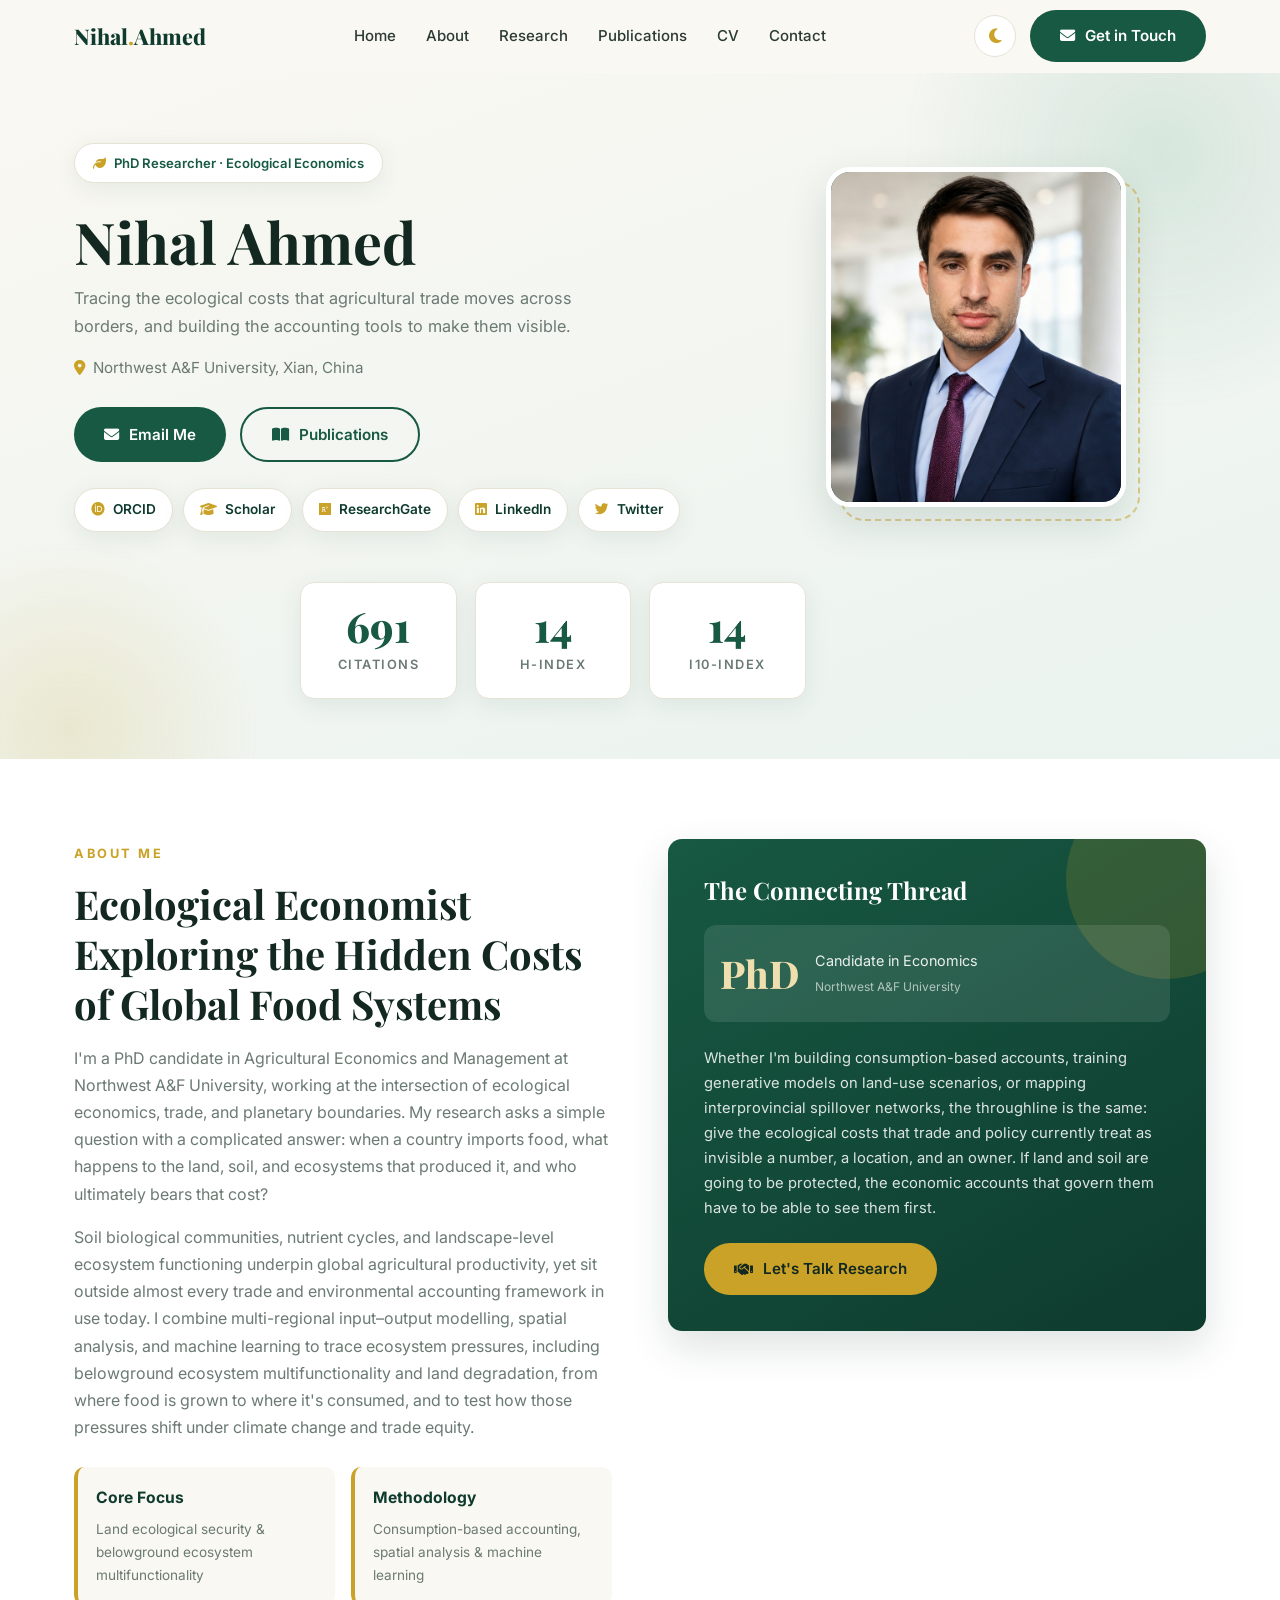
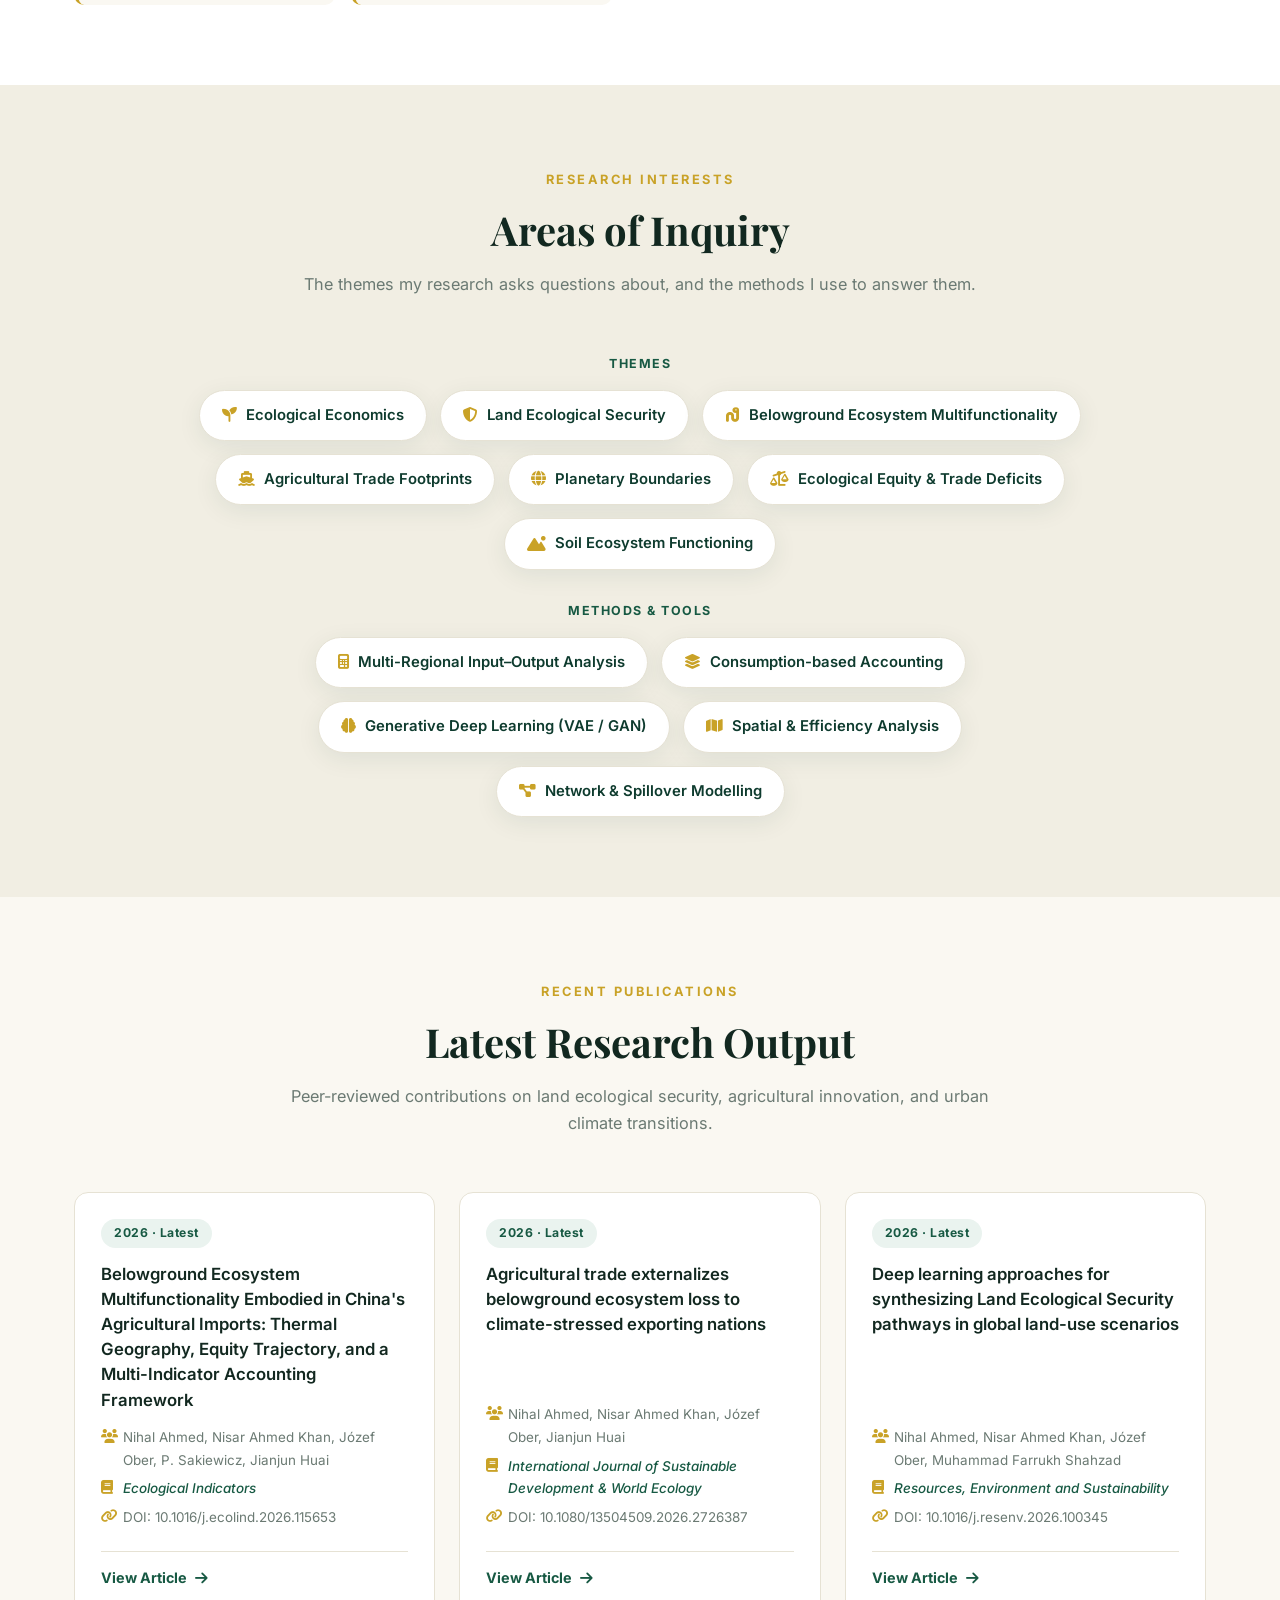
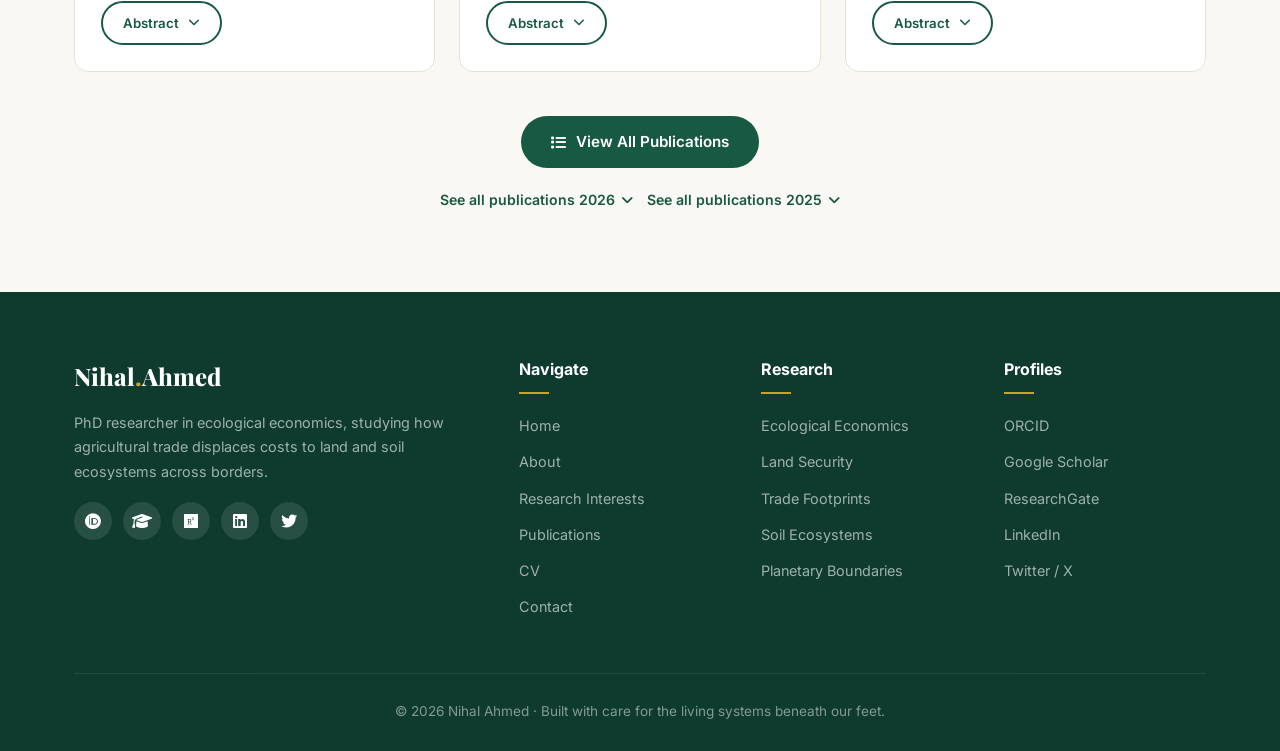
<file: index.html>
<!DOCTYPE html>
<html lang="en">
<head>
<meta charset="UTF-8"/>
<meta name="viewport" content="width=device-width, initial-scale=1.0"/>
<title>Nihal Ahmed — Ecological Economist | PhD Researcher</title>
<link href="https://fonts.googleapis.com/css2?family=Inter:wght@300;400;500;600;700;800&family=Playfair+Display:wght@500;600;700;800&display=swap" rel="stylesheet">
<link rel="stylesheet" href="https://cdnjs.cloudflare.com/ajax/libs/font-awesome/6.4.0/css/all.min.css">
<link rel="stylesheet" href="css/style.css">
<link rel="icon" type="image/png" href="favicon.png">
</head>
<body>

<nav class="nav" id="nav">
  <div class="nav-inner">
    <a href="index.html" class="logo">Nihal<span>.</span>Ahmed</a>
    <ul class="nav-links" id="navLinks">
      <li><a href="index.html">Home</a></li>
      <li><a href="index.html#about">About</a></li>
      <li><a href="index.html#interests">Research</a></li>
      <li><a href="publications.html">Publications</a></li>
      <li><a href="cv.html">CV</a></li>
      <li><a href="contact.html">Contact</a></li>
    </ul>
    <div class="nav-cta">
      <button class="theme-toggle" id="themeToggle" aria-label="Toggle dark mode"><i class="fa-solid fa-moon"></i></button>
      <a href="contact.html" class="btn btn-green"><i class="fa-solid fa-envelope"></i> Get in Touch</a>
      <button class="hamburger" id="hamburger" aria-label="Menu"><i class="fa-solid fa-bars"></i></button>
    </div>
  </div>
</nav>

<header class="hero" id="home">
  <div class="container">
    <div class="hero-grid">
      <div class="hero-text">
        <span class="hero-badge"><i class="fa-solid fa-leaf"></i> PhD Researcher · Ecological Economics</span>
        <h1>Nihal Ahmed</h1>
        <p class="hero-bio">Tracing the ecological costs that agricultural trade moves across borders, and building the accounting tools to make them visible.</p>
        <p class="hero-loc"><i class="fa-solid fa-location-dot"></i> Northwest A&amp;F University, Xian, China</p>
        <div class="hero-actions">
          <a href="mailto:hello@nihalahmed.uk" class="btn btn-green"><i class="fa-solid fa-envelope"></i> Email Me</a>
          <a href="publications.html" class="btn btn-outline"><i class="fa-solid fa-book-open"></i> Publications</a>
        </div>
        <div class="hero-social">
          <a href="https://orcid.org/0000-0002-0183-9583" target="_blank"><i class="fa-brands fa-orcid"></i> ORCID</a>
          <a href="#"><i class="fa-solid fa-graduation-cap"></i> Scholar</a>
          <a href="#"><i class="fa-brands fa-researchgate"></i> ResearchGate</a>
          <a href="#"><i class="fa-brands fa-linkedin"></i> LinkedIn</a>
          <a href="#"><i class="fa-brands fa-twitter"></i> Twitter</a>
        </div>
      </div>
      <div class="hero-photo">
        <div class="photo-wrap">
          <div class="photo-ring"></div>
          <div class="photo-frame">
            <div class="photo-fallback"><b>NA</b><small>Add <strong>assets/profile.png</strong> to show your photo</small></div>
            <img src="assets/profile.png" alt="Nihal Ahmed" onerror="this.style.display='none'">
          </div>
        </div>
      </div>
    </div>

    <div class="stats">
      <div class="stat-card">
        <span class="stat-num counter" data-target="691">691</span>
        <div class="stat-label">Citations</div>
      </div>
    
      <div class="stat-card">
        <span class="stat-num counter" data-target="14">14</span>
        <div class="stat-label">h-index</div>
      </div>

      <div class="stat-card">
        <span class="stat-num counter" data-target="14">14</span>
        <div class="stat-label">i10-index</div>
      </div>
    </div>
</header>

<section class="about" id="about">
  <div class="container">
    <div class="about-grid">
      <div class="about-text reveal">
        <span class="section-label">About Me</span>
        <h2 class="section-title">Ecological Economist Exploring the Hidden Costs of Global Food Systems</h2>
        <p>I'm a PhD candidate in Agricultural Economics and Management at Northwest A&amp;F University, working at the intersection of ecological economics, trade, and planetary boundaries. My research asks a simple question with a complicated answer: when a country imports food, what happens to the land, soil, and ecosystems that produced it, and who ultimately bears that cost?</p>
        <p>Soil biological communities, nutrient cycles, and landscape-level ecosystem functioning underpin global agricultural productivity, yet sit outside almost every trade and environmental accounting framework in use today. I combine multi-regional input&ndash;output modelling, spatial analysis, and machine learning to trace ecosystem pressures, including belowground ecosystem multifunctionality and land degradation, from where food is grown to where it's consumed, and to test how those pressures shift under climate change and trade equity.</p>
        <div class="about-points">
          <div class="point"><h4>Core Focus</h4><p>Land ecological security &amp; belowground ecosystem multifunctionality</p></div>
          <div class="point"><h4>Methodology</h4><p>Consumption-based accounting, spatial analysis &amp; machine learning</p></div>
        </div>
      </div>
      <div class="about-card reveal">
        <h3>The Connecting Thread</h3>
        <div class="about-meta"><span class="big">PhD</span><p>Candidate in Economics<br><small style="opacity:.7">Northwest A&amp;F University</small></p></div>
        <p>Whether I'm building consumption-based accounts, training generative models on land-use scenarios, or mapping interprovincial spillover networks, the throughline is the same: give the ecological costs that trade and policy currently treat as invisible a number, a location, and an owner. If land and soil are going to be protected, the economic accounts that govern them have to be able to see them first.</p>
        <a href="contact.html" class="btn btn-gold"><i class="fa-solid fa-handshake"></i> Let's Talk Research</a>
      </div>
    </div>
  </div>
</section>

<section class="interests" id="interests">
  <div class="container">
    <div class="section-head reveal">
      <span class="section-label">Research Interests</span>
      <h2 class="section-title">Areas of Inquiry</h2>
      <p class="section-intro">The themes my research asks questions about, and the methods I use to answer them.</p>
    </div>
    <div class="interest-group reveal">
      <span class="interest-group-label">Themes</span>
      <div class="tag-cloud">
        <span class="tag"><i class="fa-solid fa-seedling"></i> Ecological Economics</span>
        <span class="tag"><i class="fa-solid fa-shield-halved"></i> Land Ecological Security</span>
        <span class="tag"><i class="fa-solid fa-worm"></i> Belowground Ecosystem Multifunctionality</span>
        <span class="tag"><i class="fa-solid fa-ship"></i> Agricultural Trade Footprints</span>
        <span class="tag"><i class="fa-solid fa-globe"></i> Planetary Boundaries</span>
        <span class="tag"><i class="fa-solid fa-scale-unbalanced"></i> Ecological Equity &amp; Trade Deficits</span>
        <span class="tag"><i class="fa-solid fa-mountain-sun"></i> Soil Ecosystem Functioning</span>
      </div>
    </div>
    <div class="interest-group reveal">
      <span class="interest-group-label">Methods &amp; Tools</span>
      <div class="tag-cloud">
        <span class="tag"><i class="fa-solid fa-calculator"></i> Multi-Regional Input&ndash;Output Analysis</span>
        <span class="tag"><i class="fa-solid fa-layer-group"></i> Consumption-based Accounting</span>
        <span class="tag"><i class="fa-solid fa-brain"></i> Generative Deep Learning (VAE / GAN)</span>
        <span class="tag"><i class="fa-solid fa-map"></i> Spatial &amp; Efficiency Analysis</span>
        <span class="tag"><i class="fa-solid fa-diagram-project"></i> Network &amp; Spillover Modelling</span>
      </div>
    </div>
  </div>
</section>

<section id="publications">
  <div class="container">
    <div class="section-head reveal">
      <span class="section-label">Recent Publications</span>
      <h2 class="section-title">Latest Research Output</h2>
      <p class="section-intro">Peer-reviewed contributions on land ecological security, agricultural innovation, and urban climate transitions.</p>
    </div>
    <div class="pub-grid">

      <!-- Paper 1: "Latest" -->
      <article class="pub-card reveal">
  <span class="pub-year">2026 · Latest</span>
  <h3><a href="https://doi.org/10.1016/j.ecolind.2026.115653" target="_blank">Belowground Ecosystem Multifunctionality Embodied in China's Agricultural Imports: Thermal Geography, Equity Trajectory, and a Multi-Indicator Accounting Framework</a></h3>
  <p class="pub-meta"><i class="fa-solid fa-users"></i> Nihal Ahmed, Nisar Ahmed Khan, Józef Ober, P. Sakiewicz, Jianjun Huai</p>
  <p class="pub-meta"><i class="fa-solid fa-book"></i> <span class="pub-journal">Ecological Indicators</span></p>
  <p class="pub-meta"><i class="fa-solid fa-link"></i> DOI: 10.1016/j.ecolind.2026.115653</p>
  <a href="https://doi.org/10.1016/j.ecolind.2026.115653" target="_blank" class="pub-link">View Article <i class="fa-solid fa-arrow-right"></i></a>
        <details class="pub-abstract">
          <summary>Abstract <i class="fa-solid fa-chevron-down"></i></summary>
          <p class="abstract-text">Belowground ecosystem multifunctionality (BEMF), a composite indicator of soil biological and biogeochemical functioning, underpins agricultural productivity yet is absent from consumption-based environmental indicator frameworks. We develop and apply the first annual trade-embodied BEMF indicator system for a national economy, applied to China's agricultural sector (2009&ndash;2022), built from a spatially resolved country&ndash;sector intensity matrix spanning 2,222 cells across 133 nations (93.9% direct pixel-level data), linked to bilateral trade flows from 61 partners. The framework integrates six components: consumption-based accounting, structural decomposition, thermal stress stratification, biocapacity overdraft, planetary equity boundary tracking, and counterfactual analysis. China's consumption-based BEMF expanded 48.2% while import-embodied BEMF grew 161.7%, with import-volume growth contributing 124% of cumulative change and geographic re-sourcing producing no detectable ecological signal over fourteen years. A thermal stress concentration indicator benchmarked against the 16.4&deg;C suppression threshold shows thermally stressed origins supplied 64.1% of import-embodied BEMF by 2022, with a persistently sub-unity concentration ratio confirming systematic per-ton underperformance of thermally degraded suppliers. A planetary equity boundary exceedance ratio rising from 0.419 to 0.676 projects transgression of the global equal-rights BEMF allocation by approximately 2036 under the full trend, with shorter recent windows placing this later, within 2036&ndash;2049. Counterfactual indicators quantify a thermal quality penalty of up to 7.7% of annual consumption-based BEMF, achievable through sourcing geography alone without altering trade volumes or commodity composition. The framework is replicable across any agricultural trading economy, offering an operational tool for integrating belowground indicators into biodiversity monitoring aligned with the Kunming-Montreal Global Biodiversity Framework and SDG 15.3.</p>
        </details>
</article>
      <!-- Paper 2:  "Latest" -->  
      <article class="pub-card reveal">
        <span class="pub-year">2026 · Latest</span>
        <h3><a href="https://doi.org/10.1080/13504509.2026.2726387" target="_blank">Agricultural trade externalizes belowground ecosystem loss to climate-stressed exporting nations</a></h3>
        <p class="pub-meta"><i class="fa-solid fa-users"></i> Nihal Ahmed, Nisar Ahmed Khan, Józef Ober, Jianjun Huai</p>
        <p class="pub-meta"><i class="fa-solid fa-book"></i> <span class="pub-journal">International Journal of Sustainable Development & World Ecology</span></p>
        <p class="pub-meta"><i class="fa-solid fa-link"></i> DOI: 10.1080/13504509.2026.2726387</p>
        <a href="https://doi.org/10.1080/13504509.2026.2726387" target="_blank" class="pub-link">View Article <i class="fa-solid fa-arrow-right"></i></a>
        <details class="pub-abstract">
          <summary>Abstract <i class="fa-solid fa-chevron-down"></i></summary>
          <p class="abstract-text">International agricultural trade redistributes environmental burdens across borders, yet one cost remains unquantified: the loss of belowground ecosystem multifunctionality (BEMF) in producing nations, and the degree to which climate warming amplifies it. We provide the first global quantification of trade-embodied BEMF loss, coupling 15 soil biological and biogeochemical indicators with the FABIO multi-regional input-output framework (155 matched exporting nations, 123 commodity sectors) and CMIP6 projections under three emissions scenarios to 2100. International trade embodies 14.7% of global cropland BEMF production. Thermally stressed exporters sustain 37% lower per-hectare BEMF than climatically stable exporters, yet direct a larger share of their production into trade, so supply chains draw disproportionately on the most ecologically depleted regions. Export-driven hotspots concentrate in Brazil, Sudan, India, and Eswatini, with the Brazil-to-China soybean corridor the single largest transfer. We argue for integrating belowground indicators into consumption-based accounting and applying a Climate Exacerbation Factor within climate-adjusted supply chain governance.</p>
        </details>
      </article>
            
      <!-- Paper 3:  "Latest" -->      
      <article class="pub-card reveal">
        <span class="pub-year">2026 · Latest</span>
        <h3><a href="https://doi.org/10.1016/j.resenv.2026.100345" target="_blank">Deep learning approaches for synthesizing Land Ecological Security pathways in global land-use scenarios</a></h3>
        <p class="pub-meta"><i class="fa-solid fa-users"></i> Nihal Ahmed, Nisar Ahmed Khan, Józef Ober, Muhammad Farrukh Shahzad</p>
        <p class="pub-meta"><i class="fa-solid fa-book"></i> <span class="pub-journal">Resources, Environment and Sustainability</span></p>
        <p class="pub-meta"><i class="fa-solid fa-link"></i> DOI: 10.1016/j.resenv.2026.100345</p>
        <a href="https://doi.org/10.1016/j.resenv.2026.100345" target="_blank" class="pub-link">View Article <i class="fa-solid fa-arrow-right"></i></a>
        <details class="pub-abstract">
          <summary>Abstract <i class="fa-solid fa-chevron-down"></i></summary>
          <p class="abstract-text">Land-use scenario projections are essential tools for sustainable development planning, but conventional integrated assessment model (IAM) approaches face computational constraints and limited scenario diversity across land degradation risk categories. We present a deep-learning methodology for categorizing and synthesizing Land Ecological Security (LES) trajectories using artificial scenario generation based on SDG 15.3.1 degradation indicators. Examining 1,202 land-use projections from the CMIP6/ScenarioMIP LUH2 database, we trained three generative deep learning models (Variational Autoencoder, Conditional GAN, Recurrent Conditional GAN) to synthesize 30,000 artificial land-use trajectories at minimal computational cost across High-LES, Mid-LES, and Low-LES pathway classes, reproducing key variable distributions and passing internal land-balance checks. The Variational Autoencoder framework delivered superior classification performance, showing that deep learning can augment conventional land-system assessment while maintaining consistency with traditional IAM frameworks.</p>
        </details>
      </article>
    </div>
    <div class="view-all-wrap reveal">
      <a href="publications.html" class="btn btn-green"><i class="fa-solid fa-list"></i> View All Publications</a>
      <div class="year-links">
        <a href="publications.html" class="year-link">See all publications 2026 <i class="fa-solid fa-angle-down"></i></a>
        <a href="publications.html" class="year-link">See all publications 2025 <i class="fa-solid fa-angle-down"></i></a>
      </div>
    </div>
  </div>
</section>

<footer class="footer">
  <div class="container">
    <div class="footer-grid">
      <div class="footer-col">
        <div class="footer-logo">Nihal<span>.</span>Ahmed</div>
        <p>PhD researcher in ecological economics, studying how agricultural trade displaces costs to land and soil ecosystems across borders.</p>
        <div class="social-row">
          <a href="https://orcid.org/0000-0002-0183-9583" target="_blank"><i class="fa-brands fa-orcid"></i></a>
          <a href="#"><i class="fa-solid fa-graduation-cap"></i></a>
          <a href="#"><i class="fa-brands fa-researchgate"></i></a>
          <a href="#"><i class="fa-brands fa-linkedin"></i></a>
          <a href="#"><i class="fa-brands fa-twitter"></i></a>
        </div>
      </div>
      <div class="footer-col">
        <h4>Navigate</h4>
        <ul>
          <li><a href="index.html">Home</a></li>
          <li><a href="index.html#about">About</a></li>
          <li><a href="index.html#interests">Research Interests</a></li>
          <li><a href="publications.html">Publications</a></li>
          <li><a href="cv.html">CV</a></li>
          <li><a href="contact.html">Contact</a></li>
        </ul>
      </div>
      <div class="footer-col">
        <h4>Research</h4>
        <ul>
          <li><a href="index.html#interests">Ecological Economics</a></li>
          <li><a href="index.html#interests">Land Security</a></li>
          <li><a href="index.html#interests">Trade Footprints</a></li>
          <li><a href="index.html#interests">Soil Ecosystems</a></li>
          <li><a href="index.html#interests">Planetary Boundaries</a></li>
        </ul>
      </div>
      <div class="footer-col">
        <h4>Profiles</h4>
        <ul>
          <li><a href="https://orcid.org/0000-0002-0183-9583" target="_blank">ORCID</a></li>
          <li><a href="#">Google Scholar</a></li>
          <li><a href="#">ResearchGate</a></li>
          <li><a href="#">LinkedIn</a></li>
          <li><a href="#">Twitter / X</a></li>
        </ul>
      </div>
    </div>
    <div class="footer-bottom">© 2026 Nihal Ahmed · Built with care for the living systems beneath our feet.</div>
  </div>
</footer>

<button class="to-top" id="toTop" aria-label="Back to top"><i class="fa-solid fa-arrow-up"></i></button>

<script src="js/main.js"></script>
</body>
</html>
</file>
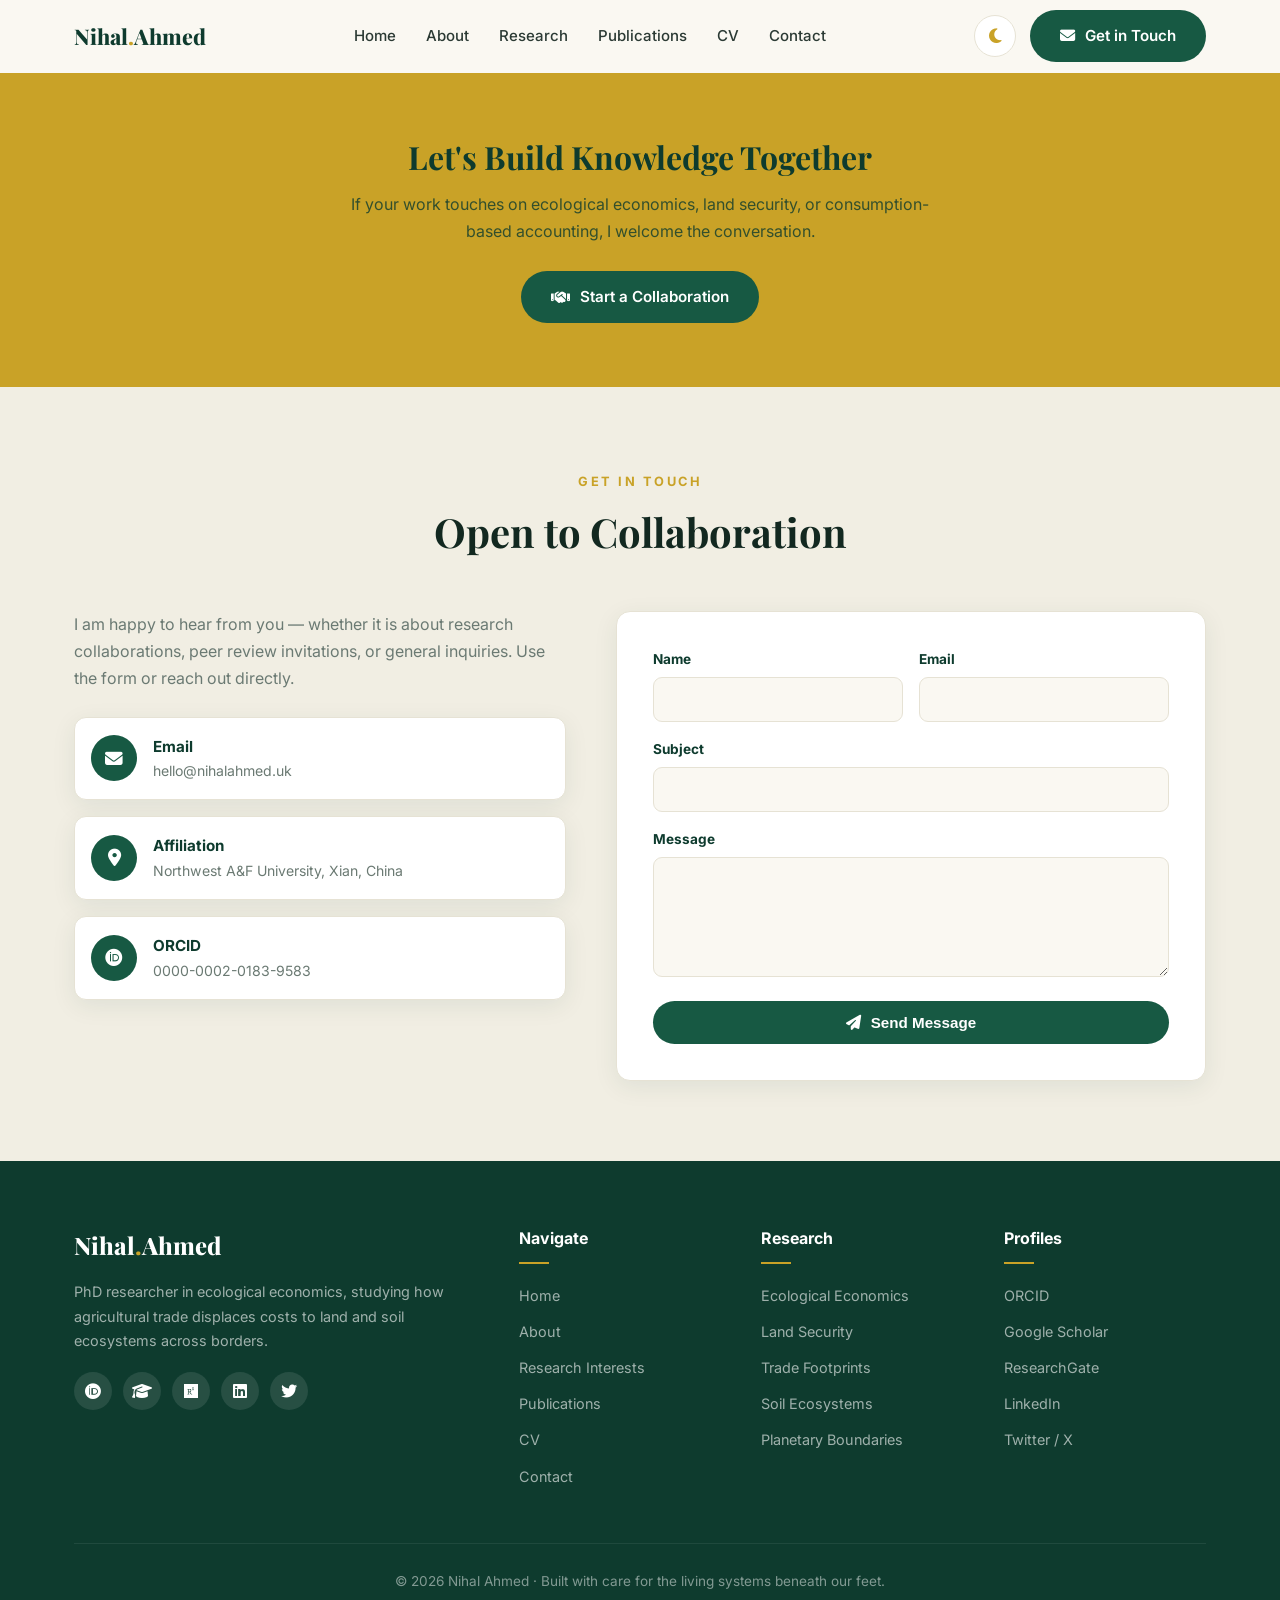
<file: contact.html>
<!DOCTYPE html>
<html lang="en">
<head>
<meta charset="UTF-8"/>
<meta name="viewport" content="width=device-width, initial-scale=1.0"/>
<title>Contact — Nihal Ahmed</title>
<link href="https://fonts.googleapis.com/css2?family=Inter:wght@300;400;500;600;700;800&family=Playfair+Display:wght@500;600;700;800&display=swap" rel="stylesheet">
<link rel="stylesheet" href="https://cdnjs.cloudflare.com/ajax/libs/font-awesome/6.4.0/css/all.min.css">
<link rel="stylesheet" href="css/style.css">
<link rel="icon" type="image/png" href="favicon.png">
</head>
<body>

<nav class="nav" id="nav">
  <div class="nav-inner">
    <a href="index.html" class="logo">Nihal<span>.</span>Ahmed</a>
    <ul class="nav-links" id="navLinks">
      <li><a href="index.html">Home</a></li>
      <li><a href="index.html#about">About</a></li>
      <li><a href="index.html#interests">Research</a></li>
      <li><a href="publications.html">Publications</a></li>
      <li><a href="cv.html">CV</a></li>
      <li><a href="contact.html">Contact</a></li>
    </ul>
    <div class="nav-cta">
      <button class="theme-toggle" id="themeToggle" aria-label="Toggle dark mode"><i class="fa-solid fa-moon"></i></button>
      <a href="contact.html" class="btn btn-green"><i class="fa-solid fa-envelope"></i> Get in Touch</a>
      <button class="hamburger" id="hamburger" aria-label="Menu"><i class="fa-solid fa-bars"></i></button>
    </div>
  </div>
</nav>

<section class="cta">
  <div class="container">
    <h2>Let's Build Knowledge Together</h2>
    <p>If your work touches on ecological economics, land security, or consumption-based accounting, I welcome the conversation.</p>
    <a href="#contact" class="btn btn-green"><i class="fa-solid fa-handshake"></i> Start a Collaboration</a>
  </div>
</section>

<section class="contact" id="contact">
  <div class="container">
    <div class="section-head reveal">
      <span class="section-label">Get in Touch</span>
      <h2 class="section-title">Open to Collaboration</h2>
    </div>
    <div class="contact-grid">
      <div class="reveal">
        <p style="color:var(--muted);margin-bottom:24px">I am happy to hear from you — whether it is about research collaborations, peer review invitations, or general inquiries. Use the form or reach out directly.</p>
        <div class="contact-item"><i class="fa-solid fa-envelope"></i><div><h4>Email</h4><p>hello@nihalahmed.uk</p></div></div>
        <div class="contact-item"><i class="fa-solid fa-location-dot"></i><div><h4>Affiliation</h4><p>Northwest A&amp;F University, Xian, China</p></div></div>
        <div class="contact-item"><i class="fa-brands fa-orcid"></i><div><h4>ORCID</h4><p>0000-0002-0183-9583</p></div></div>
      </div>
      <form class="contact-form reveal" id="contactForm">
        <div class="form-row">
          <div class="form-group"><label>Name</label><input type="text" required></div>
          <div class="form-group"><label>Email</label><input type="email" required></div>
        </div>
        <div class="form-group"><label>Subject</label><input type="text" required></div>
        <div class="form-group"><label>Message</label><textarea required></textarea></div>
        <button type="submit" class="btn btn-green"><i class="fa-solid fa-paper-plane"></i> Send Message</button>
        <div class="form-success" id="formSuccess"><i class="fa-solid fa-circle-check"></i> Message sent successfully!</div>
      </form>
    </div>
  </div>
</section>

<footer class="footer">
  <div class="container">
    <div class="footer-grid">
      <div class="footer-col">
        <div class="footer-logo">Nihal<span>.</span>Ahmed</div>
        <p>PhD researcher in ecological economics, studying how agricultural trade displaces costs to land and soil ecosystems across borders.</p>
        <div class="social-row">
          <a href="https://orcid.org/0000-0002-0183-9583" target="_blank"><i class="fa-brands fa-orcid"></i></a>
          <a href="https://scholar.google.com/citations?hl=en&user=thNqdHMAAAAJ&view_op=list_works&sortby=pubdate" target="_blank" rel="noopener" aria-label="Google Scholar"><i class="fa-solid fa-graduation-cap"></i></a>
          <a href="#"><i class="fa-brands fa-researchgate"></i></a>
          <a href="#"><i class="fa-brands fa-linkedin"></i></a>
          <a href="#"><i class="fa-brands fa-twitter"></i></a>
        </div>
      </div>
      <div class="footer-col">
        <h4>Navigate</h4>
        <ul>
          <li><a href="index.html">Home</a></li>
          <li><a href="index.html#about">About</a></li>
          <li><a href="index.html#interests">Research Interests</a></li>
          <li><a href="publications.html">Publications</a></li>
          <li><a href="cv.html">CV</a></li>
          <li><a href="contact.html">Contact</a></li>
        </ul>
      </div>
      <div class="footer-col">
        <h4>Research</h4>
        <ul>
          <li><a href="index.html#interests">Ecological Economics</a></li>
          <li><a href="index.html#interests">Land Security</a></li>
          <li><a href="index.html#interests">Trade Footprints</a></li>
          <li><a href="index.html#interests">Soil Ecosystems</a></li>
          <li><a href="index.html#interests">Planetary Boundaries</a></li>
        </ul>
      </div>
      <div class="footer-col">
        <h4>Profiles</h4>
        <ul>
          <li><a href="https://orcid.org/0000-0002-0183-9583" target="_blank">ORCID</a></li>
          <li><a href="https://scholar.google.com/citations?hl=en&user=thNqdHMAAAAJ&view_op=list_works&sortby=pubdate" target="_blank" rel="noopener">Google Scholar</a></li>
          <li><a href="#">ResearchGate</a></li>
          <li><a href="#">LinkedIn</a></li>
          <li><a href="#">Twitter / X</a></li>
        </ul>
      </div>
    </div>
    <div class="footer-bottom">© 2026 Nihal Ahmed · Built with care for the living systems beneath our feet.</div>
  </div>
</footer>

<button class="to-top" id="toTop" aria-label="Back to top"><i class="fa-solid fa-arrow-up"></i></button>

<script src="js/main.js"></script>
</body>
</html>
</file>
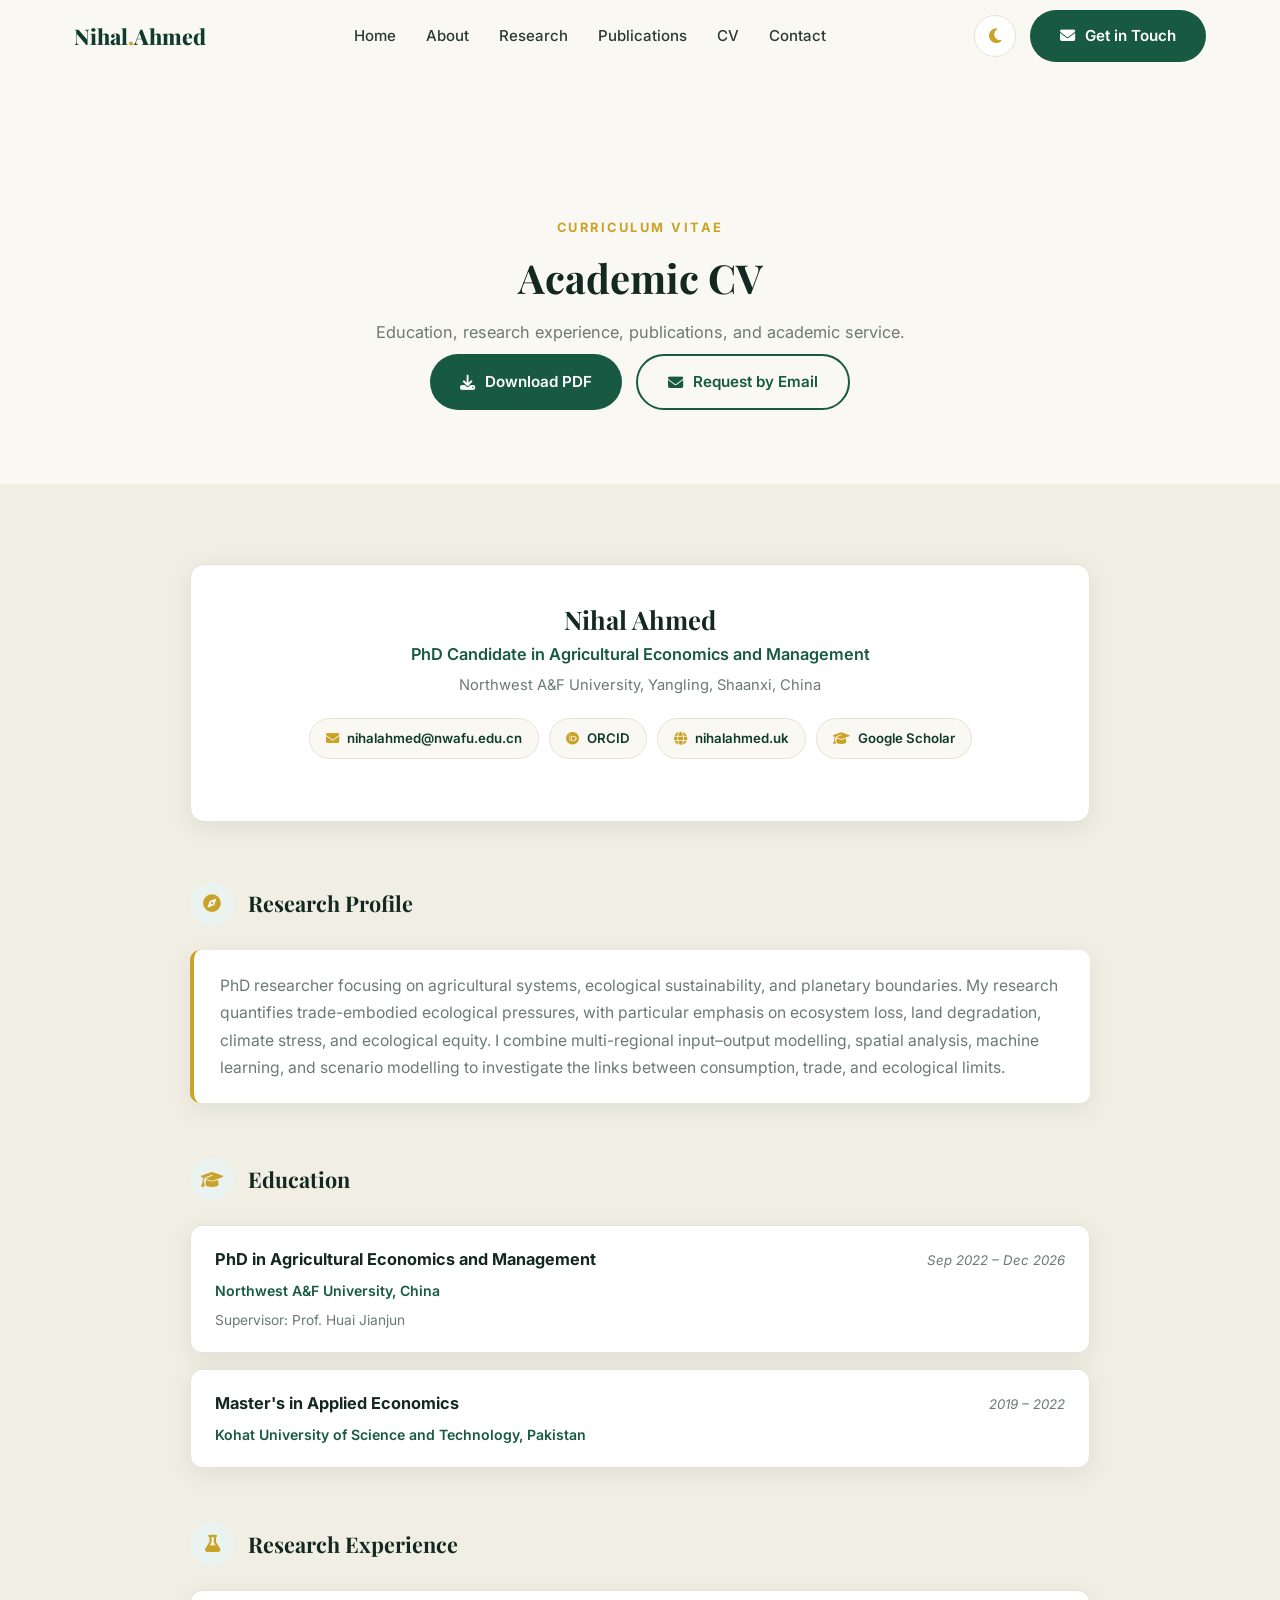
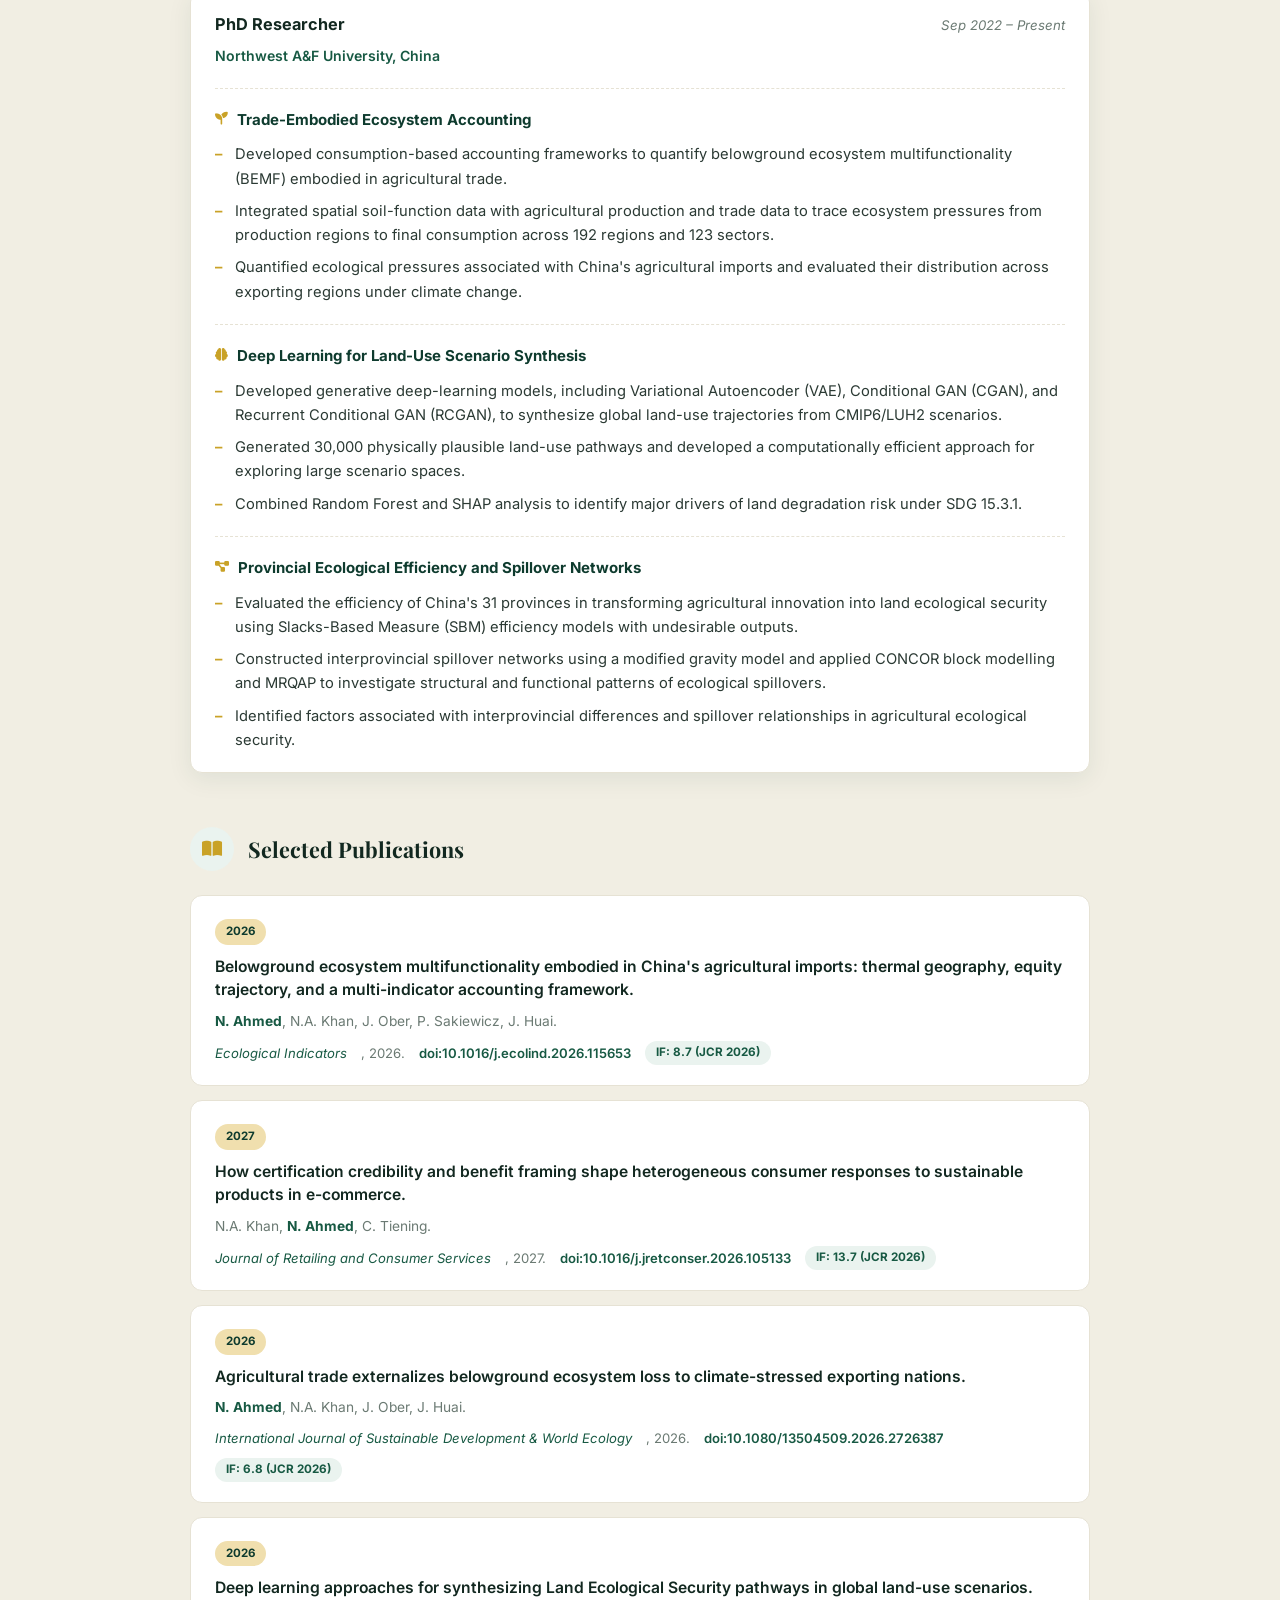
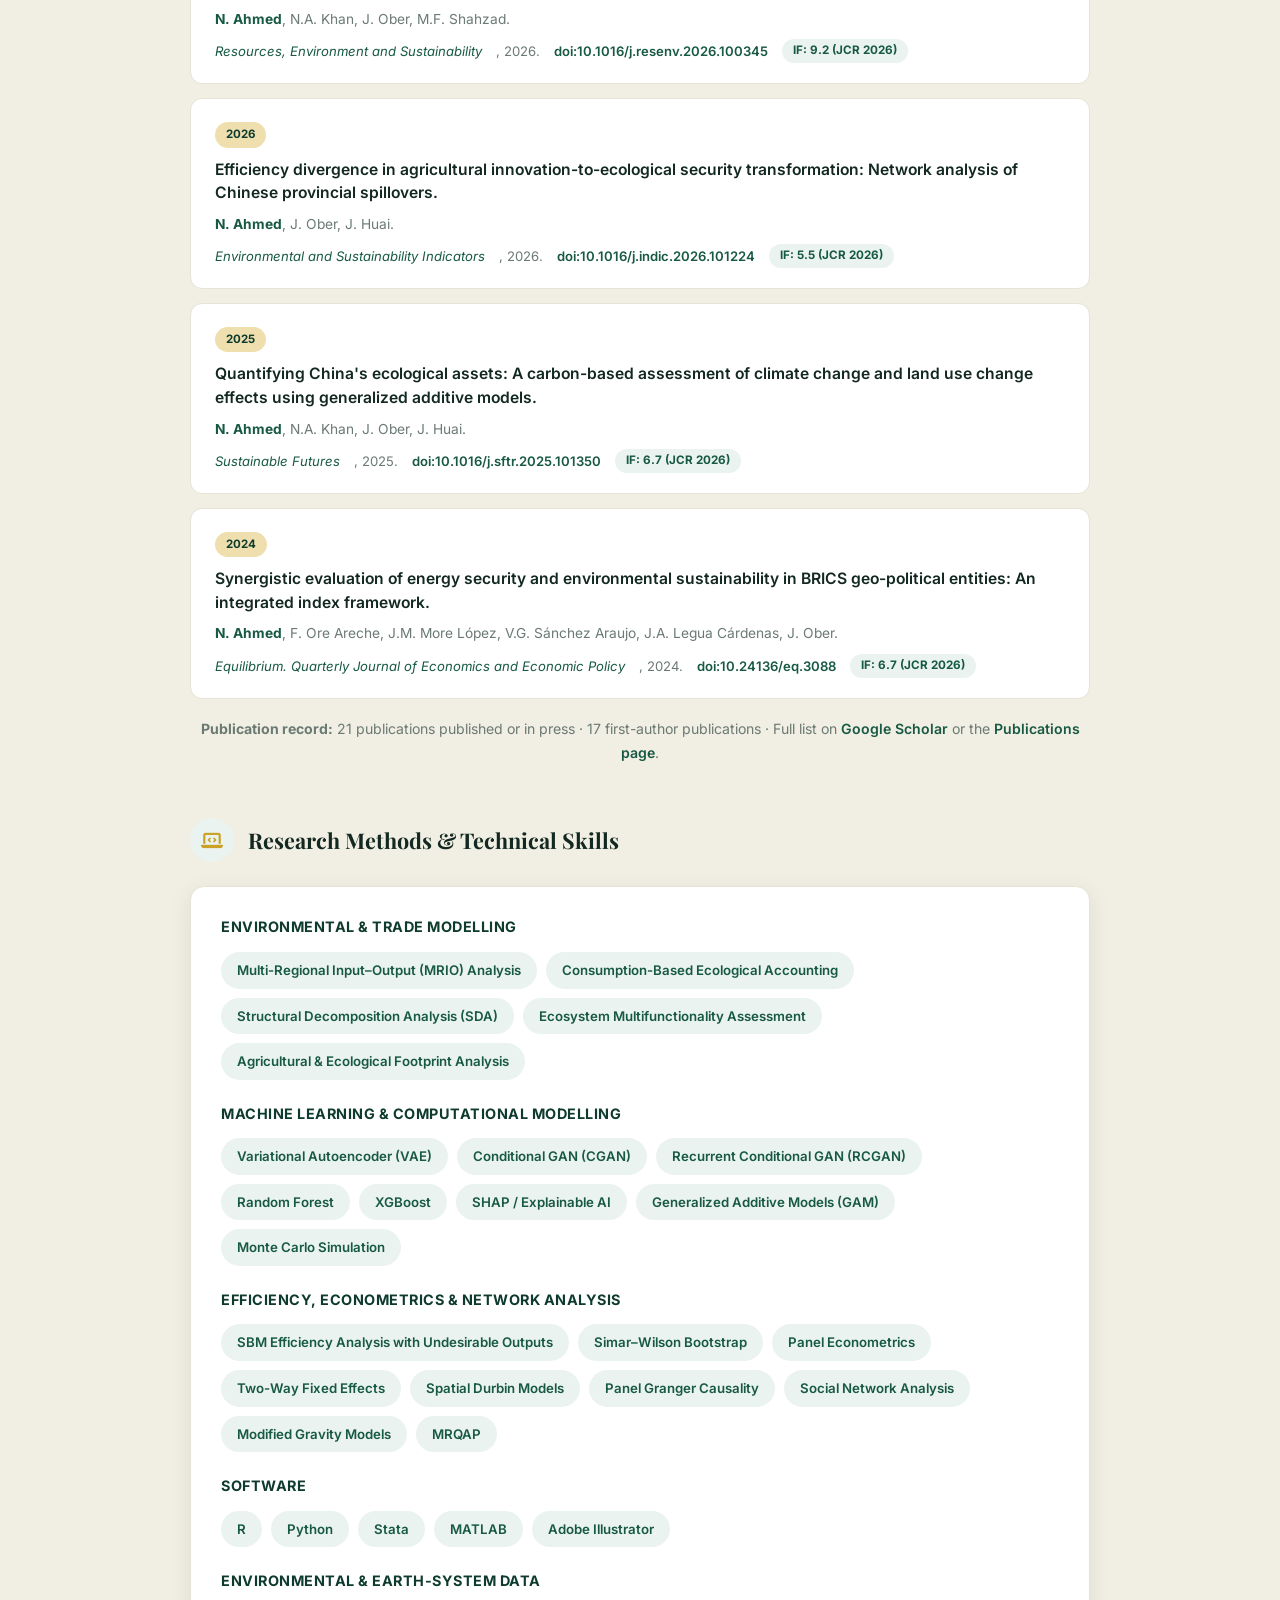
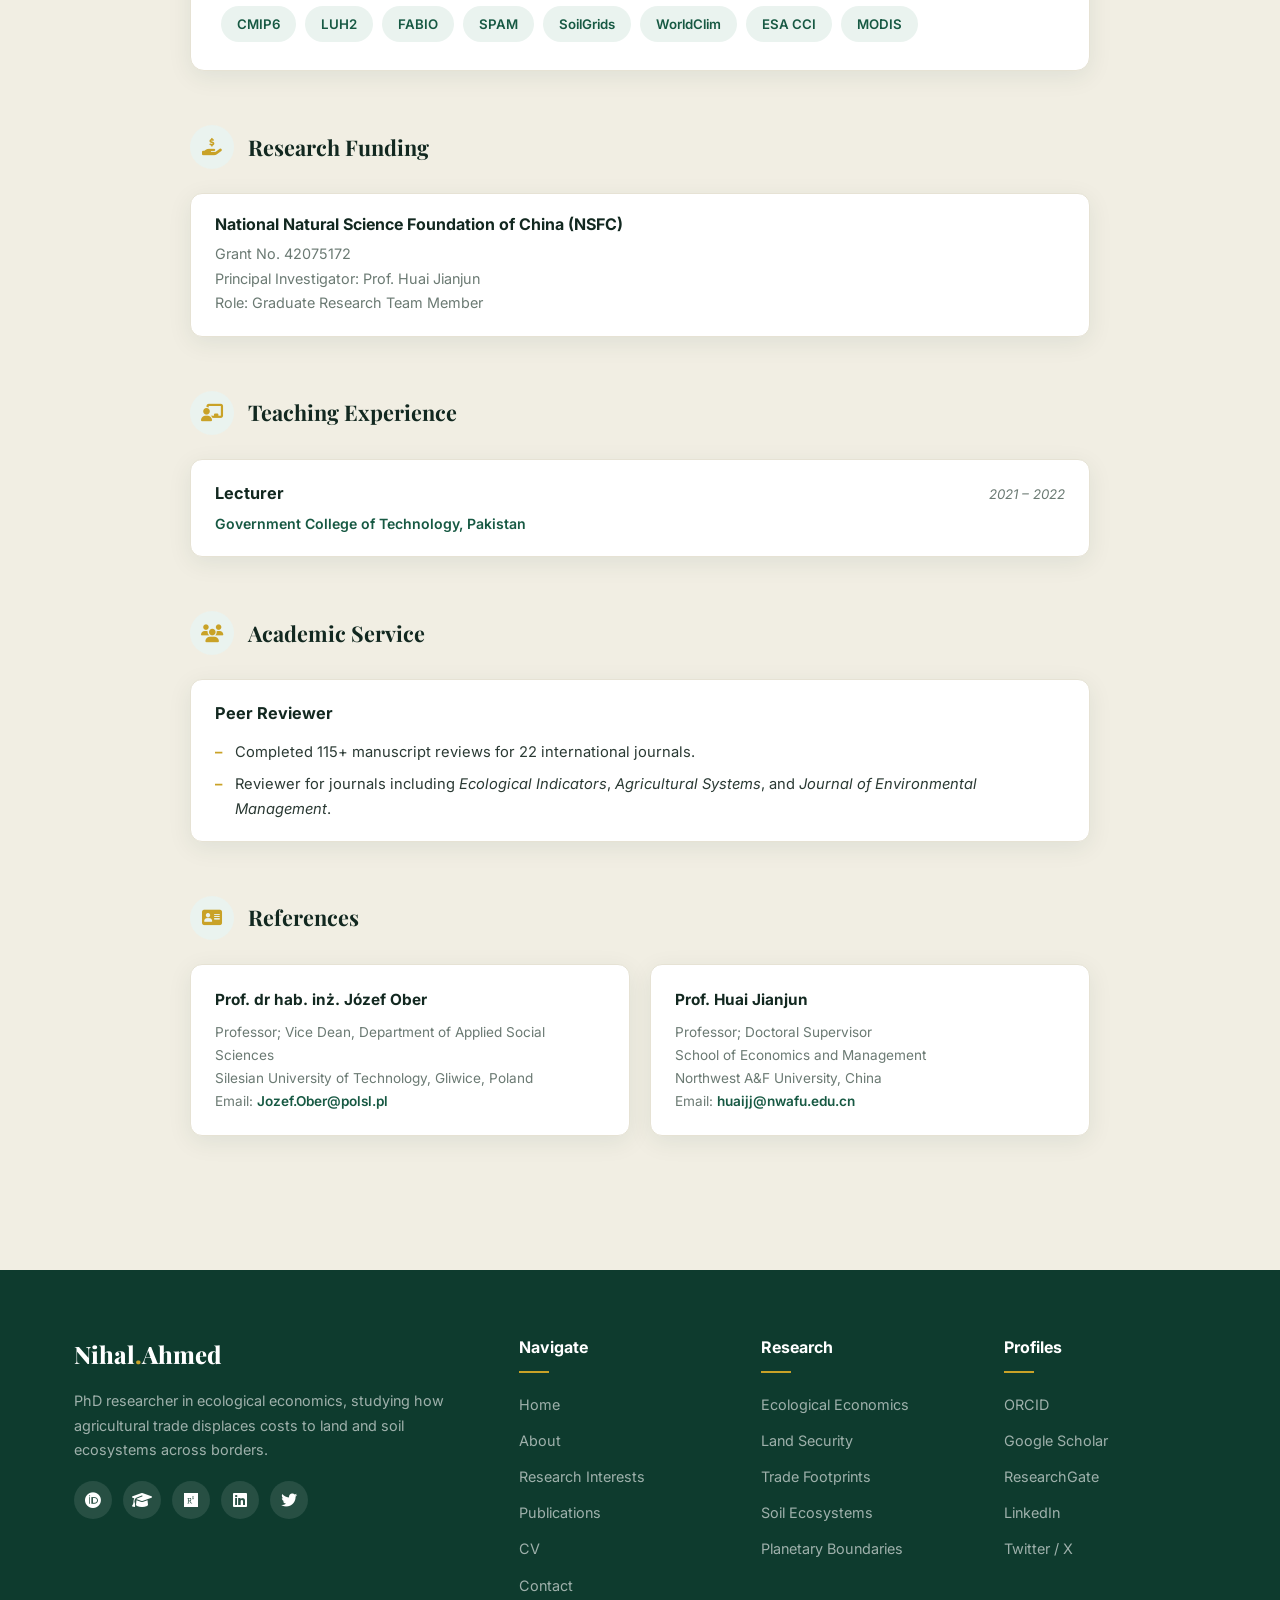
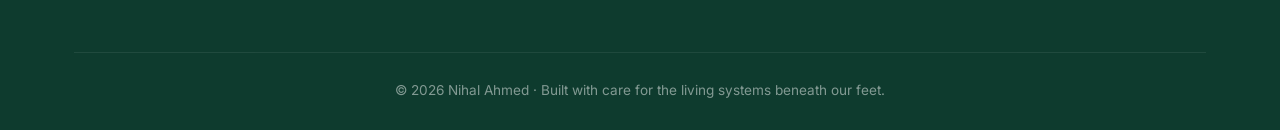
<file: cv.html>
<!DOCTYPE html>
<html lang="en">
<head>
<meta charset="UTF-8"/>
<meta name="viewport" content="width=device-width, initial-scale=1.0"/>
<title>CV — Nihal Ahmed</title>
<meta name="description" content="Curriculum vitae of Nihal Ahmed — PhD candidate in Agricultural Economics and Management, Northwest A&F University. Education, research experience, publications, and academic service.">
<link rel="preconnect" href="https://fonts.googleapis.com">
<link rel="preconnect" href="https://fonts.gstatic.com" crossorigin>
<link href="https://fonts.googleapis.com/css2?family=Inter:wght@300;400;500;600;700;800&family=Playfair+Display:wght@500;600;700;800&display=swap" rel="stylesheet">
<link rel="stylesheet" href="https://cdnjs.cloudflare.com/ajax/libs/font-awesome/6.5.2/css/all.min.css">
<link rel="stylesheet" href="css/style.css">
</head>
<body>

<nav class="nav" id="nav">
  <div class="nav-inner">
    <a href="index.html" class="logo">Nihal<span>.</span>Ahmed</a>
    <ul class="nav-links" id="navLinks">
      <li><a href="index.html">Home</a></li>
      <li><a href="index.html#about">About</a></li>
      <li><a href="index.html#interests">Research</a></li>
      <li><a href="publications.html">Publications</a></li>
      <li><a href="cv.html">CV</a></li>
      <li><a href="contact.html">Contact</a></li>
    </ul>
    <div class="nav-cta">
      <button class="theme-toggle" id="themeToggle" aria-label="Toggle dark mode"><i class="fa-solid fa-moon"></i></button>
      <a href="contact.html" class="btn btn-green"><i class="fa-solid fa-envelope"></i> Get in Touch</a>
      <button class="hamburger" id="hamburger" aria-label="Menu"><i class="fa-solid fa-bars"></i></button>
    </div>
  </div>
</nav>

<section style="padding-top: 140px; padding-bottom: 20px;">
  <div class="container">
    <div class="section-head reveal">
      <span class="section-label">Curriculum Vitae</span>
      <h1 class="section-title">Academic CV</h1>
      <p class="section-intro">Education, research experience, publications, and academic service.</p>
      <div class="cv-actions">
        <a href="assets/Nihal-Ahmed-CV.pdf" class="btn btn-green" download><i class="fa-solid fa-download"></i> Download PDF</a>
        <a href="mailto:hello@nihalahmed.uk?subject=CV Request" class="btn btn-outline"><i class="fa-solid fa-envelope"></i> Request by Email</a>
      </div>
    </div>
  </div>
</section>

<section id="cv">
  <div class="container">

    <!-- ============ INTRO / CONTACT ============ -->
    <div class="cv-intro reveal">
      <h2>Nihal Ahmed</h2>
      <p class="cv-role">PhD Candidate in Agricultural Economics and Management</p>
      <p class="cv-affil">Northwest A&amp;F University, Yangling, Shaanxi, China</p>
      <div class="cv-contacts">
        <a href="mailto:nihalahmed@nwafu.edu.cn"><i class="fa-solid fa-envelope"></i> nihalahmed@nwafu.edu.cn</a>
        <a href="https://orcid.org/0000-0002-0183-9583" target="_blank" rel="noopener"><i class="fa-brands fa-orcid"></i> ORCID</a>
        <a href="https://nihalahmed.uk/" target="_blank" rel="noopener"><i class="fa-solid fa-globe"></i> nihalahmed.uk</a>
        <a href="https://scholar.google.com/citations?user=thNqdHMAAAAJ" target="_blank" rel="noopener"><i class="fa-solid fa-graduation-cap"></i> Google Scholar</a>
      </div>
    </div>

    <!-- ============ RESEARCH PROFILE ============ -->
    <div class="cv-block reveal">
      <div class="cv-block-head">
        <span class="ic"><i class="fa-solid fa-compass"></i></span>
        <h2>Research Profile</h2>
      </div>
      <p class="cv-profile-text">PhD researcher focusing on agricultural systems, ecological sustainability, and planetary boundaries. My research quantifies trade-embodied ecological pressures, with particular emphasis on ecosystem loss, land degradation, climate stress, and ecological equity. I combine multi-regional input&ndash;output modelling, spatial analysis, machine learning, and scenario modelling to investigate the links between consumption, trade, and ecological limits.</p>
    </div>

    <!-- ============ EDUCATION ============ -->
    <div class="cv-block reveal">
      <div class="cv-block-head">
        <span class="ic"><i class="fa-solid fa-graduation-cap"></i></span>
        <h2>Education</h2>
      </div>
      <div class="cv-entry">
        <div class="cv-entry-top">
          <span class="cv-entry-title">PhD in Agricultural Economics and Management</span>
          <span class="cv-entry-date">Sep 2022 &ndash; Dec 2026</span>
        </div>
        <div class="cv-entry-org">Northwest A&amp;F University, China</div>
        <div class="cv-entry-sub">Supervisor: Prof. Huai Jianjun</div>
      </div>
      <div class="cv-entry">
        <div class="cv-entry-top">
          <span class="cv-entry-title">Master's in Applied Economics</span>
          <span class="cv-entry-date">2019 &ndash; 2022</span>
        </div>
        <div class="cv-entry-org">Kohat University of Science and Technology, Pakistan</div>
      </div>
    </div>

    <!-- ============ RESEARCH EXPERIENCE ============ -->
    <div class="cv-block reveal">
      <div class="cv-block-head">
        <span class="ic"><i class="fa-solid fa-flask"></i></span>
        <h2>Research Experience</h2>
      </div>
      <div class="cv-entry">
        <div class="cv-entry-top">
          <span class="cv-entry-title">PhD Researcher</span>
          <span class="cv-entry-date">Sep 2022 &ndash; Present</span>
        </div>
        <div class="cv-entry-org">Northwest A&amp;F University, China</div>

        <div class="cv-subentry">
          <h4><i class="fa-solid fa-seedling"></i> Trade-Embodied Ecosystem Accounting</h4>
          <ul class="cv-bullets">
            <li>Developed consumption-based accounting frameworks to quantify belowground ecosystem multifunctionality (BEMF) embodied in agricultural trade.</li>
            <li>Integrated spatial soil-function data with agricultural production and trade data to trace ecosystem pressures from production regions to final consumption across 192 regions and 123 sectors.</li>
            <li>Quantified ecological pressures associated with China's agricultural imports and evaluated their distribution across exporting regions under climate change.</li>
          </ul>
        </div>

        <div class="cv-subentry">
          <h4><i class="fa-solid fa-brain"></i> Deep Learning for Land-Use Scenario Synthesis</h4>
          <ul class="cv-bullets">
            <li>Developed generative deep-learning models, including Variational Autoencoder (VAE), Conditional GAN (CGAN), and Recurrent Conditional GAN (RCGAN), to synthesize global land-use trajectories from CMIP6/LUH2 scenarios.</li>
            <li>Generated 30,000 physically plausible land-use pathways and developed a computationally efficient approach for exploring large scenario spaces.</li>
            <li>Combined Random Forest and SHAP analysis to identify major drivers of land degradation risk under SDG 15.3.1.</li>
          </ul>
        </div>

        <div class="cv-subentry">
          <h4><i class="fa-solid fa-diagram-project"></i> Provincial Ecological Efficiency and Spillover Networks</h4>
          <ul class="cv-bullets">
            <li>Evaluated the efficiency of China's 31 provinces in transforming agricultural innovation into land ecological security using Slacks-Based Measure (SBM) efficiency models with undesirable outputs.</li>
            <li>Constructed interprovincial spillover networks using a modified gravity model and applied CONCOR block modelling and MRQAP to investigate structural and functional patterns of ecological spillovers.</li>
            <li>Identified factors associated with interprovincial differences and spillover relationships in agricultural ecological security.</li>
          </ul>
        </div>
      </div>
    </div>

    <!-- ============ SELECTED PUBLICATIONS ============ -->
    <div class="cv-block reveal">
      <div class="cv-block-head">
        <span class="ic"><i class="fa-solid fa-book-open"></i></span>
        <h2>Selected Publications</h2>
      </div>

      <div class="cv-pub">
        <span class="yr">2026</span>
        <h4>Belowground ecosystem multifunctionality embodied in China's agricultural imports: thermal geography, equity trajectory, and a multi-indicator accounting framework.</h4>
        <p class="authors"><b>N. Ahmed</b>, N.A. Khan, J. Ober, P. Sakiewicz, J. Huai.</p>
        <div class="journal-line">
          <em>Ecological Indicators</em>, 2026.
          <a href="https://doi.org/10.1016/j.ecolind.2026.115653" target="_blank" rel="noopener">doi:10.1016/j.ecolind.2026.115653</a>
          <span class="if-badge">IF: 8.7 (JCR 2026)</span>
        </div>
      </div>
      
      <div class="cv-pub">
        <span class="yr">2027</span>
        <h4>How certification credibility and benefit framing shape heterogeneous consumer responses to sustainable products in e-commerce.</h4>
        <p class="authors">N.A. Khan, <b>N. Ahmed</b>, C. Tiening.</p>
        <div class="journal-line">
          <em>Journal of Retailing and Consumer Services</em>, 2027.
          <a href="https://doi.org/10.1016/j.jretconser.2026.105133" target="_blank" rel="noopener">doi:10.1016/j.jretconser.2026.105133</a>
          <span class="if-badge">IF: 13.7 (JCR 2026)</span>
        </div>
      </div>

      <div class="cv-pub">
        <span class="yr">2026</span>
        <h4>Agricultural trade externalizes belowground ecosystem loss to climate-stressed exporting nations.</h4>
        <p class="authors"><b>N. Ahmed</b>, N.A. Khan, J. Ober, J. Huai.</p>
        <div class="journal-line">
          <em>International Journal of Sustainable Development &amp; World Ecology</em>, 2026.
          <a href="https://doi.org/10.1080/13504509.2026.2726387" target="_blank" rel="noopener">doi:10.1080/13504509.2026.2726387</a>
          <span class="if-badge">IF: 6.8 (JCR 2026)</span>
        </div>
      </div>

      <div class="cv-pub">
        <span class="yr">2026</span>
        <h4>Deep learning approaches for synthesizing Land Ecological Security pathways in global land-use scenarios.</h4>
        <p class="authors"><b>N. Ahmed</b>, N.A. Khan, J. Ober, M.F. Shahzad.</p>
        <div class="journal-line">
          <em>Resources, Environment and Sustainability</em>, 2026.
          <a href="https://doi.org/10.1016/j.resenv.2026.100345" target="_blank" rel="noopener">doi:10.1016/j.resenv.2026.100345</a>
          <span class="if-badge">IF: 9.2 (JCR 2026)</span>
        </div>
      </div>

      <div class="cv-pub">
        <span class="yr">2026</span>
        <h4>Efficiency divergence in agricultural innovation-to-ecological security transformation: Network analysis of Chinese provincial spillovers.</h4>
        <p class="authors"><b>N. Ahmed</b>, J. Ober, J. Huai.</p>
        <div class="journal-line">
          <em>Environmental and Sustainability Indicators</em>, 2026.
          <a href="https://doi.org/10.1016/j.indic.2026.101224" target="_blank" rel="noopener">doi:10.1016/j.indic.2026.101224</a>
          <span class="if-badge">IF: 5.5 (JCR 2026)</span>
        </div>
      </div>

      <div class="cv-pub">
        <span class="yr">2025</span>
        <h4>Quantifying China's ecological assets: A carbon-based assessment of climate change and land use change effects using generalized additive models.</h4>
        <p class="authors"><b>N. Ahmed</b>, N.A. Khan, J. Ober, J. Huai.</p>
        <div class="journal-line">
          <em>Sustainable Futures</em>, 2025.
          <a href="https://doi.org/10.1016/j.sftr.2025.101350" target="_blank" rel="noopener">doi:10.1016/j.sftr.2025.101350</a>
          <span class="if-badge">IF: 6.7 (JCR 2026)</span>
        </div>
      </div>

      <div class="cv-pub">
        <span class="yr">2024</span>
        <h4>Synergistic evaluation of energy security and environmental sustainability in BRICS geo-political entities: An integrated index framework.</h4>
        <p class="authors"><b>N. Ahmed</b>, F. Ore Areche, J.M. More L&oacute;pez, V.G. S&aacute;nchez Araujo, J.A. Legua C&aacute;rdenas, J. Ober.</p>
        <div class="journal-line">
          <em>Equilibrium. Quarterly Journal of Economics and Economic Policy</em>, 2024.
          <a href="https://doi.org/10.24136/eq.3088" target="_blank" rel="noopener">doi:10.24136/eq.3088</a>
          <span class="if-badge">IF: 6.7 (JCR 2026)</span>
        </div>
      </div>

      <p class="cv-pub-note"><b>Publication record:</b> 21 publications published or in press &middot; 17 first-author publications &middot; Full list on <a href="https://scholar.google.com/citations?user=thNqdHMAAAAJ" target="_blank" rel="noopener">Google Scholar</a> or the <a href="publications.html">Publications page</a>.</p>
    </div>

    <!-- ============ RESEARCH METHODS & TECHNICAL SKILLS ============ -->
    <div class="cv-block reveal">
      <div class="cv-block-head">
        <span class="ic"><i class="fa-solid fa-laptop-code"></i></span>
        <h2>Research Methods &amp; Technical Skills</h2>
      </div>
      <div class="cv-skill-card">
        <div class="cv-skill-group">
          <h4>Environmental &amp; Trade Modelling</h4>
          <div class="cv-skill-tags">
            <span>Multi-Regional Input&ndash;Output (MRIO) Analysis</span>
            <span>Consumption-Based Ecological Accounting</span>
            <span>Structural Decomposition Analysis (SDA)</span>
            <span>Ecosystem Multifunctionality Assessment</span>
            <span>Agricultural &amp; Ecological Footprint Analysis</span>
          </div>
        </div>
        <div class="cv-skill-group">
          <h4>Machine Learning &amp; Computational Modelling</h4>
          <div class="cv-skill-tags">
            <span>Variational Autoencoder (VAE)</span>
            <span>Conditional GAN (CGAN)</span>
            <span>Recurrent Conditional GAN (RCGAN)</span>
            <span>Random Forest</span>
            <span>XGBoost</span>
            <span>SHAP / Explainable AI</span>
            <span>Generalized Additive Models (GAM)</span>
            <span>Monte Carlo Simulation</span>
          </div>
        </div>
        <div class="cv-skill-group">
          <h4>Efficiency, Econometrics &amp; Network Analysis</h4>
          <div class="cv-skill-tags">
            <span>SBM Efficiency Analysis with Undesirable Outputs</span>
            <span>Simar&ndash;Wilson Bootstrap</span>
            <span>Panel Econometrics</span>
            <span>Two-Way Fixed Effects</span>
            <span>Spatial Durbin Models</span>
            <span>Panel Granger Causality</span>
            <span>Social Network Analysis</span>
            <span>Modified Gravity Models</span>
            <span>MRQAP</span>
          </div>
        </div>
        <div class="cv-skill-group">
          <h4>Software</h4>
          <div class="cv-skill-tags">
            <span>R</span><span>Python</span><span>Stata</span><span>MATLAB</span><span>Adobe Illustrator</span>
          </div>
        </div>
        <div class="cv-skill-group">
          <h4>Environmental &amp; Earth-System Data</h4>
          <div class="cv-skill-tags">
            <span>CMIP6</span><span>LUH2</span><span>FABIO</span><span>SPAM</span><span>SoilGrids</span><span>WorldClim</span><span>ESA CCI</span><span>MODIS</span>
          </div>
        </div>
      </div>
    </div>

    <!-- ============ RESEARCH FUNDING ============ -->
    <div class="cv-block reveal">
      <div class="cv-block-head">
        <span class="ic"><i class="fa-solid fa-hand-holding-dollar"></i></span>
        <h2>Research Funding</h2>
      </div>
      <div class="cv-entry cv-funding">
        <h3>National Natural Science Foundation of China (NSFC)</h3>
        <p>Grant No. 42075172<br>
        Principal Investigator: Prof. Huai Jianjun<br>
        Role: Graduate Research Team Member</p>
      </div>
    </div>

    <!-- ============ TEACHING EXPERIENCE ============ -->
    <div class="cv-block reveal">
      <div class="cv-block-head">
        <span class="ic"><i class="fa-solid fa-chalkboard-user"></i></span>
        <h2>Teaching Experience</h2>
      </div>
      <div class="cv-entry">
        <div class="cv-entry-top">
          <span class="cv-entry-title">Lecturer</span>
          <span class="cv-entry-date">2021 &ndash; 2022</span>
        </div>
        <div class="cv-entry-org">Government College of Technology, Pakistan</div>
      </div>
    </div>

    <!-- ============ ACADEMIC SERVICE ============ -->
    <div class="cv-block reveal">
      <div class="cv-block-head">
        <span class="ic"><i class="fa-solid fa-users"></i></span>
        <h2>Academic Service</h2>
      </div>
      <div class="cv-entry">
        <div class="cv-entry-title" style="margin-bottom:12px;display:block">Peer Reviewer</div>
        <ul class="cv-bullets">
          <li>Completed 115+ manuscript reviews for 22 international journals.</li>
          <li>Reviewer for journals including <em>Ecological Indicators</em>, <em>Agricultural Systems</em>, and <em>Journal of Environmental Management</em>.</li>
        </ul>
      </div>
    </div>

    <!-- ============ REFERENCES ============ -->
    <div class="cv-block reveal">
      <div class="cv-block-head">
        <span class="ic"><i class="fa-solid fa-address-card"></i></span>
        <h2>References</h2>
      </div>
      <div class="cv-refs">
        <div class="cv-ref-card">
          <h4>Prof. dr hab. in&#380;. J&oacute;zef Ober</h4>
          <p>Professor; Vice Dean, Department of Applied Social Sciences<br>
          Silesian University of Technology, Gliwice, Poland<br>
          Email: <a href="mailto:Jozef.Ober@polsl.pl">Jozef.Ober@polsl.pl</a></p>
        </div>
        <div class="cv-ref-card">
          <h4>Prof. Huai Jianjun</h4>
          <p>Professor; Doctoral Supervisor<br>
          School of Economics and Management<br>
          Northwest A&amp;F University, China<br>
          Email: <a href="mailto:huaijj@nwafu.edu.cn">huaijj@nwafu.edu.cn</a></p>
        </div>
      </div>
    </div>

  </div>
</section>

<footer class="footer">
  <div class="container">
    <div class="footer-grid">
      <div class="footer-col">
        <div class="footer-logo">Nihal<span>.</span>Ahmed</div>
        <p>PhD researcher in ecological economics, studying how agricultural trade displaces costs to land and soil ecosystems across borders.</p>
        <div class="social-row">
          <a href="https://orcid.org/0000-0002-0183-9583" target="_blank"><i class="fa-brands fa-orcid"></i></a>
          <a href="#"><i class="fa-solid fa-graduation-cap"></i></a>
          <a href="#"><i class="fa-brands fa-researchgate"></i></a>
          <a href="#"><i class="fa-brands fa-linkedin"></i></a>
          <a href="#"><i class="fa-brands fa-twitter"></i></a>
        </div>
      </div>
      <div class="footer-col">
        <h4>Navigate</h4>
        <ul>
          <li><a href="index.html">Home</a></li>
          <li><a href="index.html#about">About</a></li>
          <li><a href="index.html#interests">Research Interests</a></li>
          <li><a href="publications.html">Publications</a></li>
          <li><a href="cv.html">CV</a></li>
          <li><a href="contact.html">Contact</a></li>
        </ul>
      </div>
      <div class="footer-col">
        <h4>Research</h4>
        <ul>
          <li><a href="index.html#interests">Ecological Economics</a></li>
          <li><a href="index.html#interests">Land Security</a></li>
          <li><a href="index.html#interests">Trade Footprints</a></li>
          <li><a href="index.html#interests">Soil Ecosystems</a></li>
          <li><a href="index.html#interests">Planetary Boundaries</a></li>
        </ul>
      </div>
      <div class="footer-col">
        <h4>Profiles</h4>
        <ul>
          <li><a href="https://orcid.org/0000-0002-0183-9583" target="_blank">ORCID</a></li>
          <li><a href="#">Google Scholar</a></li>
          <li><a href="#">ResearchGate</a></li>
          <li><a href="#">LinkedIn</a></li>
          <li><a href="#">Twitter / X</a></li>
        </ul>
      </div>
    </div>
    <div class="footer-bottom">© 2026 Nihal Ahmed · Built with care for the living systems beneath our feet.</div>
  </div>
</footer>

<button class="to-top" id="toTop" aria-label="Back to top"><i class="fa-solid fa-arrow-up"></i></button>

<script src="js/main.js"></script>
</body>
</html>
</file>
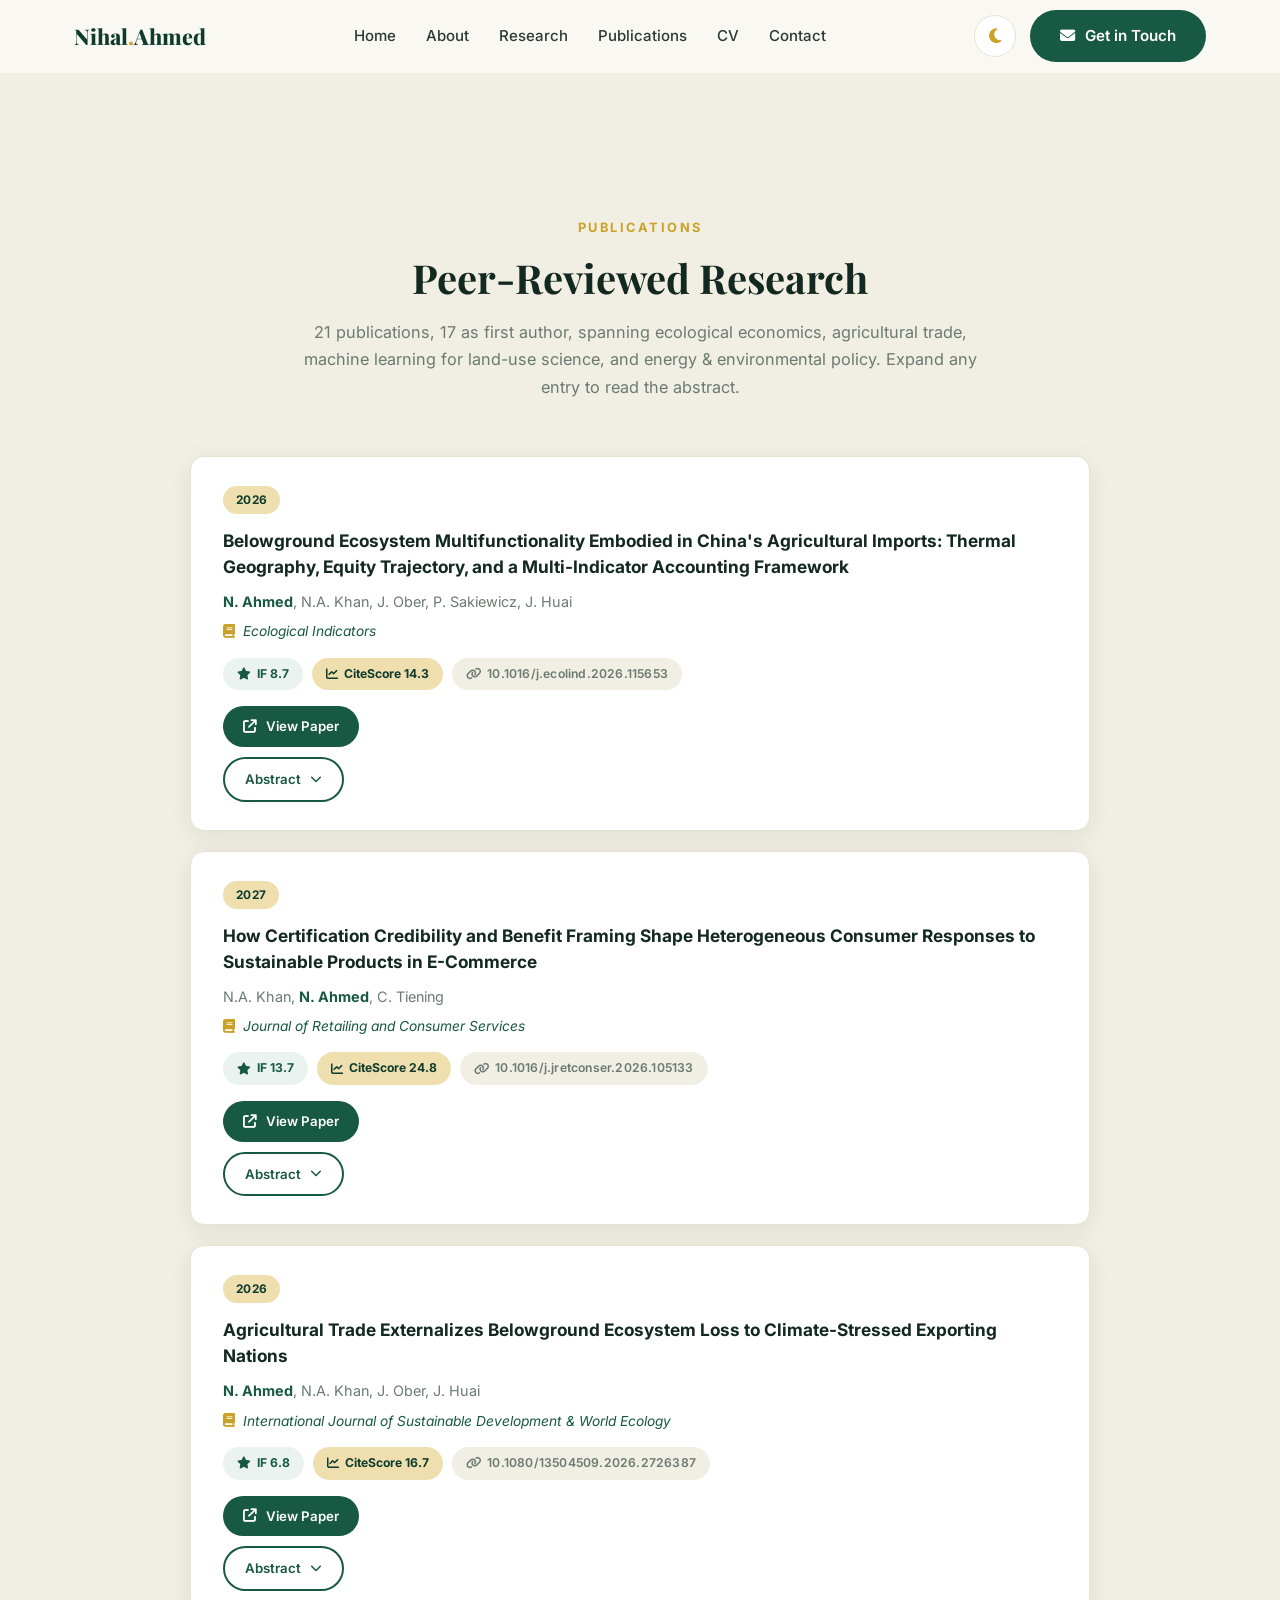
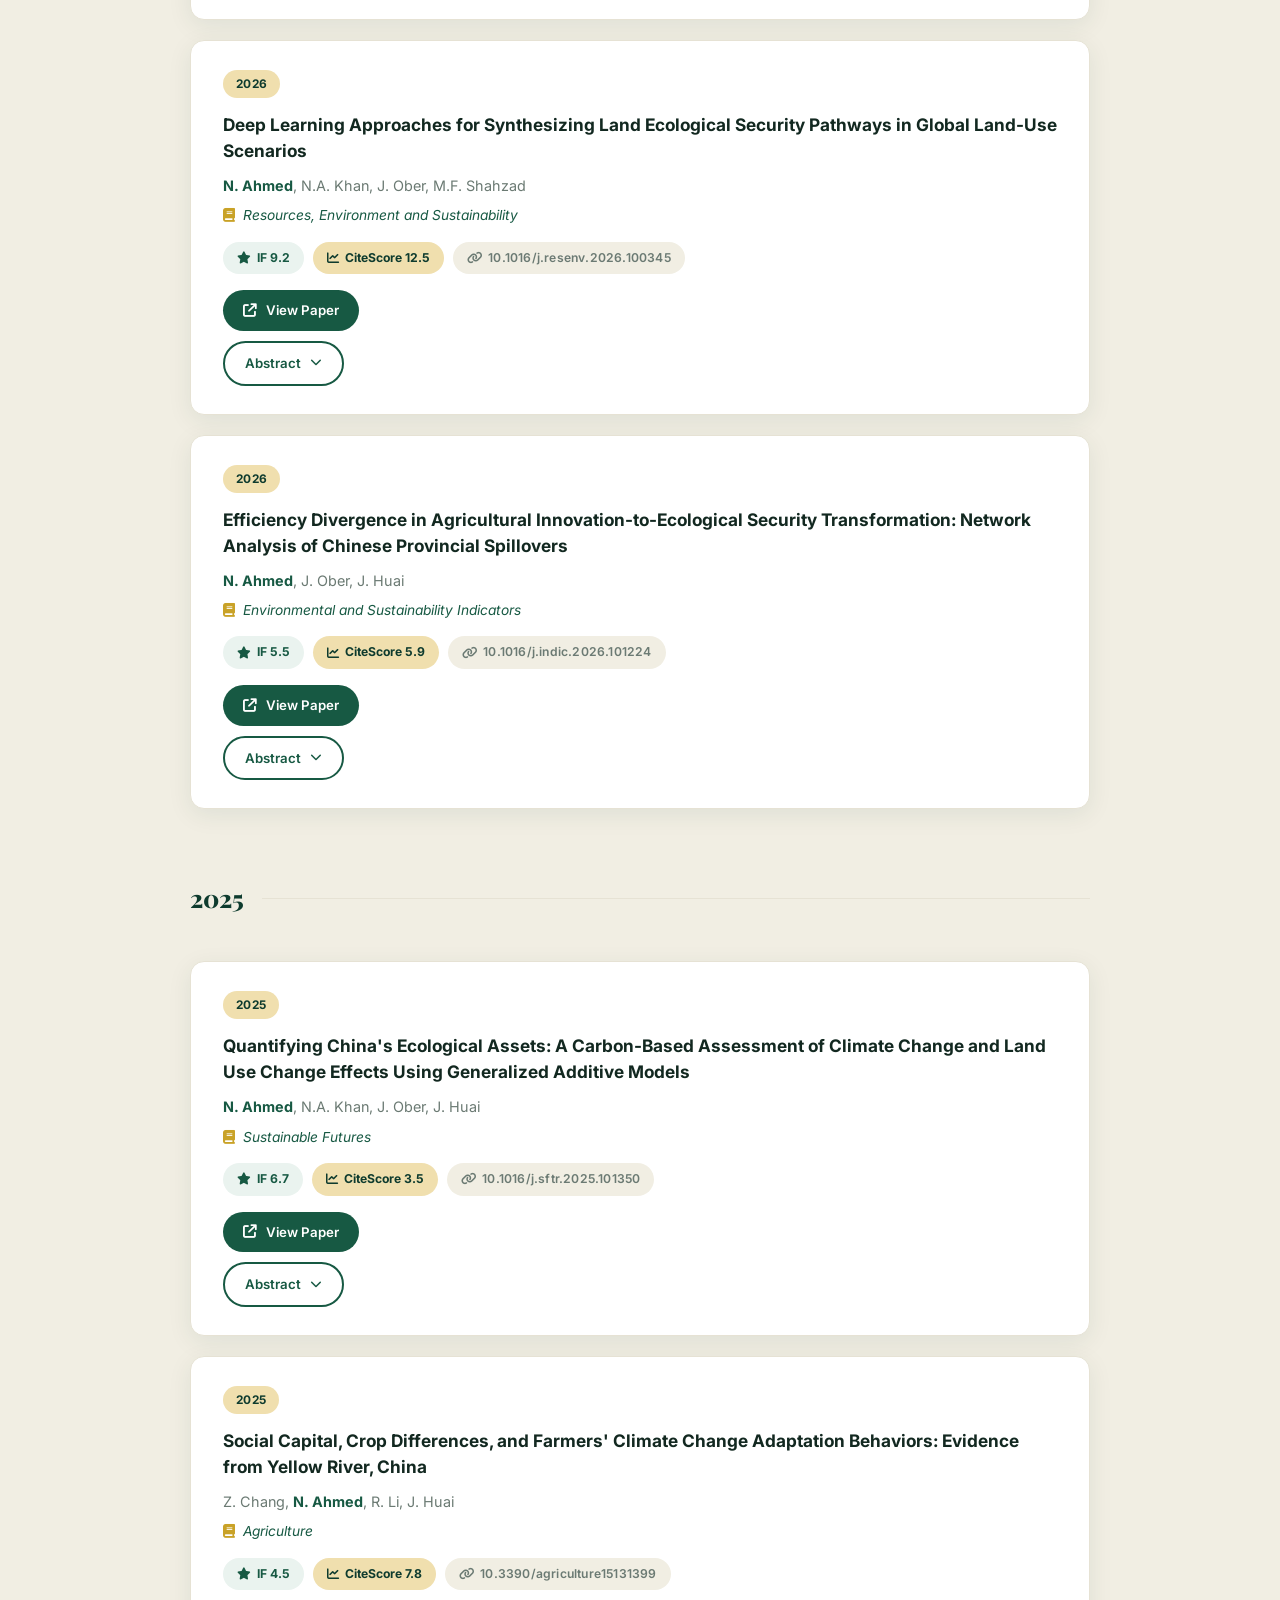
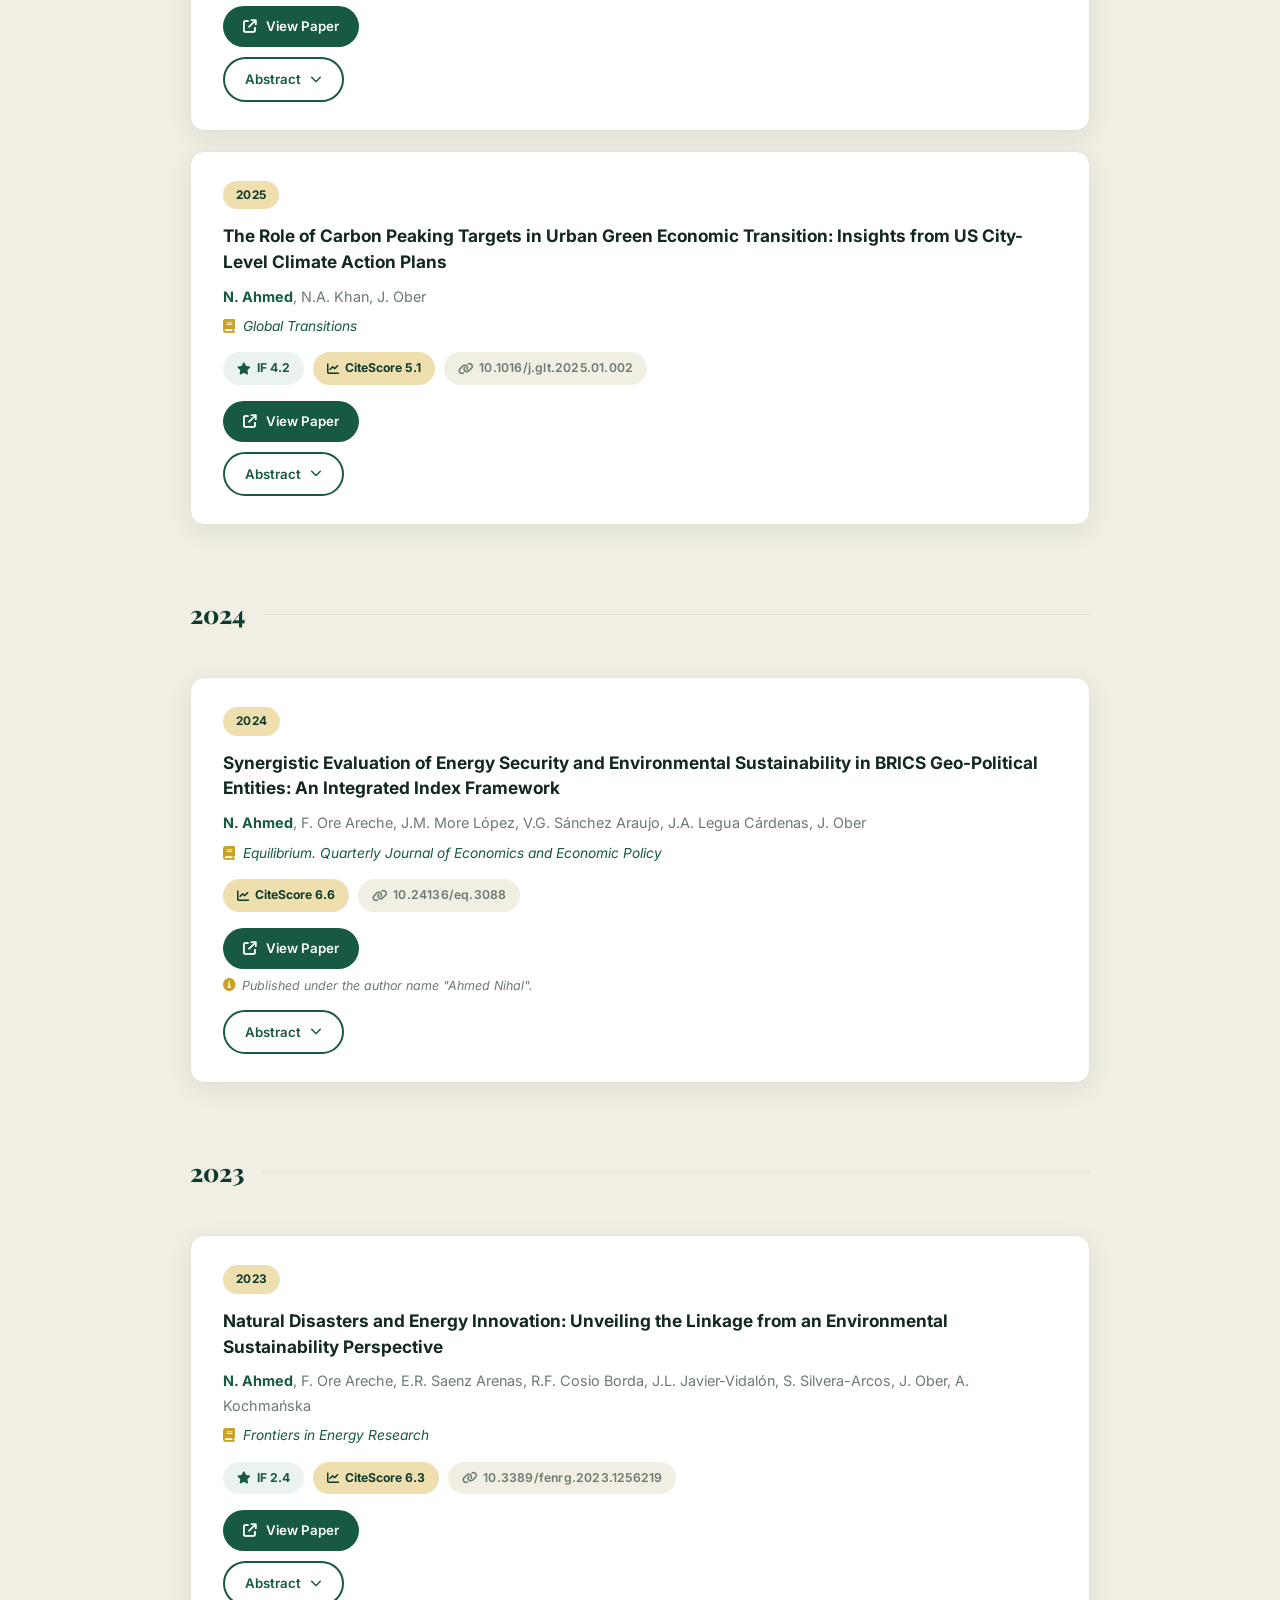
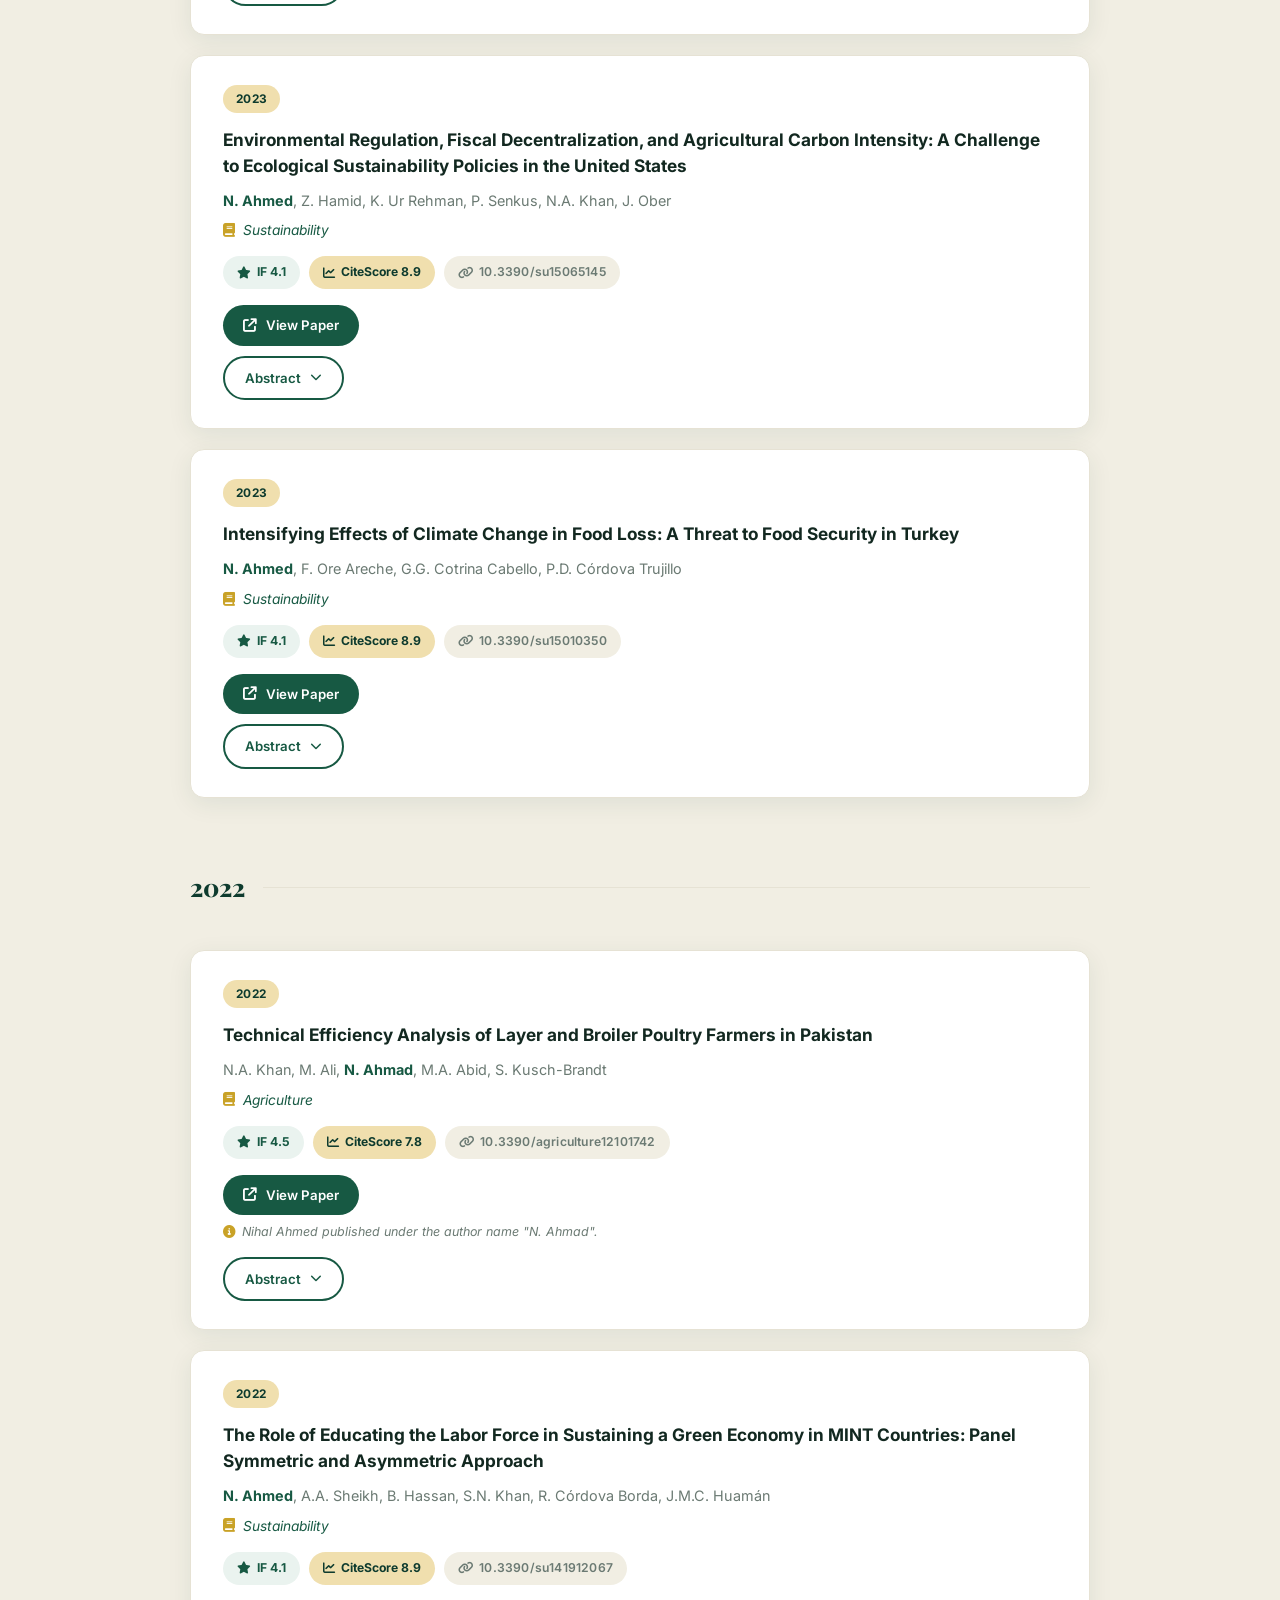
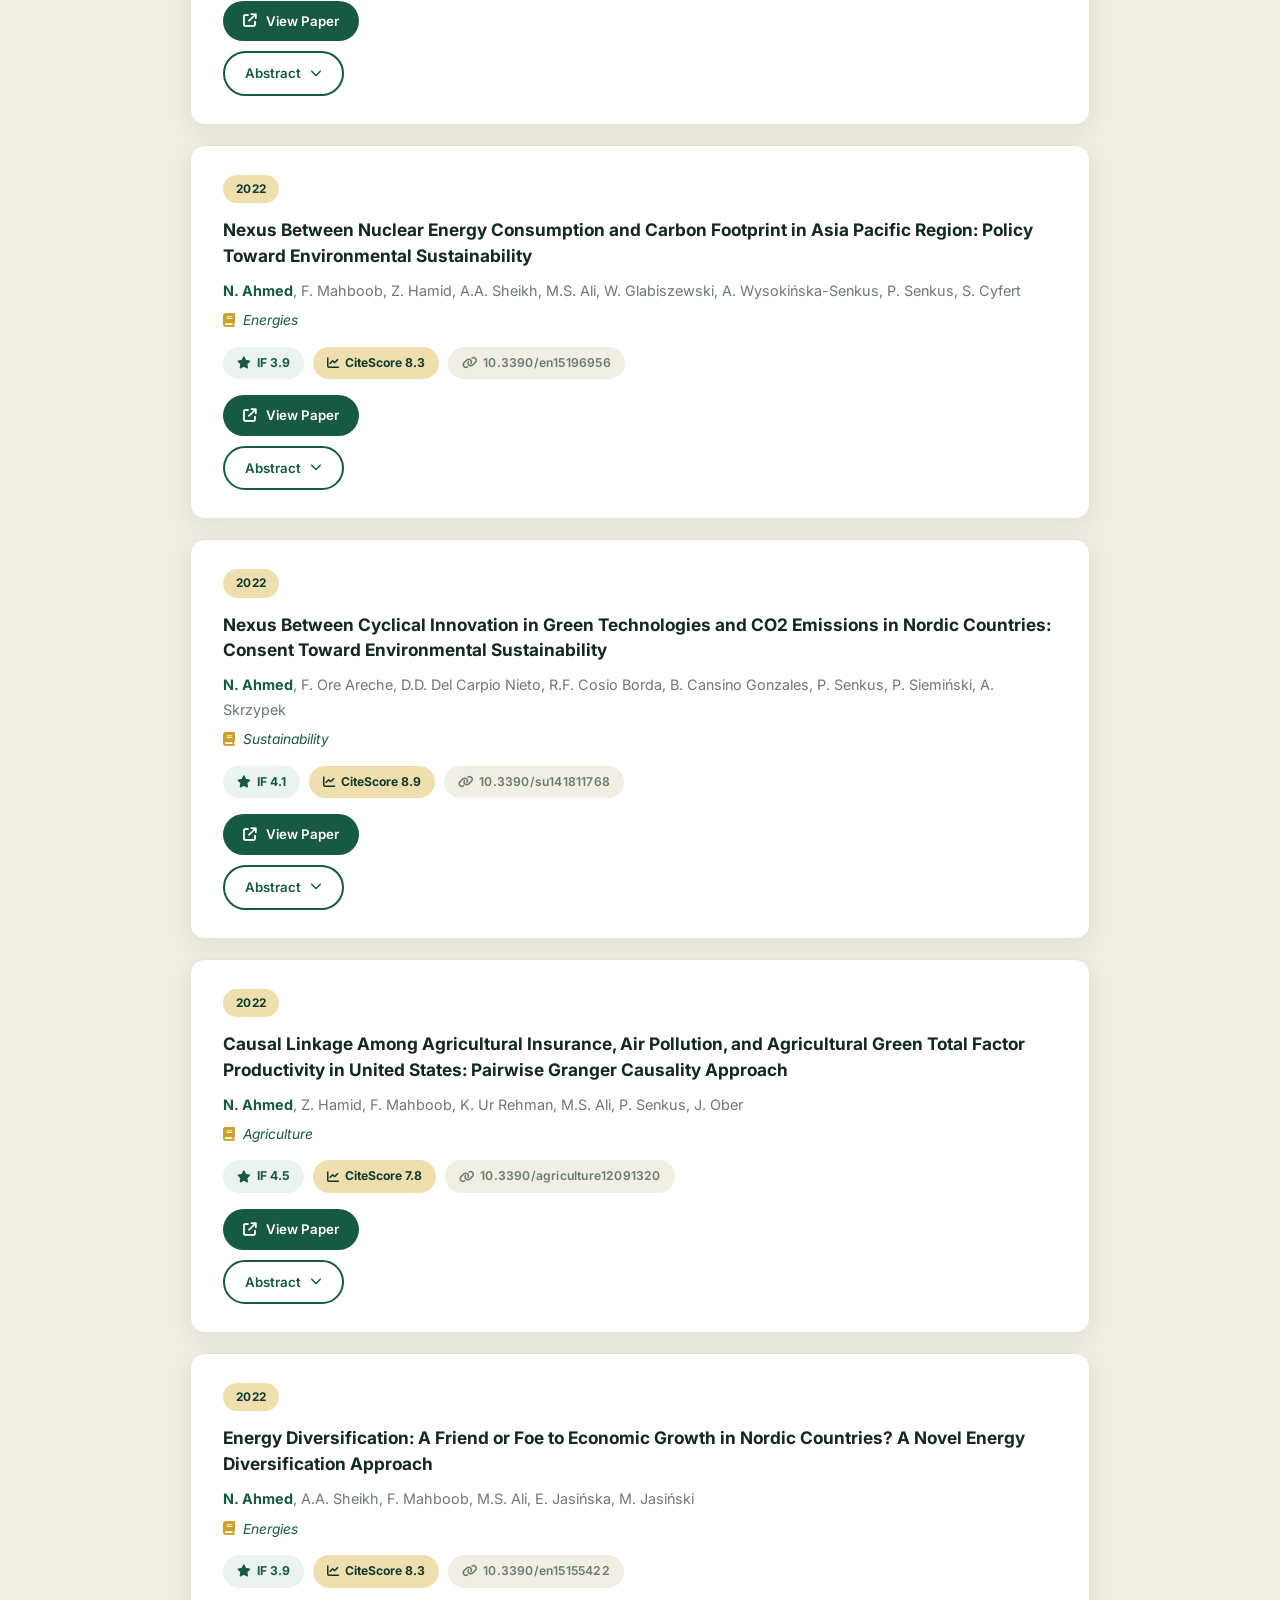
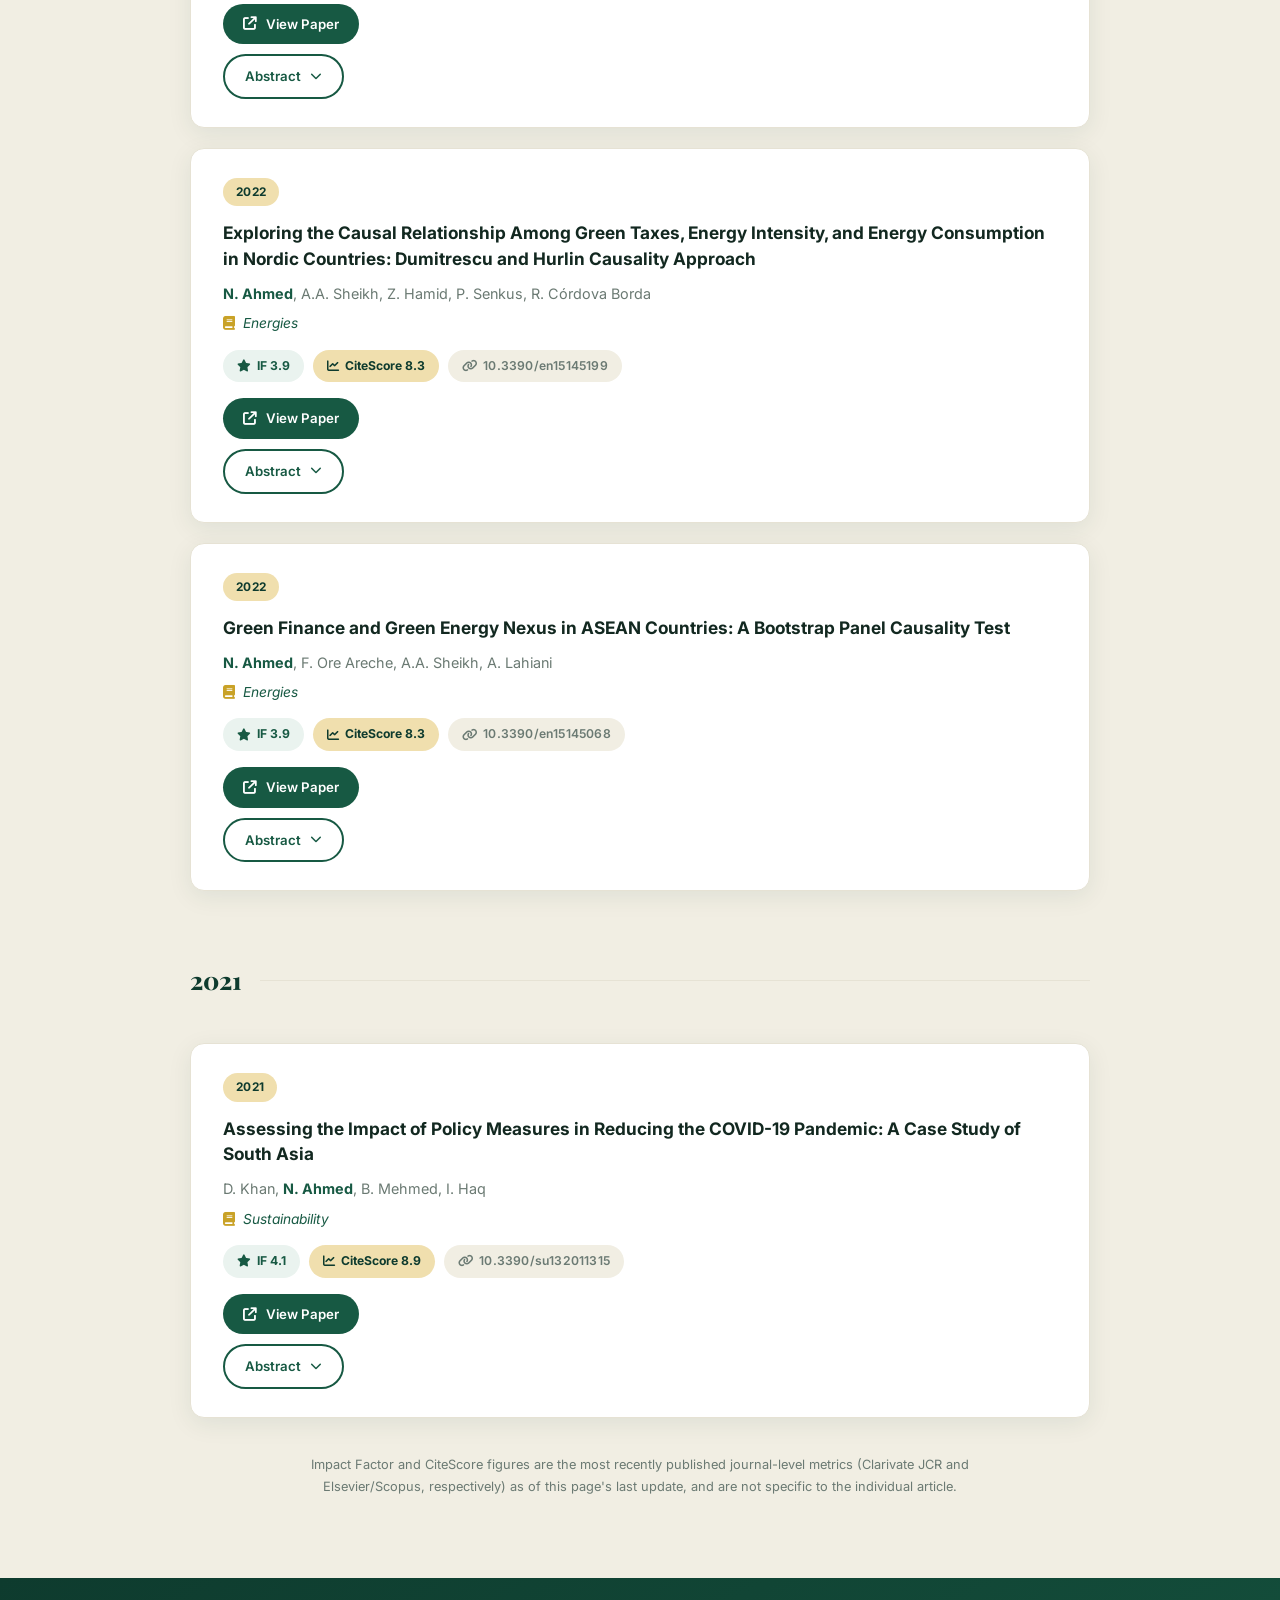
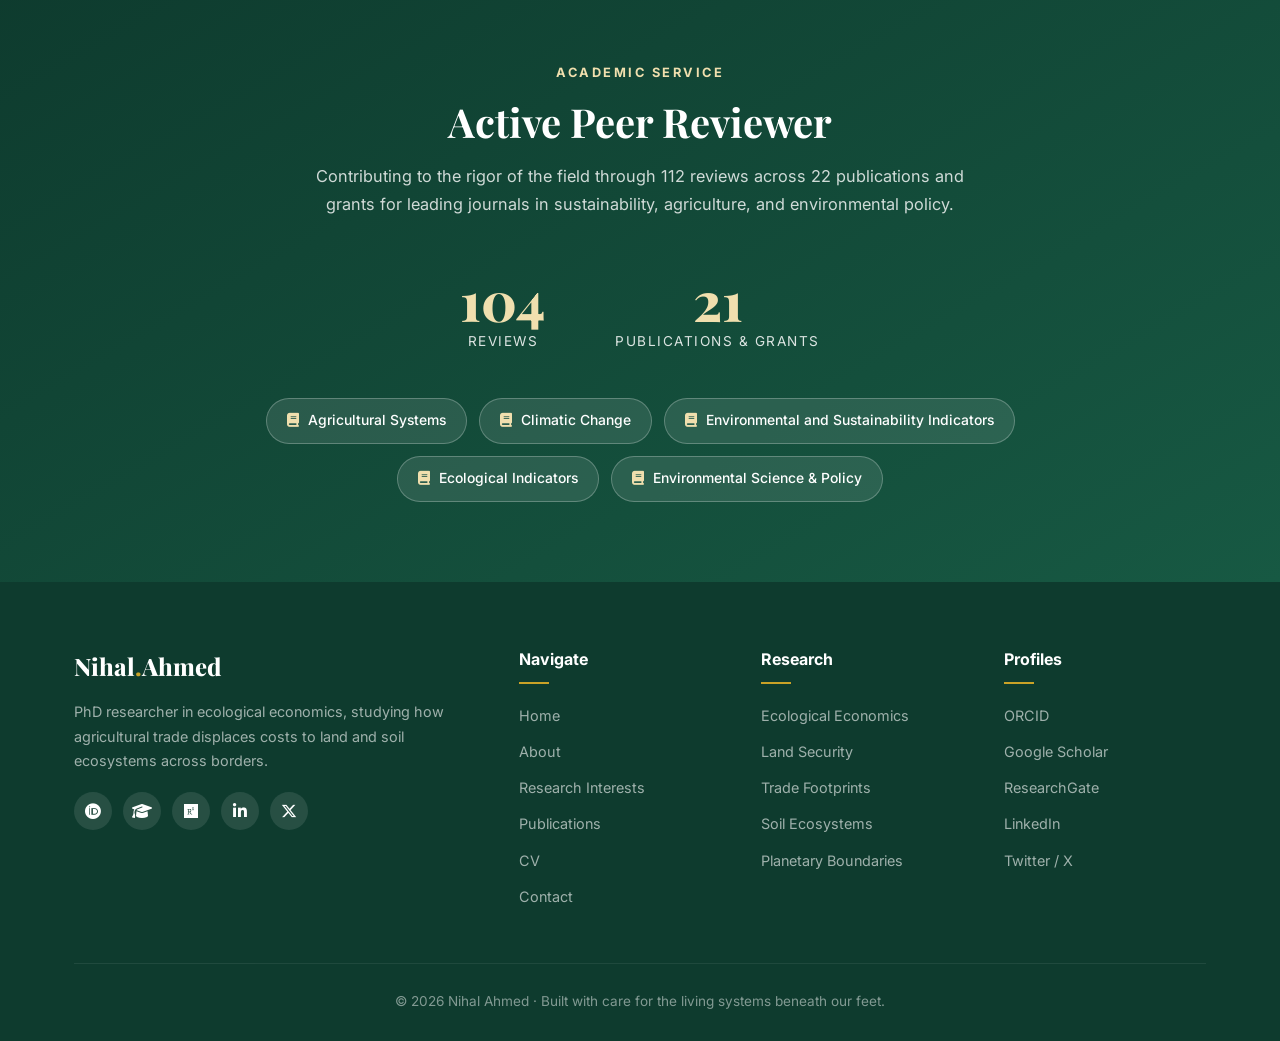
<file: publications.html>
<!DOCTYPE html>
<html lang="en">
<head>
  <meta charset="UTF-8">
  <meta name="viewport" content="width=device-width, initial-scale=1.0">
  <title>Publications | Nihal Ahmed</title>
  <meta name="description" content="Complete list of peer-reviewed publications by Nihal Ahmed, ecological economist, with abstracts, impact factor, CiteScore, and DOI links.">
  <link rel="preconnect" href="https://fonts.googleapis.com">
  <link rel="preconnect" href="https://fonts.gstatic.com" crossorigin>
  <link href="https://fonts.googleapis.com/css2?family=Inter:wght@400;500;600;700;800&family=Playfair+Display:ital,wght@0,700;0,800;1,700&display=swap" rel="stylesheet">
  <link rel="stylesheet" href="https://cdnjs.cloudflare.com/ajax/libs/font-awesome/6.5.2/css/all.min.css">
  <link rel="stylesheet" href="css/style.css">
</head>
<body>

<!-- ============ NAV ============ -->
<header class="nav" id="nav">
  <div class="nav-inner">
    <a href="index.html" class="logo">Nihal<span>.</span>Ahmed</a>
    <ul class="nav-links" id="navLinks">
      <li><a href="index.html">Home</a></li>
      <li><a href="index.html#about">About</a></li>
      <li><a href="index.html#interests">Research</a></li>
      <li><a href="publications.html">Publications</a></li>
      <li><a href="cv.html">CV</a></li>
      <li><a href="contact.html">Contact</a></li>
    </ul>
    <div class="nav-cta">
      <button class="theme-toggle" id="themeToggle" aria-label="Toggle dark mode"><i class="fa-solid fa-moon"></i></button>
      <a href="contact.html" class="btn btn-green"><i class="fa-solid fa-envelope"></i> Get in Touch</a>
      <button class="hamburger" id="hamburger" aria-label="Open menu"><i class="fa-solid fa-bars"></i></button>
    </div>
  </div>
</header>

<!-- ============ ALL PUBLICATIONS ============ -->
<section class="pubs-all" style="padding-top:140px">
  <div class="container">
    <div class="section-head reveal">
      <span class="section-label">Publications</span>
      <h2 class="section-title">Peer-Reviewed Research</h2>
      <p class="section-intro">21 publications, 17 as first author, spanning ecological economics, agricultural trade, machine learning for land-use science, and energy &amp; environmental policy. Expand any entry to read the abstract.</p>
    </div>

    <div class="pub-detail-list">

      <article class="pub-row reveal">
  <span class="yr">2026</span>
  <h3><a href="https://doi.org/10.1016/j.ecolind.2026.115653" target="_blank" rel="noopener">Belowground Ecosystem Multifunctionality Embodied in China's Agricultural Imports: Thermal Geography, Equity Trajectory, and a Multi-Indicator Accounting Framework</a></h3>
  <p class="authors"><b>N. Ahmed</b>, N.A. Khan, J. Ober, P. Sakiewicz, J. Huai</p>
  <p class="pub-journal-name"><i class="fa-solid fa-book"></i> Ecological Indicators</p>
  <div class="pub-metrics">
    <span class="metric-badge if"><i class="fa-solid fa-star"></i> IF 8.7</span>
    <span class="metric-badge cite"><i class="fa-solid fa-chart-line"></i> CiteScore 14.3</span>
    <a class="metric-badge doi" href="https://doi.org/10.1016/j.ecolind.2026.115653" target="_blank" rel="noopener"><i class="fa-solid fa-link"></i> 10.1016/j.ecolind.2026.115653</a>
  </div>
  <div class="pub-actions">
    <a href="https://doi.org/10.1016/j.ecolind.2026.115653" target="_blank" rel="noopener" class="btn btn-green btn-sm"><i class="fa-solid fa-arrow-up-right-from-square"></i> View Paper</a>
  </div>
  <details class="pub-abstract">
    <summary>Abstract <i class="fa-solid fa-chevron-down"></i></summary>
    <p class="abstract-text">Belowground ecosystem multifunctionality (BEMF), a composite indicator of soil biological and biogeochemical functioning, underpins agricultural productivity yet is absent from consumption-based environmental indicator frameworks. We develop and apply the first annual trade-embodied BEMF indicator system for a national economy, applied to China's agricultural sector (2009&ndash;2022), built from a spatially resolved country&ndash;sector intensity matrix spanning 2,222 cells across 133 nations (93.9% direct pixel-level data), linked to bilateral trade flows from 61 partners. The framework integrates six components: consumption-based accounting, structural decomposition, thermal stress stratification, biocapacity overdraft, planetary equity boundary tracking, and counterfactual analysis. China's consumption-based BEMF expanded 48.2% while import-embodied BEMF grew 161.7%, with import-volume growth contributing 124% of cumulative change and geographic re-sourcing producing no detectable ecological signal over fourteen years. A thermal stress concentration indicator benchmarked against the 16.4&deg;C suppression threshold shows thermally stressed origins supplied 64.1% of import-embodied BEMF by 2022, with a persistently sub-unity concentration ratio confirming systematic per-ton underperformance of thermally degraded suppliers. A planetary equity boundary exceedance ratio rising from 0.419 to 0.676 projects transgression of the global equal-rights BEMF allocation by approximately 2036 under the full trend, with shorter recent windows placing this later, within 2036&ndash;2049. Counterfactual indicators quantify a thermal quality penalty of up to 7.7% of annual consumption-based BEMF, achievable through sourcing geography alone without altering trade volumes or commodity composition. The framework is replicable across any agricultural trading economy, offering an operational tool for integrating belowground indicators into biodiversity monitoring aligned with the Kunming-Montreal Global Biodiversity Framework and SDG 15.3.</p>
  </details>
</article>

            <article class="pub-row reveal">
        <span class="yr">2027</span>
        <h3><a href="https://doi.org/10.1016/j.jretconser.2026.105133" target="_blank" rel="noopener">How Certification Credibility and Benefit Framing Shape Heterogeneous Consumer Responses to Sustainable Products in E-Commerce</a></h3>
        <p class="authors">N.A. Khan, <b>N. Ahmed</b>, C. Tiening</p>
        <p class="pub-journal-name"><i class="fa-solid fa-book"></i> Journal of Retailing and Consumer Services</p>
        <div class="pub-metrics">
          <span class="metric-badge if"><i class="fa-solid fa-star"></i> IF 13.7</span>
          <span class="metric-badge cite"><i class="fa-solid fa-chart-line"></i> CiteScore 24.8</span>
          <a class="metric-badge doi" href="https://doi.org/10.1016/j.jretconser.2026.105133" target="_blank" rel="noopener"><i class="fa-solid fa-link"></i> 10.1016/j.jretconser.2026.105133</a>
        </div>
        <div class="pub-actions">
          <a href="https://doi.org/10.1016/j.jretconser.2026.105133" target="_blank" rel="noopener" class="btn btn-green btn-sm"><i class="fa-solid fa-arrow-up-right-from-square"></i> View Paper</a>
        </div>
        <details class="pub-abstract">
          <summary>Abstract <i class="fa-solid fa-chevron-down"></i></summary>
          <p class="abstract-text">On e-commerce platforms, sustainable products succeed or fail on a compressed product page where certification logos, benefit descriptions, and platform trust cues compete for attention. Retailers treat these cues as interchangeable signals, yet they address two different questions: can the product be trusted, and is it right for me? Signalling theory answers the first through costly, verifiable certification; goal-framing theory answers the second through benefit claims activating competing motivations. Whether they operate as one mechanism or two remains unresolved in retailing research. Using a discrete choice experiment with 477 Chinese consumers analysed through aggregate conditional logit, latent class analysis, and trust-stratified models, we show they are separable strategic levers. The certification credibility hierarchy (dual and international premiums above the domestic schemes) holds broadly across all three motivational segments, whereas benefit-framing valuation differs sharply between them, and this segment-level dissociation is the evidence for their separability. Platform trust does not significantly moderate certification premiums. Latent class analysis reveals a dual-motivated majority (53.5 per cent) that stated self-classification systematically understates, making choice-derived rather than self-reported segmentation essential for targeting. Extending goal-framing theory, the study's central contribution shows certification quality as a novel external cue: superior certification shifts dual-motivated consumers' default health preference toward environmental framing, narrowing it to near-parity, with a &yen;16.68 break-even threshold at which the two framings reach indifference. These findings show heterogeneous consumer response is structured by the interaction between signal architecture and motivational composition, with implications for certification investment, benefit communication, and segmentation in sustainable retailing.</p>
        </details>
      </article>
      
      <article class="pub-row reveal">
        <span class="yr">2026</span>
        <h3><a href="https://doi.org/10.1080/13504509.2026.2726387" target="_blank" rel="noopener">Agricultural Trade Externalizes Belowground Ecosystem Loss to Climate-Stressed Exporting Nations</a></h3>
        <p class="authors"><b>N. Ahmed</b>, N.A. Khan, J. Ober, J. Huai</p>
        <p class="pub-journal-name"><i class="fa-solid fa-book"></i> International Journal of Sustainable Development &amp; World Ecology</p>
        <div class="pub-metrics">
          <span class="metric-badge if"><i class="fa-solid fa-star"></i> IF 6.8</span>
          <span class="metric-badge cite"><i class="fa-solid fa-chart-line"></i> CiteScore 16.7</span>
          <a class="metric-badge doi" href="https://doi.org/10.1080/13504509.2026.2726387" target="_blank" rel="noopener"><i class="fa-solid fa-link"></i> 10.1080/13504509.2026.2726387</a>
        </div>
        <div class="pub-actions">
          <a href="https://doi.org/10.1080/13504509.2026.2726387" target="_blank" rel="noopener" class="btn btn-green btn-sm"><i class="fa-solid fa-arrow-up-right-from-square"></i> View Paper</a>
        </div>
        <details class="pub-abstract">
          <summary>Abstract <i class="fa-solid fa-chevron-down"></i></summary>
          <p class="abstract-text">International agricultural trade redistributes environmental burdens across borders, yet one cost remains unquantified: the loss of belowground ecosystem multifunctionality (BEMF) in producing nations, and the degree to which climate warming amplifies it. We provide the first global quantification of trade-embodied BEMF loss, coupling 15 soil biological and biogeochemical indicators with the FABIO multi-regional input-output framework (155 matched exporting nations, 123 commodity sectors) and CMIP6 projections under three emissions scenarios to 2100. International trade embodies 14.7% of global cropland BEMF production. Thermally stressed exporters (mean annual temperature above 16.4&deg;C) sustain 37% lower per-hectare BEMF than climatically stable exporters, yet direct a larger share of their production into trade (18.1% vs 10.8%), so supply chains draw disproportionately on the most ecologically depleted regions. Export-driven hotspots concentrate in Brazil, Sudan, India, and Eswatini, with the Brazil-to-China soybean corridor the single largest transfer. Projected global BEMF declines range from 6.2% under low emissions to 14.5% under high emissions by 2100, with the steepest zonal loss (23.8%) in currently cooler regions sitting on the steep portion of the temperature&ndash;BEMF curve. The ecological cost of an agricultural import therefore depends not only on what or how much is traded, but on where and under what thermal conditions it is grown. We argue for integrating belowground indicators into consumption-based accounting and applying a Climate Exacerbation Factor within climate-adjusted supply chain governance aligned with the Kunming-Montreal Global Biodiversity Framework.</p>
        </details>
      </article>

      <article class="pub-row reveal">
        <span class="yr">2026</span>
        <h3><a href="https://doi.org/10.1016/j.resenv.2026.100345" target="_blank" rel="noopener">Deep Learning Approaches for Synthesizing Land Ecological Security Pathways in Global Land-Use Scenarios</a></h3>
        <p class="authors"><b>N. Ahmed</b>, N.A. Khan, J. Ober, M.F. Shahzad</p>
        <p class="pub-journal-name"><i class="fa-solid fa-book"></i> Resources, Environment and Sustainability</p>
        <div class="pub-metrics">
          <span class="metric-badge if"><i class="fa-solid fa-star"></i> IF 9.2</span>
          <span class="metric-badge cite"><i class="fa-solid fa-chart-line"></i> CiteScore 12.5</span>
          <a class="metric-badge doi" href="https://doi.org/10.1016/j.resenv.2026.100345" target="_blank" rel="noopener"><i class="fa-solid fa-link"></i> 10.1016/j.resenv.2026.100345</a>
        </div>
        <div class="pub-actions">
          <a href="https://doi.org/10.1016/j.resenv.2026.100345" target="_blank" rel="noopener" class="btn btn-green btn-sm"><i class="fa-solid fa-arrow-up-right-from-square"></i> View Paper</a>
        </div>
        <details class="pub-abstract">
          <summary>Abstract <i class="fa-solid fa-chevron-down"></i></summary>
          <p class="abstract-text">Land-use scenario projections are essential tools for sustainable development planning. However, conventional integrated assessment model (IAM) approaches face challenges including computational constraints and limited scenario diversity across land degradation risk categories. We present a deep-learning methodology for categorizing and synthesizing Land Ecological Security (LES) trajectories using artificial scenario generation based on SDG 15.3.1 degradation indicators. Through examination of 1,202 land-use projections from the CMIP6/ScenarioMIP LUH2 database, we establish critical determinants of land-system evolution, particularly forest conversion dynamics and agricultural intensification processes that characterize distinct sustainability pathways. Subsequently, we trained three generative deep learning models (Variational Autoencoder, Conditional GAN, Recurrent Conditional GAN) to synthesize 30,000 artificial land-use trajectories with minimal computational cost across three pathway classifications: High-LES, Mid-LES, and Low-LES categories, reproducing key variable distributions and cross-variable relationships and passing internal land-balance checks for accounting consistency. Our evaluation demonstrates that the Variational Autoencoder framework delivers superior classification performance. This investigation reveals the capacity of deep learning to augment conventional land-system assessment methodologies, enhancing the accessibility and comprehensiveness of land-system scenario analysis through rapid exploration of policy-relevant pathway alternatives while maintaining consistency with traditional IAM frameworks.</p>
        </details>
      </article>

      <article class="pub-row reveal">
        <span class="yr">2026</span>
        <h3><a href="https://doi.org/10.1016/j.indic.2026.101224" target="_blank" rel="noopener">Efficiency Divergence in Agricultural Innovation-to-Ecological Security Transformation: Network Analysis of Chinese Provincial Spillovers</a></h3>
        <p class="authors"><b>N. Ahmed</b>, J. Ober, J. Huai</p>
        <p class="pub-journal-name"><i class="fa-solid fa-book"></i> Environmental and Sustainability Indicators</p>
        <div class="pub-metrics">
          <span class="metric-badge if"><i class="fa-solid fa-star"></i> IF 5.5</span>
          <span class="metric-badge cite"><i class="fa-solid fa-chart-line"></i> CiteScore 5.9</span>
          <a class="metric-badge doi" href="https://doi.org/10.1016/j.indic.2026.101224" target="_blank" rel="noopener"><i class="fa-solid fa-link"></i> 10.1016/j.indic.2026.101224</a>
        </div>
        <div class="pub-actions">
          <a href="https://doi.org/10.1016/j.indic.2026.101224" target="_blank" rel="noopener" class="btn btn-green btn-sm"><i class="fa-solid fa-arrow-up-right-from-square"></i> View Paper</a>
        </div>
        <details class="pub-abstract">
          <summary>Abstract <i class="fa-solid fa-chevron-down"></i></summary>
          <p class="abstract-text">Agricultural innovation represents a critical pathway for achieving land ecological security under intensifying environmental pressures, yet how agricultural innovation drives land ecological security across spatial scales and through network mechanisms remains underexplored. We address this gap by analyzing how Chinese provinces transform agricultural innovation resources into land ecological security outcomes while accounting for spatial interdependencies and network effects, testing competing hypotheses from convergence versus cumulative advantage theory and homophily versus complementarity theory. We integrated Slacks-Based Measure models with undesirable outputs and social network analysis, employing a modified gravity model to construct interprovincial association networks. Provincial efficiency demonstrated substantial spatial heterogeneity, while the coefficient of variation increased from 0.487 to 0.629, indicating growing divergence rather than convergence. The association network maintained constant density but declining functional performance, suggesting structural stability amid deteriorating knowledge transfer mechanisms. Multiple Regression Quadratic Assignment Procedure analysis revealed that agricultural innovation differences and geographic distance exerted the strongest positive and negative influences on network formation respectively, challenging assumptions that similarity drives collaboration. Block model analysis identified four functionally distinct provincial clusters, the Broker Board, Net Spillover Segment, Two-way Spillover Panel, and Net Benefit Segment, revealing hierarchical spillover patterns where peripheral provinces depend heavily on external connections for ecological improvements. These findings demonstrate that complementarity rather than similarity drives effective network formation in sustainability transitions, and that achieving land ecological security requires differentiated regional strategies that build peripheral provinces' capacity for autonomous innovation.</p>
        </details>
      </article>

      <div class="pub-year-heading reveal"><span>2025</span></div>

      <article class="pub-row reveal">
        <span class="yr">2025</span>
        <h3><a href="https://doi.org/10.1016/j.sftr.2025.101350" target="_blank" rel="noopener">Quantifying China's Ecological Assets: A Carbon-Based Assessment of Climate Change and Land Use Change Effects Using Generalized Additive Models</a></h3>
        <p class="authors"><b>N. Ahmed</b>, N.A. Khan, J. Ober, J. Huai</p>
        <p class="pub-journal-name"><i class="fa-solid fa-book"></i> Sustainable Futures</p>
        <div class="pub-metrics">
          <span class="metric-badge if"><i class="fa-solid fa-star"></i> IF 6.7</span>
          <span class="metric-badge cite"><i class="fa-solid fa-chart-line"></i> CiteScore 3.5</span>
          <a class="metric-badge doi" href="https://doi.org/10.1016/j.sftr.2025.101350" target="_blank" rel="noopener"><i class="fa-solid fa-link"></i> 10.1016/j.sftr.2025.101350</a>
        </div>
        <div class="pub-actions">
          <a href="https://doi.org/10.1016/j.sftr.2025.101350" target="_blank" rel="noopener" class="btn btn-green btn-sm"><i class="fa-solid fa-arrow-up-right-from-square"></i> View Paper</a>
        </div>
        <details class="pub-abstract">
          <summary>Abstract <i class="fa-solid fa-chevron-down"></i></summary>
          <p class="abstract-text">Ecological assets provide vital ecosystem services that sustain human well-being, yet face severe threats from climate change and land use change (CC-LUC). This study evaluates ecological assets in China and quantifies the relative and synergistic effects of CC-LUC using a novel approach based on carbon asset valuation, employing total organic carbon pool per unit area as an ecosystem service value equivalent factor. China's ecological assets in 2021 totaled $164 trillion, with cropland ($1.10 trillion), forest ($7.35 trillion), grassland ($153.17 trillion), wetland ($0.04 trillion), desert ($2.08 trillion), and water bodies ($0.30 trillion) showing significant regional variations from 2001&ndash;2021. Climate change predominantly drove cropland value changes in Northern China and wetland changes in Western China, while land use changes more significantly impacted croplands and forests in Western China. Generalized Additive Models reveal complex synergistic CC-LUC effects across land types: cropland, forests, and grasslands exhibited initial growth followed by diminishing returns, while wetlands, deserts, and water bodies showed initial decline at lower CC-LUC levels followed by improvements at higher levels, indicating potential resilience beyond certain thresholds. The findings underscore the necessity for tailored conservation strategies, highlighting the efficacy of sustainable practices in some regions and the urgency for targeted interventions in others.</p>
        </details>
      </article>

      <article class="pub-row reveal">
        <span class="yr">2025</span>
        <h3><a href="https://doi.org/10.3390/agriculture15131399" target="_blank" rel="noopener">Social Capital, Crop Differences, and Farmers' Climate Change Adaptation Behaviors: Evidence from Yellow River, China</a></h3>
        <p class="authors">Z. Chang, <b>N. Ahmed</b>, R. Li, J. Huai</p>
        <p class="pub-journal-name"><i class="fa-solid fa-book"></i> Agriculture</p>
        <div class="pub-metrics">
          <span class="metric-badge if"><i class="fa-solid fa-star"></i> IF 4.5</span>
          <span class="metric-badge cite"><i class="fa-solid fa-chart-line"></i> CiteScore 7.8</span>
          <a class="metric-badge doi" href="https://doi.org/10.3390/agriculture15131399" target="_blank" rel="noopener"><i class="fa-solid fa-link"></i> 10.3390/agriculture15131399</a>
        </div>
        <div class="pub-actions">
          <a href="https://doi.org/10.3390/agriculture15131399" target="_blank" rel="noopener" class="btn btn-green btn-sm"><i class="fa-solid fa-arrow-up-right-from-square"></i> View Paper</a>
        </div>
        <details class="pub-abstract">
          <summary>Abstract <i class="fa-solid fa-chevron-down"></i></summary>
          <p class="abstract-text">Against the backdrop of global climate change, enhancing farmers' adaptive capacity to reduce crop production risks has emerged as a critical concern for governments and researchers worldwide. Drawing on social capital theory, this study develops a four-dimensional measurement framework comprising social networks, social trust, social norms, and social participation, using survey data from 1,772 households in the Yellow River Basin. We employ factor analysis to construct comprehensive social capital scores and apply ordered Probit models to examine how social capital influences farmers' climate adaptation behaviors, with particular attention to the moderating roles of agricultural extension interaction and digital literacy. Adoption of climate adaptation behaviors remains low overall (60%), with technical adaptation measures showing particularly poor uptake (13%). Social capital significantly promotes adaptation behaviors, with social trust, networks, and participation demonstrating positive effects, while social norms show no significant impact. Impact mechanisms differ by crop type, with grain producers relying more heavily on social networks and cash crop producers depending more on social trust, and both agricultural extension interaction and digital literacy moderate these relationships, with digital literacy consistently weakening social capital's promotional effects. The findings point to policy recommendations centered on strengthened rural social organization, differentiated agricultural extension systems, and enhanced rural digital infrastructure investment.</p>
        </details>
      </article>

      <article class="pub-row reveal">
        <span class="yr">2025</span>
        <h3><a href="https://doi.org/10.1016/j.glt.2025.01.002" target="_blank" rel="noopener">The Role of Carbon Peaking Targets in Urban Green Economic Transition: Insights from US City-Level Climate Action Plans</a></h3>
        <p class="authors"><b>N. Ahmed</b>, N.A. Khan, J. Ober</p>
        <p class="pub-journal-name"><i class="fa-solid fa-book"></i> Global Transitions</p>
        <div class="pub-metrics">
          <span class="metric-badge if"><i class="fa-solid fa-star"></i> IF 4.2</span>
          <span class="metric-badge cite"><i class="fa-solid fa-chart-line"></i> CiteScore 5.1</span>
          <a class="metric-badge doi" href="https://doi.org/10.1016/j.glt.2025.01.002" target="_blank" rel="noopener"><i class="fa-solid fa-link"></i> 10.1016/j.glt.2025.01.002</a>
        </div>
        <div class="pub-actions">
          <a href="https://doi.org/10.1016/j.glt.2025.01.002" target="_blank" rel="noopener" class="btn btn-green btn-sm"><i class="fa-solid fa-arrow-up-right-from-square"></i> View Paper</a>
        </div>
        <details class="pub-abstract">
          <summary>Abstract <i class="fa-solid fa-chevron-down"></i></summary>
          <p class="abstract-text">Carbon peak targets play a crucial role in the global effort to mitigate climate change, with profound implications for green and sustainable economic growth. This research explores the dynamics between carbon peak target policies and urban low-carbon development using a novel delegation-agency framework between central and local governments. Analyzing data from U.S. climate action plans spanning 2010&ndash;2020, we employ an advanced difference-in-differences approach to elucidate the causal impact of carbon peak targets on low-carbon transitions. Our findings demonstrate a significant positive correlation between the adoption of these targets and accelerated low-carbon development, with effects modulated by local economic structures, resource availability, and governance transitions, validated through placebo experiments, policy interference controls, and heterogeneity bias assessments. Further investigation reveals that carbon peak targets primarily function through two key mechanisms: stimulating eco-innovation and catalyzing green infrastructure investments, with an inverse relationship between target timeline stringency and low-carbon transition effectiveness. The study offers a unified theoretical framework for analyzing local government constraints and carbon peak targets, and suggests policy prescriptions including recalibrating municipal performance metrics, flexible target frameworks, and fostering synergies between environmental policy and innovation ecosystems.</p>
        </details>
      </article>

      <div class="pub-year-heading reveal"><span>2024</span></div>

      <article class="pub-row reveal">
        <span class="yr">2024</span>
        <h3><a href="https://doi.org/10.24136/eq.3088" target="_blank" rel="noopener">Synergistic Evaluation of Energy Security and Environmental Sustainability in BRICS Geo-Political Entities: An Integrated Index Framework</a></h3>
        <p class="authors"><b>N. Ahmed</b>, F. Ore Areche, J.M. More L&oacute;pez, V.G. S&aacute;nchez Araujo, J.A. Legua C&aacute;rdenas, J. Ober</p>
        <p class="pub-journal-name"><i class="fa-solid fa-book"></i> Equilibrium. Quarterly Journal of Economics and Economic Policy</p>
        <div class="pub-metrics">
          <span class="metric-badge cite"><i class="fa-solid fa-chart-line"></i> CiteScore 6.6</span>
          <a class="metric-badge doi" href="https://doi.org/10.24136/eq.3088" target="_blank" rel="noopener"><i class="fa-solid fa-link"></i> 10.24136/eq.3088</a>
        </div>
        <div class="pub-actions">
          <a href="https://doi.org/10.24136/eq.3088" target="_blank" rel="noopener" class="btn btn-green btn-sm"><i class="fa-solid fa-arrow-up-right-from-square"></i> View Paper</a>
        </div>
        <p class="pub-note-line"><i class="fa-solid fa-circle-info"></i> Published under the author name "Ahmed Nihal".</p>
        <details class="pub-abstract">
          <summary>Abstract <i class="fa-solid fa-chevron-down"></i></summary>
          <p class="abstract-text">The increasing demand for energy, driven by economic growth and population expansion, is a critical driver of societal progress. However, the predominant reliance on fossil fuels to meet this demand presents significant challenges, particularly in the rapidly developing BRICS nations (Brazil, Russia, India, China, and South Africa), which face a complex interplay of energy security and environmental sustainability issues. This study develops a tailored Energy Security and Environmental Sustainability Index (ESESI) for BRICS economies to evaluate the robustness of their energy systems and the viability of their ecological practices. The construction of the composite ESESI involves a Multi-Criteria Decision Analysis framework combined with the Weighted Product Method, with optimal and least favorable indicator weights determined through a Multiplicative Data Envelopment Analysis model. The ESESI analysis reveals disparities in the progress made by BRICS nations in enhancing energy security, promoting renewable energy deployment, and mitigating environmental impacts: while some countries demonstrate substantial advancements, others face challenges in improving energy efficiency and reducing carbon emissions. The study underscores the necessity for tailored policies and targeted infrastructural enhancements that align with the unique challenges and strengths of each nation, identifying cross-border investment and advanced energy trade mechanisms as crucial strategies for ensuring environmental sustainability and long-term energy security in the BRICS region.</p>
        </details>
      </article>

      <div class="pub-year-heading reveal"><span>2023</span></div>

      <article class="pub-row reveal">
        <span class="yr">2023</span>
        <h3><a href="https://doi.org/10.3389/fenrg.2023.1256219" target="_blank" rel="noopener">Natural Disasters and Energy Innovation: Unveiling the Linkage from an Environmental Sustainability Perspective</a></h3>
        <p class="authors"><b>N. Ahmed</b>, F. Ore Areche, E.R. Saenz Arenas, R.F. Cosio Borda, J.L. Javier-Vidal&oacute;n, S. Silvera-Arcos, J. Ober, A. Kochma&#324;ska</p>
        <p class="pub-journal-name"><i class="fa-solid fa-book"></i> Frontiers in Energy Research</p>
        <div class="pub-metrics">
          <span class="metric-badge if"><i class="fa-solid fa-star"></i> IF 2.4</span>
          <span class="metric-badge cite"><i class="fa-solid fa-chart-line"></i> CiteScore 6.3</span>
          <a class="metric-badge doi" href="https://doi.org/10.3389/fenrg.2023.1256219" target="_blank" rel="noopener"><i class="fa-solid fa-link"></i> 10.3389/fenrg.2023.1256219</a>
        </div>
        <div class="pub-actions">
          <a href="https://doi.org/10.3389/fenrg.2023.1256219" target="_blank" rel="noopener" class="btn btn-green btn-sm"><i class="fa-solid fa-arrow-up-right-from-square"></i> View Paper</a>
        </div>
        <details class="pub-abstract">
          <summary>Abstract <i class="fa-solid fa-chevron-down"></i></summary>
          <p class="abstract-text">Natural disasters, characterized by their escalating frequency and intensification under climate change, underscore the urgent need to reassess our built environments and revise infrastructure design to withstand extreme events. This study explores how natural disasters affect the course of energy technology evolution, using panel data from 1990&ndash;2020 and econometric analyses to model the effect of disasters on energy technology advancement across BRICS countries. The findings suggest that natural disasters exert a markedly detrimental effect on energy technology innovation, an influence that is not confined to the year of the disaster but persists for the subsequent four-year period. The adverse impacts of such environmental shocks on energy innovation are mitigated by factors including robust economic growth, government stability, interpersonal globalization, financial openness, trade openness, and social globalization, while epidemics have the most pronounced negative implications for energy innovation. The study identifies a significant inverse relationship between natural disasters and low-carbon energy innovation specifically, with no discernible correlation for non-low-carbon energy innovation, and offers a reference for policymakers seeking to strengthen energy innovation while managing disaster risk and environmental sustainability.</p>
        </details>
      </article>

      <article class="pub-row reveal">
        <span class="yr">2023</span>
        <h3><a href="https://doi.org/10.3390/su15065145" target="_blank" rel="noopener">Environmental Regulation, Fiscal Decentralization, and Agricultural Carbon Intensity: A Challenge to Ecological Sustainability Policies in the United States</a></h3>
        <p class="authors"><b>N. Ahmed</b>, Z. Hamid, K. Ur Rehman, P. Senkus, N.A. Khan, J. Ober</p>
        <p class="pub-journal-name"><i class="fa-solid fa-book"></i> Sustainability</p>
        <div class="pub-metrics">
          <span class="metric-badge if"><i class="fa-solid fa-star"></i> IF 4.1</span>
          <span class="metric-badge cite"><i class="fa-solid fa-chart-line"></i> CiteScore 8.9</span>
          <a class="metric-badge doi" href="https://doi.org/10.3390/su15065145" target="_blank" rel="noopener"><i class="fa-solid fa-link"></i> 10.3390/su15065145</a>
        </div>
        <div class="pub-actions">
          <a href="https://doi.org/10.3390/su15065145" target="_blank" rel="noopener" class="btn btn-green btn-sm"><i class="fa-solid fa-arrow-up-right-from-square"></i> View Paper</a>
        </div>
        <details class="pub-abstract">
          <summary>Abstract <i class="fa-solid fa-chevron-down"></i></summary>
          <p class="abstract-text">Investigating the effect of fiscal decentralization on the carbon intensity of agricultural production may help the United States reach its carbon peak and achieve carbon neutrality. This paper examines the spatiotemporal patterns and internal relationships between fiscal decentralization, agricultural carbon intensity, and environmental regulation, using a spatial Durbin model on panel data for 49 U.S. states from 2000 to 2019. The study finds that environmental regulations play a significant role in reducing regional agricultural carbon emissions. Fiscal decentralization, which grants local governments more financial autonomy, has a positive but insignificant impact on carbon emissions, indicating that local governments tend to prioritize economic development over environmental protection, and does not substantially moderate the relationship between environmental regulation and carbon emissions. To promote low-carbon agriculture and ensure coordinated economic and environmental development, the study recommends optimizing the fiscal decentralization system, formulating region-specific policies, and strengthening oversight of local government competencies, while noting that city- or county-level data would sharpen understanding of these relationships going forward.</p>
        </details>
      </article>

      <article class="pub-row reveal">
        <span class="yr">2023</span>
        <h3><a href="https://doi.org/10.3390/su15010350" target="_blank" rel="noopener">Intensifying Effects of Climate Change in Food Loss: A Threat to Food Security in Turkey</a></h3>
        <p class="authors"><b>N. Ahmed</b>, F. Ore Areche, G.G. Cotrina Cabello, P.D. C&oacute;rdova Trujillo</p>
        <p class="pub-journal-name"><i class="fa-solid fa-book"></i> Sustainability</p>
        <div class="pub-metrics">
          <span class="metric-badge if"><i class="fa-solid fa-star"></i> IF 4.1</span>
          <span class="metric-badge cite"><i class="fa-solid fa-chart-line"></i> CiteScore 8.9</span>
          <a class="metric-badge doi" href="https://doi.org/10.3390/su15010350" target="_blank" rel="noopener"><i class="fa-solid fa-link"></i> 10.3390/su15010350</a>
        </div>
        <div class="pub-actions">
          <a href="https://doi.org/10.3390/su15010350" target="_blank" rel="noopener" class="btn btn-green btn-sm"><i class="fa-solid fa-arrow-up-right-from-square"></i> View Paper</a>
        </div>
        <details class="pub-abstract">
          <summary>Abstract <i class="fa-solid fa-chevron-down"></i></summary>
          <p class="abstract-text">Turkey faces growing concern over the effects of climate change, weather unpredictability, and severe events on agricultural production, food loss, and livelihoods. This study assesses the risk climate change poses to Turkey from the perspective of food grain loss and food security, using data on exposure to extreme climate events from 1991 to 2019. The paper contributes theoretically by identifying the relationship between food waste, food imports, food prices, and economic growth, and empirically by analyzing the impact of food grain loss on these variables, deriving policy implications using a vector auto-regression (VAR) model and derivative analysis. Food grain loss is found to correlate negatively with food security, as it increases reliance on food imports, and losses in food supply contribute significantly to price increases, while GDP growth was a comparatively weak driver. The findings indicate that climate change threatens food security and hampers Turkey's progress toward sustainable development goals, particularly no poverty and zero hunger, harming both food security and the broader economy.</p>
        </details>
      </article>

      <div class="pub-year-heading reveal"><span>2022</span></div>

      <article class="pub-row reveal">
        <span class="yr">2022</span>
        <h3><a href="https://doi.org/10.3390/agriculture12101742" target="_blank" rel="noopener">Technical Efficiency Analysis of Layer and Broiler Poultry Farmers in Pakistan</a></h3>
        <p class="authors">N.A. Khan, M. Ali, <b>N. Ahmad</b>, M.A. Abid, S. Kusch-Brandt</p>
        <p class="pub-journal-name"><i class="fa-solid fa-book"></i> Agriculture</p>
        <div class="pub-metrics">
          <span class="metric-badge if"><i class="fa-solid fa-star"></i> IF 4.5</span>
          <span class="metric-badge cite"><i class="fa-solid fa-chart-line"></i> CiteScore 7.8</span>
          <a class="metric-badge doi" href="https://doi.org/10.3390/agriculture12101742" target="_blank" rel="noopener"><i class="fa-solid fa-link"></i> 10.3390/agriculture12101742</a>
        </div>
        <div class="pub-actions">
          <a href="https://doi.org/10.3390/agriculture12101742" target="_blank" rel="noopener" class="btn btn-green btn-sm"><i class="fa-solid fa-arrow-up-right-from-square"></i> View Paper</a>
        </div>
        <p class="pub-note-line"><i class="fa-solid fa-circle-info"></i> Nihal Ahmed published under the author name "N. Ahmad".</p>
        <details class="pub-abstract">
          <summary>Abstract <i class="fa-solid fa-chevron-down"></i></summary>
          <p class="abstract-text">Achieving high production with limited resources is a major challenge for poultry farmers in developing economies such as Pakistan, making improvements in technical efficiency (TE) a promising strategy. This study analyzes TE across a representative sample of 210 poultry farms in Punjab, Pakistan, comprising 105 layer farms (battery cage, egg production) and 105 broiler farms (environmental control shed, meat production), using a Cobb&ndash;Douglas stochastic frontier production approach with an inefficiency effect model to estimate TE levels and identify the factors that influence efficiency. Flock size, labor, feed, and water consumption were positively related to egg production, while vaccination was insignificant; for broiler operations, flock size, feed, and water consumption were positively related to output, while labor and vaccination were insignificant. Farmer age, education, experience, access to credit, and access to extension services all had a significant, positive influence on technical efficiency for both layer and broiler farmers. Mean TE was estimated at 89% for layer farmers and 92% for broiler farmers relative to the efficient production frontier, implying that egg production could rise by 11% and meat production by 8% through more efficient use of existing resources and technology.</p>
        </details>
      </article>

      <article class="pub-row reveal">
        <span class="yr">2022</span>
        <h3><a href="https://doi.org/10.3390/su141912067" target="_blank" rel="noopener">The Role of Educating the Labor Force in Sustaining a Green Economy in MINT Countries: Panel Symmetric and Asymmetric Approach</a></h3>
        <p class="authors"><b>N. Ahmed</b>, A.A. Sheikh, B. Hassan, S.N. Khan, R. C&oacute;rdova Borda, J.M.C. Huam&aacute;n</p>
        <p class="pub-journal-name"><i class="fa-solid fa-book"></i> Sustainability</p>
        <div class="pub-metrics">
          <span class="metric-badge if"><i class="fa-solid fa-star"></i> IF 4.1</span>
          <span class="metric-badge cite"><i class="fa-solid fa-chart-line"></i> CiteScore 8.9</span>
          <a class="metric-badge doi" href="https://doi.org/10.3390/su141912067" target="_blank" rel="noopener"><i class="fa-solid fa-link"></i> 10.3390/su141912067</a>
        </div>
        <div class="pub-actions">
          <a href="https://doi.org/10.3390/su141912067" target="_blank" rel="noopener" class="btn btn-green btn-sm"><i class="fa-solid fa-arrow-up-right-from-square"></i> View Paper</a>
        </div>
        <details class="pub-abstract">
          <summary>Abstract <i class="fa-solid fa-chevron-down"></i></summary>
          <p class="abstract-text">The economies of Mexico, Indonesia, Nigeria, and Turkey (the MINT countries) have achieved significant economic growth over the years, but without protecting the quality of their environments at the same time, casting a shadow over the sustainability of their continued development. A more educated workforce may boost an economy's absorption capacity and enhance the efficiency of green technology, both of which can contribute to lower greenhouse gas emissions. This study examines the relationship between educating the labor force and environmental sustainability in the MINT economies using panel ARDL-PMG and NARDL-PMG techniques on data spanning 1995&ndash;2020. The ARDL-PMG results show that a more highly educated workforce plays a vital role in mitigating CO2 emissions, while the NARDL-PMG results show that positive shifts in workforce education strongly reduce CO2 emissions in the short run, whereas negative shifts have a positive effect on emissions over the long run. The study recommends that MINT authorities boost education and training for their workforces as a means of keeping CO2 emissions down.</p>
        </details>
      </article>

      <article class="pub-row reveal">
        <span class="yr">2022</span>
        <h3><a href="https://doi.org/10.3390/en15196956" target="_blank" rel="noopener">Nexus Between Nuclear Energy Consumption and Carbon Footprint in Asia Pacific Region: Policy Toward Environmental Sustainability</a></h3>
        <p class="authors"><b>N. Ahmed</b>, F. Mahboob, Z. Hamid, A.A. Sheikh, M.S. Ali, W. Glabiszewski, A. Wysoki&#324;ska-Senkus, P. Senkus, S. Cyfert</p>
        <p class="pub-journal-name"><i class="fa-solid fa-book"></i> Energies</p>
        <div class="pub-metrics">
          <span class="metric-badge if"><i class="fa-solid fa-star"></i> IF 3.9</span>
          <span class="metric-badge cite"><i class="fa-solid fa-chart-line"></i> CiteScore 8.3</span>
          <a class="metric-badge doi" href="https://doi.org/10.3390/en15196956" target="_blank" rel="noopener"><i class="fa-solid fa-link"></i> 10.3390/en15196956</a>
        </div>
        <div class="pub-actions">
          <a href="https://doi.org/10.3390/en15196956" target="_blank" rel="noopener" class="btn btn-green btn-sm"><i class="fa-solid fa-arrow-up-right-from-square"></i> View Paper</a>
        </div>
        <details class="pub-abstract">
          <summary>Abstract <i class="fa-solid fa-chevron-down"></i></summary>
          <p class="abstract-text">Equitable distribution of energy sources is regarded as central to many of the United Nations' Sustainable Development Goals, and nations must balance the three dimensions of the global energy trilemma: energy affordability, energy access, and ecological balance. This study investigates the impact of nuclear energy, technological advancement, renewable energy, non-renewable energy, and natural resources on carbon footprints in the five largest nuclear-energy-consuming countries of the Asia Pacific region, China, India, Japan, Pakistan, and South Korea, using contemporary second-generation panel econometric methods that confirm long-run cointegration between the series. The results show that nuclear and renewable energy use significantly improve environmental quality, while technological advancement and non-renewable energy use considerably reduce environmental sustainability, and natural resources play a negative role over the long term. Causality running from nuclear power development is found to be unidirectional, while bidirectional causality exists between technological innovation, renewable energy, non-renewable energy, and carbon footprints. The study recommends that these countries combine energy policy actions and build consistent energy strategies by harmonizing the essential features of global nuclear energy toward a well-calibrated energy structure.</p>
        </details>
      </article>

      <article class="pub-row reveal">
        <span class="yr">2022</span>
        <h3><a href="https://doi.org/10.3390/su141811768" target="_blank" rel="noopener">Nexus Between Cyclical Innovation in Green Technologies and CO2 Emissions in Nordic Countries: Consent Toward Environmental Sustainability</a></h3>
        <p class="authors"><b>N. Ahmed</b>, F. Ore Areche, D.D. Del Carpio Nieto, R.F. Cosio Borda, B. Cansino Gonzales, P. Senkus, P. Siemi&#324;ski, A. Skrzypek</p>
        <p class="pub-journal-name"><i class="fa-solid fa-book"></i> Sustainability</p>
        <div class="pub-metrics">
          <span class="metric-badge if"><i class="fa-solid fa-star"></i> IF 4.1</span>
          <span class="metric-badge cite"><i class="fa-solid fa-chart-line"></i> CiteScore 8.9</span>
          <a class="metric-badge doi" href="https://doi.org/10.3390/su141811768" target="_blank" rel="noopener"><i class="fa-solid fa-link"></i> 10.3390/su141811768</a>
        </div>
        <div class="pub-actions">
          <a href="https://doi.org/10.3390/su141811768" target="_blank" rel="noopener" class="btn btn-green btn-sm"><i class="fa-solid fa-arrow-up-right-from-square"></i> View Paper</a>
        </div>
        <details class="pub-abstract">
          <summary>Abstract <i class="fa-solid fa-chevron-down"></i></summary>
          <p class="abstract-text">Environmental degradation poses a serious threat to sustainable global production and consumption, and policymakers broadly agree that the growing use and production of carbon-intensive technologies has intensified the harms of carbon dioxide emissions. In response, many nations have enacted stringent regulations and encouraged green technology innovation across corporate and government organizations, yet the non-linear influence of shocks in green-technology research, development, and innovation on CO2 emissions in the Nordic countries has been little studied. Using panel data from 1995 to 2019, this research explores the asymmetric relationship between green technology innovation and CO2 emissions, validating cointegration between the variables through the Westerlund and Johansen&ndash;Fisher panel cointegration tests. The CS-ARDL results show that negative shocks to green technology development contribute to carbon dioxide emissions during recessions, while green technology innovation can reduce emissions during periods of economic expansion; GDP growth increases CO2 emissions while renewable energy use decreases them. In summary, advances in environmentally friendly technology and levels of carbon dioxide emissions are found to move in inverse proportion to one another.</p>
        </details>
      </article>

      <article class="pub-row reveal">
        <span class="yr">2022</span>
        <h3><a href="https://doi.org/10.3390/agriculture12091320" target="_blank" rel="noopener">Causal Linkage Among Agricultural Insurance, Air Pollution, and Agricultural Green Total Factor Productivity in United States: Pairwise Granger Causality Approach</a></h3>
        <p class="authors"><b>N. Ahmed</b>, Z. Hamid, F. Mahboob, K. Ur Rehman, M.S. Ali, P. Senkus, J. Ober</p>
        <p class="pub-journal-name"><i class="fa-solid fa-book"></i> Agriculture</p>
        <div class="pub-metrics">
          <span class="metric-badge if"><i class="fa-solid fa-star"></i> IF 4.5</span>
          <span class="metric-badge cite"><i class="fa-solid fa-chart-line"></i> CiteScore 7.8</span>
          <a class="metric-badge doi" href="https://doi.org/10.3390/agriculture12091320" target="_blank" rel="noopener"><i class="fa-solid fa-link"></i> 10.3390/agriculture12091320</a>
        </div>
        <div class="pub-actions">
          <a href="https://doi.org/10.3390/agriculture12091320" target="_blank" rel="noopener" class="btn btn-green btn-sm"><i class="fa-solid fa-arrow-up-right-from-square"></i> View Paper</a>
        </div>
        <details class="pub-abstract">
          <summary>Abstract <i class="fa-solid fa-chevron-down"></i></summary>
          <p class="abstract-text">Agricultural insurance and green agriculture are closely related: agricultural insurance not only motivates farmers to adopt environmentally friendly production technology and improves production effectiveness, it also helps reduce the volume of chemicals released into the environment. This study investigates the dynamic relationship between agricultural insurance, air pollution, and agricultural green total factor productivity using the panel autoregressive distributed lags (PMG) method on data from 50 U.S. states between 2005 and 2019. The results show considerable co-integration and cross-sectional dependence between the three variables: expanding agricultural insurance can boost green total factor output but may also exacerbate air pollution, while significant air pollution does not itself increase the green total factor productivity of agricultural production. A panel Granger causality test reveals a one-way causal relationship running from agricultural insurance and air pollution to green total factor productivity, and from air pollution to agricultural green total factor productivity. The study concludes that improving agricultural insurance coverage or reducing air pollution can boost agricultural green total factor output, with long-term implications for agricultural policy and environmental management.</p>
        </details>
      </article>

      <article class="pub-row reveal">
        <span class="yr">2022</span>
        <h3><a href="https://doi.org/10.3390/en15155422" target="_blank" rel="noopener">Energy Diversification: A Friend or Foe to Economic Growth in Nordic Countries? A Novel Energy Diversification Approach</a></h3>
        <p class="authors"><b>N. Ahmed</b>, A.A. Sheikh, F. Mahboob, M.S. Ali, E. Jasi&#324;ska, M. Jasi&#324;ski</p>
        <p class="pub-journal-name"><i class="fa-solid fa-book"></i> Energies</p>
        <div class="pub-metrics">
          <span class="metric-badge if"><i class="fa-solid fa-star"></i> IF 3.9</span>
          <span class="metric-badge cite"><i class="fa-solid fa-chart-line"></i> CiteScore 8.3</span>
          <a class="metric-badge doi" href="https://doi.org/10.3390/en15155422" target="_blank" rel="noopener"><i class="fa-solid fa-link"></i> 10.3390/en15155422</a>
        </div>
        <div class="pub-actions">
          <a href="https://doi.org/10.3390/en15155422" target="_blank" rel="noopener" class="btn btn-green btn-sm"><i class="fa-solid fa-arrow-up-right-from-square"></i> View Paper</a>
        </div>
        <details class="pub-abstract">
          <summary>Abstract <i class="fa-solid fa-chevron-down"></i></summary>
          <p class="abstract-text">Energy is essential to economic growth, yet energy production emits carbon dioxide, a primary driver of environmental deterioration and climate change; diversifying energy sources can help reconcile these two goals. This study investigates the relationship between energy diversification and economic growth in the Nordic countries using a novel energy diversification measure and a Nonlinear Panel Autoregressive Distributed Lag (NPARDL) approach applied to data from 1998 to 2018. The results show that these nations experience favorable economic growth when the long-term diversity of their energy sources increases, but see negative economic effects from energy diversification in the near term. These findings suggest that energy diversification benefits Nordic economic growth over the long run, though further research is needed to establish whether the same holds for developing economies, and that complementary preventative policy measures should accompany continued energy diversification.</p>
        </details>
      </article>

      <article class="pub-row reveal">
        <span class="yr">2022</span>
        <h3><a href="https://doi.org/10.3390/en15145199" target="_blank" rel="noopener">Exploring the Causal Relationship Among Green Taxes, Energy Intensity, and Energy Consumption in Nordic Countries: Dumitrescu and Hurlin Causality Approach</a></h3>
        <p class="authors"><b>N. Ahmed</b>, A.A. Sheikh, Z. Hamid, P. Senkus, R. C&oacute;rdova Borda</p>
        <p class="pub-journal-name"><i class="fa-solid fa-book"></i> Energies</p>
        <div class="pub-metrics">
          <span class="metric-badge if"><i class="fa-solid fa-star"></i> IF 3.9</span>
          <span class="metric-badge cite"><i class="fa-solid fa-chart-line"></i> CiteScore 8.3</span>
          <a class="metric-badge doi" href="https://doi.org/10.3390/en15145199" target="_blank" rel="noopener"><i class="fa-solid fa-link"></i> 10.3390/en15145199</a>
        </div>
        <div class="pub-actions">
          <a href="https://doi.org/10.3390/en15145199" target="_blank" rel="noopener" class="btn btn-green btn-sm"><i class="fa-solid fa-arrow-up-right-from-square"></i> View Paper</a>
        </div>
        <details class="pub-abstract">
          <summary>Abstract <i class="fa-solid fa-chevron-down"></i></summary>
          <p class="abstract-text">Improving energy efficiency and reducing environmental harm through environmental laws and green taxes are widely regarded as central drivers of climate change policy. This analysis clarifies the role green taxes play in lowering energy use and energy intensity from 1994 to 2020, examining how green taxes interact with energy intensity and consumption across four Nordic countries. Using fully modified ordinary least squares (FMOLS), panel dynamic ordinary least squares (PDOLS), and panel quantile regression, the results show that green taxes help reduce total energy consumption and increase energy efficiency by motivating governments, companies, and citizens to pursue innovation in environment-related technology. The study argues that regulations ensuring the displacement of non-renewable resources while increasing energy efficiency should be a priority for building a more sustainable energy system.</p>
        </details>
      </article>

      <article class="pub-row reveal">
        <span class="yr">2022</span>
        <h3><a href="https://doi.org/10.3390/en15145068" target="_blank" rel="noopener">Green Finance and Green Energy Nexus in ASEAN Countries: A Bootstrap Panel Causality Test</a></h3>
        <p class="authors"><b>N. Ahmed</b>, F. Ore Areche, A.A. Sheikh, A. Lahiani</p>
        <p class="pub-journal-name"><i class="fa-solid fa-book"></i> Energies</p>
        <div class="pub-metrics">
          <span class="metric-badge if"><i class="fa-solid fa-star"></i> IF 3.9</span>
          <span class="metric-badge cite"><i class="fa-solid fa-chart-line"></i> CiteScore 8.3</span>
          <a class="metric-badge doi" href="https://doi.org/10.3390/en15145068" target="_blank" rel="noopener"><i class="fa-solid fa-link"></i> 10.3390/en15145068</a>
        </div>
        <div class="pub-actions">
          <a href="https://doi.org/10.3390/en15145068" target="_blank" rel="noopener" class="btn btn-green btn-sm"><i class="fa-solid fa-arrow-up-right-from-square"></i> View Paper</a>
        </div>
        <details class="pub-abstract">
          <summary>Abstract <i class="fa-solid fa-chevron-down"></i></summary>
          <p class="abstract-text">Green energy is a crucial component of meeting rising energy demand and addressing climate change, though the potential drawbacks of these technologies are often overlooked; scaling up green energy depends on financing investment that delivers environmental benefits through instruments such as green banks, green bonds, community-based green funds, and green central banking. Using a STIRPAT model approach and annual data spanning 2002&ndash;2018 for six ASEAN member countries, this study investigates the relationship between CO2 emissions, green finance, energy efficiency, and a green energy index, applying the Westerlund and Johansen&ndash;Fisher tests for long-term equilibrium and the generalized method of moments (GMM) to estimate Granger causal links between variables. The results indicate that green bonds are an effective mechanism for promoting green energy projects and considerably reducing CO2 emissions, suggesting that governments should establish long-term supporting policies to increase private investment in green energy projects and ensure sustainable growth while addressing environmental challenges.</p>
        </details>
      </article>

      <div class="pub-year-heading reveal"><span>2021</span></div>

      <article class="pub-row reveal">
        <span class="yr">2021</span>
        <h3><a href="https://doi.org/10.3390/su132011315" target="_blank" rel="noopener">Assessing the Impact of Policy Measures in Reducing the COVID-19 Pandemic: A Case Study of South Asia</a></h3>
        <p class="authors">D. Khan, <b>N. Ahmed</b>, B. Mehmed, I. Haq</p>
        <p class="pub-journal-name"><i class="fa-solid fa-book"></i> Sustainability</p>
        <div class="pub-metrics">
          <span class="metric-badge if"><i class="fa-solid fa-star"></i> IF 4.1</span>
          <span class="metric-badge cite"><i class="fa-solid fa-chart-line"></i> CiteScore 8.9</span>
          <a class="metric-badge doi" href="https://doi.org/10.3390/su132011315" target="_blank" rel="noopener"><i class="fa-solid fa-link"></i> 10.3390/su132011315</a>
        </div>
        <div class="pub-actions">
          <a href="https://doi.org/10.3390/su132011315" target="_blank" rel="noopener" class="btn btn-green btn-sm"><i class="fa-solid fa-arrow-up-right-from-square"></i> View Paper</a>
        </div>
        <details class="pub-abstract">
          <summary>Abstract <i class="fa-solid fa-chevron-down"></i></summary>
          <p class="abstract-text">The COVID-19 pandemic is considered one of the world's most urgent health disasters and among the greatest challenges humanity has faced since World War II, raising pressing questions about the effectiveness of the extraordinary measures undertaken worldwide to curb the spread of the coronavirus. This study applies the Westerlund cointegration test and a Pooled Mean Group&ndash;Autoregressive Distributed Lag (PMG-ARDL) model to investigate the effectiveness of government policy measures in reducing the COVID-19 pandemic, using weekly South Asian data from 1 January 2020 to 31 May 2021. The results confirm a cointegration relationship between government policy measures and the pandemic's trajectory, and show that economic support, stringency, and health and containment measures each played a significant role in reducing the spread of COVID-19. The study concludes that both pharmaceutical and non-pharmaceutical measures substantially mitigated the pandemic in South Asia, and recommends government financial support for vulnerable families, continued stringency and containment measures, free vaccine access for developing countries, and stimulus support for health research as key policy priorities.</p>
        </details>
      </article>

    </div>

    <p class="pub-metrics-note reveal">Impact Factor and CiteScore figures are the most recently published journal-level metrics (Clarivate JCR and Elsevier/Scopus, respectively) as of this page's last update, and are not specific to the individual article.</p>
  </div>
</section>

<!-- ============ PEER REVIEW (AFTER PAPERS) ============ -->
<section class="peer">
  <div class="container">
    <div class="section-head reveal">
      <span class="section-label">Academic Service</span>
      <h2 class="section-title">Active Peer Reviewer</h2>
      <p class="section-intro">Contributing to the rigor of the field through 112 reviews across 22 publications and grants for leading journals in sustainability, agriculture, and environmental policy.</p>
    </div>
    <div class="peer-stats reveal">
      <div class="peer-stat">
        <span class="num counter" data-target="107">107</span>
        <span class="lbl">Reviews</span>
      </div>
      <div class="peer-stat">
        <span class="num counter" data-target="22">22</span>
        <span class="lbl">Publications &amp; Grants</span>
      </div>
    </div>
    <div class="journal-list reveal">
      <span class="journal-tag"><i class="fa-solid fa-book"></i> Agricultural Systems</span>
      <span class="journal-tag"><i class="fa-solid fa-book"></i> Climatic Change</span>
      <span class="journal-tag"><i class="fa-solid fa-book"></i> Environmental and Sustainability Indicators</span>
      <span class="journal-tag"><i class="fa-solid fa-book"></i> Ecological Indicators</span>
      <span class="journal-tag"><i class="fa-solid fa-book"></i> Environmental Science &amp; Policy</span>
    </div>
  </div>
</section>

<!-- ============ FOOTER ============ -->
<footer class="footer">
  <div class="container">
    <div class="footer-grid">
      <div class="footer-col">
        <div class="footer-logo">Nihal<span>.</span>Ahmed</div>
        <p>PhD researcher in ecological economics, studying how agricultural trade displaces costs to land and soil ecosystems across borders.</p>
        <div class="social-row">
          <a href="https://orcid.org/0000-0002-0183-9583" target="_blank" rel="noopener" aria-label="ORCID"><i class="fa-brands fa-orcid"></i></a>
          <a href="#" aria-label="Google Scholar"><i class="fa-solid fa-graduation-cap"></i></a>
          <a href="#" aria-label="ResearchGate"><i class="fa-brands fa-researchgate"></i></a>
          <a href="#" aria-label="LinkedIn"><i class="fa-brands fa-linkedin-in"></i></a>
          <a href="#" aria-label="Twitter / X"><i class="fa-brands fa-x-twitter"></i></a>
        </div>
      </div>
      <div class="footer-col">
        <h4>Navigate</h4>
        <ul>
          <li><a href="index.html">Home</a></li>
          <li><a href="index.html#about">About</a></li>
          <li><a href="index.html#interests">Research Interests</a></li>
          <li><a href="publications.html">Publications</a></li>
          <li><a href="cv.html">CV</a></li>
          <li><a href="contact.html">Contact</a></li>
        </ul>
      </div>
      <div class="footer-col">
        <h4>Research</h4>
        <ul>
          <li><a href="index.html#interests">Ecological Economics</a></li>
          <li><a href="index.html#interests">Land Security</a></li>
          <li><a href="index.html#interests">Trade Footprints</a></li>
          <li><a href="index.html#interests">Soil Ecosystems</a></li>
          <li><a href="index.html#interests">Planetary Boundaries</a></li>
        </ul>
      </div>
      <div class="footer-col">
        <h4>Profiles</h4>
        <ul>
          <li><a href="https://orcid.org/0000-0002-0183-9583" target="_blank" rel="noopener">ORCID</a></li>
          <li><a href="#">Google Scholar</a></li>
          <li><a href="#">ResearchGate</a></li>
          <li><a href="#">LinkedIn</a></li>
          <li><a href="#">Twitter / X</a></li>
        </ul>
      </div>
    </div>
    <div class="footer-bottom">© 2026 Nihal Ahmed · Built with care for the living systems beneath our feet.</div>
  </div>
</footer>

<button class="to-top" id="toTop" aria-label="Back to top"><i class="fa-solid fa-arrow-up"></i></button>

<script src="js/main.js"></script>
</body>
</html>
</file>
<file: css/style.css>
:root{
  --green-900:#0e3b2e;
  --green-700:#175943;
  --green-600:#1e6f54;
  --green-500:#2a8a68;
  --green-50:#eaf3ef;
  --gold:#c9a227;
  --gold-soft:#f0dfae;
  --ink:#122820;
  --text:#2b3a34;
  --muted:#6b7a73;
  --bg:#faf8f2;
  --bg-alt:#f1eee3;
  --card:#ffffff;
  --line:#e6e2d4;
  --shadow:0 6px 24px rgba(14,59,46,.08);
  --shadow-lg:0 16px 40px rgba(14,59,46,.14);
  --radius:14px;
  --tr:all .3s ease;
}
/* ============ DARK THEME VARIABLES ============ */
[data-theme="dark"]{
  --bg:#0d1512;
  --bg-alt:#121d18;
  --card:#182420;
  --line:#27362e;
  --ink:#ecf4ef;
  --text:#c2d0c8;
  --muted:#8aa094;
  --green-50:#1c2e26;
  --green-500:#43b189;
  --green-600:#359973;
  --green-700:#2c7f61;
  --gold:#dcb94e;
  --shadow:0 6px 24px rgba(0,0,0,.35);
  --shadow-lg:0 16px 40px rgba(0,0,0,.5);
}
*{margin:0;padding:0;box-sizing:border-box}
html{scroll-behavior:smooth}
body{font-family:'Inter',sans-serif;color:var(--text);background:var(--bg);line-height:1.7;font-size:16px;-webkit-font-smoothing:antialiased;transition:background-color .35s ease,color .35s ease}
h1,h2,h3{font-family:'Playfair Display',serif;color:var(--ink);line-height:1.25;font-weight:700}
a{text-decoration:none;color:inherit;transition:var(--tr)}
img{max-width:100%;display:block}
.container{max-width:1180px;margin:0 auto;padding:0 24px}
section{padding:80px 0;transition:background-color .35s ease,color .35s ease}
.section-label{display:inline-block;color:var(--gold);font-weight:700;text-transform:uppercase;letter-spacing:2.5px;font-size:.8rem;margin-bottom:14px}
.section-title{font-size:clamp(1.7rem,3.5vw,2.5rem);margin-bottom:16px}
.section-intro{max-width:700px;color:var(--muted);font-size:1.02rem}
.section-head{text-align:center;margin-bottom:54px}
.section-head .section-intro{margin:0 auto}

.reveal{opacity:0;transform:translateY(24px);transition:opacity .7s ease,transform .7s ease}
.reveal.show{opacity:1;transform:none}

.btn{display:inline-flex;align-items:center;gap:10px;padding:13px 30px;border-radius:50px;font-weight:600;font-size:.95rem;cursor:pointer;border:none;transition:var(--tr)}
.btn-green{background:var(--green-700);color:#fff}
.btn-green:hover{background:var(--green-900);transform:translateY(-2px);box-shadow:var(--shadow-lg)}
.btn-gold{background:var(--gold);color:var(--ink)}
.btn-gold:hover{filter:brightness(1.06);transform:translateY(-2px);box-shadow:var(--shadow-lg)}
.btn-outline{background:transparent;color:var(--green-700);border:2px solid var(--green-700)}
.btn-outline:hover{background:var(--green-700);color:#fff}

/* ============ NAV ============ */
.nav{position:sticky;top:0;z-index:100;background:rgba(250,248,242,.9);backdrop-filter:blur(12px);border-bottom:1px solid transparent;transition:background-color .35s ease,box-shadow .3s ease,border-color .35s ease}
.nav.scrolled{background:var(--card);box-shadow:0 2px 16px rgba(14,59,46,.08);border-bottom:1px solid var(--line)}
.nav-inner{max-width:1180px;margin:0 auto;padding:0 24px;display:flex;align-items:center;justify-content:space-between;height:72px}
.logo{font-family:'Playfair Display',serif;font-size:1.35rem;font-weight:800;color:var(--green-900)}
.logo span{color:var(--gold)}
.nav-links{display:flex;align-items:center;gap:30px;list-style:none}
.nav-links a{font-weight:500;font-size:.94rem;color:var(--text);position:relative}
.nav-links a:hover{color:var(--green-700)}
.nav-links a::after{content:'';position:absolute;left:0;bottom:-6px;width:0;height:2px;background:var(--gold);transition:var(--tr)}
.nav-links a:hover::after{width:100%}
.nav-cta{display:flex;align-items:center;gap:14px}
.hamburger{display:none;background:none;border:none;font-size:1.4rem;color:var(--green-900);cursor:pointer}
.theme-toggle{width:42px;height:42px;border-radius:50%;border:1px solid var(--line);background:var(--card);color:var(--gold);font-size:1.05rem;cursor:pointer;transition:var(--tr);display:flex;align-items:center;justify-content:center}
.theme-toggle:hover{background:var(--gold);color:var(--ink);transform:rotate(20deg)}

/* ============ HERO ============ */
.hero{position:relative;overflow:hidden;padding:70px 0 60px;background:linear-gradient(160deg,var(--bg) 0%,var(--green-50) 100%);transition:background .35s ease}
.hero::before,.hero::after{content:'';position:absolute;border-radius:50%;filter:blur(2px);pointer-events:none}
.hero::before{width:520px;height:520px;top:-180px;right:-140px;background:radial-gradient(circle,rgba(42,138,104,.14) 0%,transparent 70%)}
.hero::after{width:380px;height:380px;bottom:-160px;left:-120px;background:radial-gradient(circle,rgba(201,162,39,.16) 0%,transparent 70%)}
.hero-grid{position:relative;z-index:1;display:grid;grid-template-columns:1.15fr .85fr;gap:50px;align-items:center}
.hero-badge{display:inline-flex;align-items:center;gap:8px;padding:8px 18px;border-radius:50px;background:var(--card);border:1px solid var(--line);box-shadow:var(--shadow);font-size:.82rem;font-weight:600;color:var(--green-700);margin-bottom:22px;transition:background-color .35s ease,color .35s ease,border-color .35s ease}
.hero-badge i{color:var(--gold)}
.hero h1{font-size:clamp(2.4rem,5vw,3.6rem);margin-bottom:8px}
.hero h1 em{font-style:italic;color:var(--green-600)}
.hero-role{font-size:1.2rem;color:var(--green-700);font-weight:600;margin-bottom:16px}
.hero-bio{color:var(--muted);font-size:1.02rem;max-width:520px;margin-bottom:14px}
.hero-loc{display:flex;align-items:center;gap:8px;color:var(--muted);font-size:.95rem;margin-bottom:26px}
.hero-loc i{color:var(--gold)}
.hero-actions{display:flex;flex-wrap:wrap;gap:14px;margin-bottom:26px}
.hero-social{display:flex;flex-wrap:wrap;gap:10px}
.hero-social a{display:inline-flex;align-items:center;gap:8px;padding:9px 16px;background:var(--card);border:1px solid var(--line);border-radius:50px;font-size:.85rem;font-weight:600;color:var(--green-900);box-shadow:var(--shadow)}
.hero-social a:hover{background:var(--green-700);color:#fff;border-color:var(--green-700)}
.hero-social a i{color:var(--gold)}
.hero-social a:hover i{color:var(--gold-soft)}

.hero-photo{display:flex;justify-content:center;position:relative}
.photo-wrap{position:relative;width:300px;height:340px}
.photo-frame{position:relative;width:100%;height:100%;border-radius:24px;overflow:hidden;box-shadow:var(--shadow-lg);border:5px solid var(--card);background:linear-gradient(135deg,var(--green-600),var(--green-900))}
.photo-fallback{position:absolute;inset:0;display:flex;flex-direction:column;align-items:center;justify-content:center;color:#fff;gap:8px}
.photo-fallback b{font-family:'Playfair Display',serif;font-size:4rem;font-weight:800;color:var(--gold-soft)}
.photo-fallback small{font-size:.75rem;opacity:.7;text-align:center;padding:0 20px}
.photo-frame img{position:absolute;inset:0;width:100%;height:100%;object-fit:cover}
.photo-chip{position:absolute;background:var(--card);border-radius:14px;box-shadow:var(--shadow-lg);padding:12px 18px;display:flex;align-items:center;gap:10px;font-size:.85rem;font-weight:600;color:var(--green-900);transition:background-color .35s ease,color .35s ease}
.photo-chip i{color:var(--gold);font-size:1.2rem}
.chip-1{top:-16px;left:-24px}
.chip-2{bottom:-16px;right:-24px}
.photo-ring{position:absolute;width:100%;height:100%;top:14px;left:14px;border:2px dashed rgba(201,162,39,.5);border-radius:24px;z-index:-1}

.stats {
  display: grid;
  grid-template-columns: repeat(4, 1fr);   /* now 4 columns */
  gap: 18px;
  max-width: 680px;
  margin: 50px auto 0;
}
.stat-card{background:var(--card);border:1px solid var(--line);border-radius:var(--radius);padding:22px;text-align:center;box-shadow:var(--shadow);transition:background-color .35s ease,border-color .35s ease}
.stat-num{font-family:'Playfair Display',serif;font-size:2.6rem;font-weight:800;color:var(--green-700);line-height:1;display:block}
.stat-label{font-size:.8rem;text-transform:uppercase;letter-spacing:1.5px;color:var(--muted);font-weight:600;margin-top:8px}

/* ============ ABOUT ============ */
.about{background:var(--card)}
.about-grid{display:grid;grid-template-columns:1fr 1fr;gap:56px;align-items:start}
.about-text p{color:var(--muted);margin-bottom:16px}
.about-points{display:grid;grid-template-columns:1fr 1fr;gap:16px;margin-top:26px}
.point{background:var(--bg);border-left:4px solid var(--gold);border-radius:10px;padding:18px}
.point h4{font-family:'Inter',sans-serif;font-size:.98rem;font-weight:700;color:var(--green-900);margin-bottom:6px}
.point p{font-size:.85rem;color:var(--muted);margin:0}
.about-card{background:linear-gradient(150deg,var(--green-700),var(--green-900));border-radius:var(--radius);padding:36px;color:#fff;box-shadow:var(--shadow-lg);position:relative;overflow:hidden}
.about-card::before{content:'';position:absolute;top:-60px;right:-60px;width:200px;height:200px;border-radius:50%;background:rgba(201,162,39,.18)}
.about-card h3{color:#fff;font-size:1.5rem;margin-bottom:20px;position:relative}
.about-meta{display:flex;align-items:center;gap:16px;background:rgba(255,255,255,.1);border-radius:12px;padding:16px;margin-bottom:24px;position:relative}
.about-meta .big{font-family:'Playfair Display',serif;font-size:2.4rem;font-weight:800;color:var(--gold-soft)}
.about-meta p{font-size:.9rem;opacity:.9}
.about-card>p{opacity:.85;font-size:.92rem;margin-bottom:22px;position:relative}

/* ============ TAGS ============ */
.interests{background:var(--bg-alt)}
.interest-group{margin-bottom:30px}
.interest-group:last-child{margin-bottom:0}
.interest-group-label{display:block;text-align:center;font-size:.78rem;font-weight:700;letter-spacing:1.5px;text-transform:uppercase;color:var(--green-700);margin-bottom:16px}
.tag-cloud{display:flex;flex-wrap:wrap;gap:13px;justify-content:center;max-width:900px;margin:0 auto}
.tag{display:inline-flex;align-items:center;gap:9px;padding:12px 22px;background:var(--card);border:1px solid var(--line);border-radius:50px;font-weight:600;font-size:.93rem;color:var(--green-900);box-shadow:var(--shadow);transition:var(--tr)}
.tag:hover{background:var(--green-700);color:#fff;border-color:var(--green-700);transform:translateY(-3px)}
.tag i{color:var(--gold)}

/* ============ PUBLICATIONS ============ */
.pub-grid{display:grid;grid-template-columns:repeat(auto-fit,minmax(320px,1fr));gap:24px}
.pub-card{background:var(--card);border:1px solid var(--line);border-radius:var(--radius);padding:26px;display:flex;flex-direction:column;transition:var(--tr);position:relative;overflow:hidden}
.pub-card::before{content:'';position:absolute;left:0;top:0;width:4px;height:100%;background:var(--gold);transform:scaleY(0);transform-origin:top;transition:transform .4s ease}
.pub-card:hover{transform:translateY(-5px);box-shadow:var(--shadow-lg);border-color:transparent}
.pub-card:hover::before{transform:scaleY(1)}
.pub-year{display:inline-block;width:fit-content;padding:4px 13px;background:var(--green-50);color:var(--green-700);border-radius:50px;font-size:.76rem;font-weight:700;letter-spacing:.5px;margin-bottom:14px}
.pub-card h3{font-size:1.05rem;font-family:'Inter',sans-serif;font-weight:600;color:var(--ink);line-height:1.5;margin-bottom:13px;flex-grow:1}
.pub-card h3 a:hover{color:var(--green-600)}
.pub-meta{font-size:.84rem;color:var(--muted);margin-bottom:6px;display:flex;gap:8px;align-items:flex-start}
.pub-meta i{color:var(--gold);margin-top:4px;width:14px;flex-shrink:0}
.pub-journal{font-style:italic;color:var(--green-700);font-weight:500}
.pub-link{display:inline-flex;align-items:center;gap:8px;margin-top:16px;padding-top:14px;border-top:1px solid var(--line);color:var(--green-700);font-weight:700;font-size:.9rem}
.pub-link:hover{color:var(--gold);gap:12px}
.view-all-wrap{text-align:center;margin-top:44px}
.year-links{display:flex;justify-content:center;gap:14px;flex-wrap:wrap;margin-top:20px}
.year-link{font-size:.88rem;font-weight:600;color:var(--green-700);display:inline-flex;align-items:center;gap:6px}
.year-link:hover{color:var(--gold)}

.pubs-all{background:var(--bg-alt)}
.pub-list{display:grid;grid-template-columns:1fr 1fr;gap:18px}
.pub-item{background:var(--card);border:1px solid var(--line);border-radius:12px;padding:20px;transition:var(--tr)}
.pub-item:hover{box-shadow:var(--shadow-lg);transform:translateY(-3px);border-color:var(--gold)}
.pub-item .yr{display:inline-block;padding:3px 11px;background:var(--gold-soft);color:var(--green-900);border-radius:50px;font-size:.72rem;font-weight:700;margin-bottom:10px}
.pub-item h4{font-family:'Inter',sans-serif;font-size:.96rem;font-weight:600;color:var(--ink);line-height:1.45;margin-bottom:9px}
.pub-item h4 a:hover{color:var(--green-600)}
.pub-item .meta{font-size:.8rem;color:var(--muted)}
.pub-item .meta i{color:var(--gold);margin-right:6px}

/* ============ PUBLICATIONS DETAIL LIST ============ */
.pub-year-heading{display:flex;align-items:center;gap:18px;margin:48px 0 22px}
.pub-year-heading:first-child{margin-top:0}
.pub-year-heading span{font-family:'Playfair Display',serif;font-size:1.55rem;font-weight:800;color:var(--green-900);white-space:nowrap}
.pub-year-heading::after{content:'';flex:1;height:1px;background:var(--line)}

.pub-detail-list{display:flex;flex-direction:column;gap:20px;max-width:900px;margin:0 auto}
.pub-row{background:var(--card);border:1px solid var(--line);border-radius:var(--radius);padding:28px 32px;box-shadow:var(--shadow);transition:var(--tr)}
.pub-row:hover{box-shadow:var(--shadow-lg);border-color:var(--gold)}
.pub-row .yr{display:inline-block;padding:4px 13px;background:var(--gold-soft);color:var(--green-900);border-radius:50px;font-size:.74rem;font-weight:700;letter-spacing:.3px;margin-bottom:14px}
.pub-row h3{font-family:'Inter',sans-serif;font-size:1.08rem;font-weight:700;color:var(--ink);line-height:1.5;margin-bottom:10px}
.pub-row h3 a:hover{color:var(--green-600)}
.pub-row .authors{font-size:.9rem;color:var(--muted);margin-bottom:6px}
.pub-row .authors b{color:var(--green-700);font-weight:700}
.pub-journal-name{font-size:.86rem;color:var(--green-700);font-style:italic;margin-bottom:14px;display:flex;align-items:center;gap:8px}
.pub-journal-name i{color:var(--gold);font-style:normal}

.pub-metrics{display:flex;flex-wrap:wrap;gap:9px;margin-bottom:16px}
.metric-badge{display:inline-flex;align-items:center;gap:6px;padding:6px 14px;border-radius:50px;font-size:.76rem;font-weight:700;transition:var(--tr)}
.metric-badge.if{background:var(--green-50);color:var(--green-700)}
.metric-badge.cite{background:var(--gold-soft);color:var(--green-900)}
.metric-badge.review{background:var(--bg-alt);color:var(--muted)}
.metric-badge.doi{background:var(--bg-alt);color:var(--muted);font-weight:600;letter-spacing:.2px}
.metric-badge.doi:hover{background:var(--green-700);color:#fff}

.pub-actions{display:flex;flex-wrap:wrap;gap:12px;align-items:center;margin-bottom:6px}
.btn-sm{padding:9px 20px;font-size:.83rem}

.pub-note-line{font-size:.78rem;color:var(--muted);font-style:italic;display:flex;align-items:center;gap:7px;margin:4px 0 14px}
.pub-note-line i{color:var(--gold);font-style:normal}

.pub-abstract{margin-top:10px}
.pub-abstract summary{cursor:pointer;list-style:none;display:inline-flex;align-items:center;gap:9px;padding:9px 20px;border-radius:50px;border:2px solid var(--green-700);color:var(--green-700);font-weight:600;font-size:.83rem;width:fit-content;transition:var(--tr)}
.pub-abstract summary::-webkit-details-marker{display:none}
.pub-abstract summary::marker{content:''}
.pub-abstract summary i{font-size:.72rem;transition:transform .3s ease}
.pub-abstract summary:hover{background:var(--green-50)}
.pub-abstract[open] summary{background:var(--green-700);color:#fff}
.pub-abstract[open] summary i{transform:rotate(180deg)}
.pub-abstract .abstract-text{margin-top:16px;padding:20px 22px;background:var(--bg);border-radius:10px;color:var(--muted);font-size:.9rem;line-height:1.8}

.pub-metrics-note{text-align:center;font-size:.8rem;color:var(--muted);margin-top:36px;max-width:700px;margin-left:auto;margin-right:auto}

[data-theme="dark"] .pub-row h3{color:#e8f3ec}
[data-theme="dark"] .metric-badge.if{color:#8fd0b2}
[data-theme="dark"] .pub-abstract summary:hover{background:rgba(255,255,255,.06)}

/* ============ PEER REVIEW ============ */
.peer{background:linear-gradient(150deg,var(--green-900),var(--green-700));color:#fff}
.peer .section-title{color:#fff}
.peer .section-label{color:var(--gold-soft)}
.peer .section-intro{color:rgba(255,255,255,.8)}
.peer-stats{display:flex;justify-content:center;gap:70px;margin-bottom:44px;flex-wrap:wrap}
.peer-stat{text-align:center}
.peer-stat .num{font-family:'Playfair Display',serif;font-size:3.4rem;font-weight:800;color:var(--gold-soft);display:block;line-height:1}
.peer-stat .lbl{font-size:.85rem;text-transform:uppercase;letter-spacing:1.5px;opacity:.85;margin-top:8px}
.journal-list{display:flex;flex-wrap:wrap;gap:12px;justify-content:center;max-width:900px;margin:0 auto}
.journal-tag{display:inline-flex;align-items:center;gap:9px;padding:10px 20px;background:rgba(255,255,255,.1);border:1px solid rgba(255,255,255,.25);border-radius:50px;font-size:.87rem;font-weight:500}
.journal-tag i{color:var(--gold-soft)}

/* ============ CV ============ */
.cv-box{text-align:center;background:var(--card);border:1px solid var(--line);border-radius:var(--radius);padding:50px 30px;box-shadow:var(--shadow);max-width:640px;margin:0 auto;transition:background-color .35s ease,border-color .35s ease}
.cv-box i{font-size:2.6rem;color:var(--gold);margin-bottom:18px}
.cv-box p{color:var(--muted);margin:14px 0 24px}

/* ============ CV DETAIL ============ */
#cv{background:var(--bg-alt)}
.cv-actions{display:flex;justify-content:center;gap:14px;flex-wrap:wrap;margin-top:8px}

.cv-intro{background:var(--card);border:1px solid var(--line);border-radius:var(--radius);box-shadow:var(--shadow);padding:38px 40px;max-width:900px;margin:0 auto 60px;text-align:center;transition:background-color .35s ease,border-color .35s ease}
.cv-intro h2{font-size:1.6rem;margin-bottom:6px}
.cv-intro .cv-role{color:var(--green-700);font-weight:600;font-size:1.02rem;margin-bottom:4px}
.cv-intro .cv-affil{color:var(--muted);font-size:.92rem;margin-bottom:20px}
.cv-intro .cv-contacts{display:flex;flex-wrap:wrap;justify-content:center;gap:10px;margin-bottom:24px}
.cv-intro .cv-contacts a{display:inline-flex;align-items:center;gap:8px;padding:8px 16px;background:var(--bg);border:1px solid var(--line);border-radius:50px;font-size:.83rem;font-weight:600;color:var(--green-900)}
.cv-intro .cv-contacts a:hover{background:var(--green-700);color:#fff;border-color:var(--green-700)}
.cv-intro .cv-contacts a i{color:var(--gold)}
.cv-intro .cv-contacts a:hover i{color:var(--gold-soft)}

.cv-block{max-width:900px;margin:0 auto 54px}
.cv-block-head{display:flex;align-items:center;gap:14px;margin-bottom:24px}
.cv-block-head .ic{width:44px;height:44px;flex-shrink:0;border-radius:50%;background:var(--green-50);color:var(--gold);display:flex;align-items:center;justify-content:center;font-size:1.1rem;transition:background-color .35s ease}
.cv-block-head h2{font-size:1.35rem;margin:0}

.cv-profile-text{background:var(--card);border-left:4px solid var(--gold);border-radius:10px;padding:22px 26px;color:var(--muted);font-size:.98rem;line-height:1.75;box-shadow:var(--shadow)}

.cv-entry{background:var(--card);border:1px solid var(--line);border-radius:12px;padding:20px 24px;margin-bottom:16px;box-shadow:var(--shadow);transition:var(--tr)}
.cv-entry:hover{box-shadow:var(--shadow-lg);border-color:var(--gold)}
.cv-entry-top{display:flex;justify-content:space-between;align-items:baseline;flex-wrap:wrap;gap:6px 14px}
.cv-entry-title{font-family:'Inter',sans-serif;font-weight:700;font-size:1.02rem;color:var(--ink)}
.cv-entry-date{font-size:.83rem;color:var(--muted);font-style:italic;white-space:nowrap}
.cv-entry-org{font-size:.88rem;color:var(--green-700);font-weight:600;margin-top:5px}
.cv-entry-sub{font-size:.86rem;color:var(--muted);margin-top:6px}

.cv-subentry{margin-top:20px;padding-top:18px;border-top:1px dashed var(--line)}
.cv-subentry:first-of-type{margin-top:18px}
.cv-subentry h4{display:flex;align-items:center;gap:9px;font-size:.94rem;font-weight:700;color:var(--green-900);margin-bottom:10px}
.cv-subentry h4 i{color:var(--gold);font-size:.8rem}
.cv-bullets{list-style:none;display:flex;flex-direction:column;gap:8px}
.cv-bullets li{position:relative;padding-left:20px;color:var(--text);font-size:.92rem;line-height:1.65}
.cv-bullets li::before{content:'\2013';position:absolute;left:0;top:0;color:var(--gold);font-weight:700}

.cv-pub{background:var(--card);border:1px solid var(--line);border-radius:12px;padding:20px 24px;margin-bottom:14px;transition:var(--tr)}
.cv-pub:hover{box-shadow:var(--shadow-lg);border-color:var(--gold);transform:translateY(-2px)}
.cv-pub .yr{display:inline-block;padding:3px 11px;background:var(--gold-soft);color:var(--green-900);border-radius:50px;font-size:.72rem;font-weight:700;margin-bottom:10px}
.cv-pub h4{font-family:'Inter',sans-serif;font-size:.98rem;font-weight:600;color:var(--ink);line-height:1.5;margin-bottom:8px}
.cv-pub .authors{font-size:.86rem;color:var(--muted);margin-bottom:8px}
.cv-pub .authors b{color:var(--green-700);font-weight:700}
.cv-pub .journal-line{font-size:.82rem;color:var(--muted);display:flex;flex-wrap:wrap;gap:8px 14px;align-items:center}
.cv-pub .journal-line em{color:var(--green-700);font-style:italic}
.cv-pub .journal-line a{color:var(--green-700);font-weight:600}
.cv-pub .journal-line a:hover{color:var(--gold)}
.cv-pub .if-badge{background:var(--green-50);color:var(--green-700);padding:2px 11px;border-radius:50px;font-weight:700;font-size:.73rem}
.cv-pub-note{text-align:center;font-size:.88rem;color:var(--muted);margin-top:18px}
.cv-pub-note a{color:var(--green-700);font-weight:600}
.cv-pub-note a:hover{color:var(--gold)}

.cv-skill-group{margin-bottom:22px}
.cv-skill-group:last-child{margin-bottom:0}
.cv-skill-group h4{font-size:.9rem;font-weight:700;color:var(--green-900);margin-bottom:12px;text-transform:uppercase;letter-spacing:.5px}
.cv-skill-tags{display:flex;flex-wrap:wrap;gap:9px}
.cv-skill-tags span{background:var(--green-50);color:var(--green-700);padding:7px 16px;border-radius:50px;font-size:.83rem;font-weight:600;transition:background-color .35s ease,color .35s ease}
.cv-skill-card{background:var(--card);border:1px solid var(--line);border-radius:var(--radius);padding:28px 30px;box-shadow:var(--shadow)}

.cv-funding h3{font-family:'Inter',sans-serif;font-size:1rem;font-weight:700;color:var(--ink);margin-bottom:8px}
.cv-funding p{font-size:.9rem;color:var(--muted);line-height:1.7}

.cv-refs{display:grid;grid-template-columns:1fr 1fr;gap:20px}
.cv-ref-card{background:var(--card);border:1px solid var(--line);border-radius:12px;padding:22px 24px;box-shadow:var(--shadow)}
.cv-ref-card h4{font-family:'Inter',sans-serif;font-weight:700;color:var(--ink);margin-bottom:8px;font-size:.96rem}
.cv-ref-card p{font-size:.85rem;color:var(--muted);line-height:1.7}
.cv-ref-card a{color:var(--green-700);font-weight:600}
.cv-ref-card a:hover{color:var(--gold)}

[data-theme="dark"] .cv-intro .cv-contacts a{color:#e8f3ec}
[data-theme="dark"] .cv-entry-title{color:#e8f3ec}
[data-theme="dark"] .cv-pub h4{color:#e8f3ec}
[data-theme="dark"] .cv-ref-card h4{color:#e8f3ec}
[data-theme="dark"] .cv-funding h3{color:#e8f3ec}

@media(max-width:640px){
  .cv-intro{padding:30px 22px}
  .cv-entry-top{flex-direction:column;align-items:flex-start}
  .cv-refs{grid-template-columns:1fr}
  .cv-skill-card{padding:22px}
}

/* ============ CONTACT ============ */
.contact{background:var(--bg-alt)}
.contact-grid{display:grid;grid-template-columns:1fr 1.2fr;gap:50px;align-items:start}
.contact-item{display:flex;align-items:center;gap:16px;background:var(--card);border:1px solid var(--line);border-radius:12px;padding:16px;margin-bottom:16px;box-shadow:var(--shadow);transition:background-color .35s ease,border-color .35s ease}
.contact-item i{width:46px;height:46px;border-radius:50%;background:var(--green-700);color:#fff;display:flex;align-items:center;justify-content:center;font-size:1.1rem;flex-shrink:0}
.contact-item h4{font-family:'Inter',sans-serif;font-size:.95rem;font-weight:700;color:var(--green-900)}
.contact-item p{font-size:.88rem;color:var(--muted);margin:0}
.contact-form{background:var(--card);padding:36px;border-radius:var(--radius);border:1px solid var(--line);box-shadow:var(--shadow);transition:background-color .35s ease,border-color .35s ease}
.form-row{display:grid;grid-template-columns:1fr 1fr;gap:16px}
.form-group{margin-bottom:16px}
.form-group label{display:block;font-size:.85rem;font-weight:700;color:var(--green-900);margin-bottom:6px}
.form-group input,.form-group textarea{width:100%;padding:12px 16px;border:1px solid var(--line);border-radius:9px;font-family:inherit;font-size:.95rem;background:var(--bg);color:var(--text);transition:var(--tr)}
.form-group input:focus,.form-group textarea:focus{outline:none;border-color:var(--green-600);background:var(--card);box-shadow:0 0 0 3px rgba(30,111,84,.12)}
.form-group textarea{resize:vertical;min-height:120px}
.contact-form .btn{width:100%;justify-content:center}
.form-success{display:none;background:var(--green-50);color:var(--green-700);border:1px solid var(--green-500);padding:13px;border-radius:9px;margin-top:14px;font-size:.9rem;font-weight:600;text-align:center}
.form-success.show{display:block}

/* ============ CTA ============ */
.cta{background:var(--gold);padding:64px 0;text-align:center}
.cta h2{color:var(--green-900);font-size:2rem;margin-bottom:14px}
.cta p{color:var(--green-900);opacity:.8;max-width:620px;margin:0 auto 26px}

/* ============ FOOTER ============ */
.footer{background:var(--green-900);color:rgba(255,255,255,.8);padding:64px 0 28px}
.footer-grid{display:grid;grid-template-columns:2fr 1fr 1fr 1fr;gap:40px;margin-bottom:44px}
.footer-logo{font-family:'Playfair Display',serif;font-size:1.5rem;color:#fff;font-weight:800;margin-bottom:14px}
.footer-logo span{color:var(--gold)}
.footer-col h4{color:#fff;font-family:'Inter',sans-serif;font-size:1rem;font-weight:700;margin-bottom:18px;position:relative;padding-bottom:11px}
.footer-col h4::after{content:'';position:absolute;left:0;bottom:0;width:30px;height:2px;background:var(--gold)}
.footer-col p{font-size:.9rem;opacity:.75;margin-bottom:18px}
.footer-col ul{list-style:none}
.footer-col ul li{margin-bottom:9px}
.footer-col ul a{font-size:.9rem;opacity:.75}
.footer-col ul a:hover{opacity:1;color:var(--gold-soft);padding-left:5px}
.social-row{display:flex;gap:11px;margin-top:18px}
.social-row a{width:38px;height:38px;border-radius:50%;background:rgba(255,255,255,.1);display:flex;align-items:center;justify-content:center;color:#fff}
.social-row a:hover{background:var(--gold);color:var(--green-900);transform:translateY(-3px)}
.footer-bottom{padding-top:26px;border-top:1px solid rgba(255,255,255,.12);text-align:center;font-size:.85rem;opacity:.6}

.to-top{position:fixed;bottom:26px;right:26px;width:48px;height:48px;border-radius:50%;background:var(--green-700);color:#fff;display:flex;align-items:center;justify-content:center;box-shadow:var(--shadow-lg);opacity:0;pointer-events:none;transition:var(--tr);z-index:90;border:none;cursor:pointer}
.to-top.show{opacity:1;pointer-events:auto}
.to-top:hover{background:var(--gold);color:var(--green-900)}

/* ============ DARK MODE OVERRIDES ============ */
[data-theme="dark"] .logo{color:#e8f3ec}
[data-theme="dark"] .point h4{color:#e8f3ec}
[data-theme="dark"] .contact-item h4{color:#e8f3ec}
[data-theme="dark"] .form-group label{color:#cfe2d6}
[data-theme="dark"] .cv-box h3{color:#e8f3ec}
[data-theme="dark"] .hamburger{color:#e8f3ec}
[data-theme="dark"] .tag{color:#e8f3ec}
[data-theme="dark"] .photo-chip{color:#e8f3ec}
[data-theme="dark"] .hero-social a{color:#e8f3ec}
[data-theme="dark"] .hero-badge{color:#8fd0b2}
[data-theme="dark"] .nav{background:rgba(13,21,18,.85)}
[data-theme="dark"] .nav.scrolled{background:var(--card);box-shadow:0 2px 16px rgba(0,0,0,.4)}
[data-theme="dark"] .hero{background:linear-gradient(160deg,#0d1512 0%,#16302a 100%)}
[data-theme="dark"] .cv-box h3{font-family:'Inter',sans-serif}

/* ============ RESPONSIVE ============ */
@media(max-width:1024px){
  .hero-grid{grid-template-columns:1fr;text-align:center;gap:44px}
  .hero-bio,.hero-loc{margin-left:auto;margin-right:auto}
  .hero-actions,.hero-social{justify-content:center}
  .hero-photo{order:-1}
  .photo-wrap{width:240px;height:280px}
  .about-grid,.contact-grid{grid-template-columns:1fr;gap:40px}
  .pub-list{grid-template-columns:1fr}
}
@media(max-width:820px){
  .nav-links{position:fixed;top:72px;left:0;right:0;background:var(--card);flex-direction:column;align-items:flex-start;gap:0;padding:10px 24px 20px;box-shadow:0 12px 24px rgba(14,59,46,.12);transform:translateY(-140%);transition:transform .35s ease;z-index:99}
  .nav-links.open{transform:translateY(0)}
  .nav-links li{width:100%}
  .nav-links a{display:block;padding:14px 0;border-bottom:1px solid var(--line);width:100%}
  .nav-links a::after{display:none}
  .nav-cta .btn{display:none}
  .hamburger{display:block}
  section{padding:60px 0}
  .stats{grid-template-columns:repeat(3,1fr);gap:12px}
  .stat-num{font-size:1.9rem}
  .footer-grid{grid-template-columns:1fr 1fr;gap:32px}
}
@media(max-width:560px){
  .container{padding:0 18px}
  .hero{padding:50px 0 44px}
  .photo-wrap{width:200px;height:230px}
  .chip-1{left:-8px}.chip-2{right:-8px}
  .stats{grid-template-columns:1fr 1fr 1fr}
  .stat-card{padding:16px 8px}
  .stat-num{font-size:1.6rem}
  .stat-label{font-size:.68rem}
  .hero-actions .btn{width:100%;justify-content:center}
  .about-points,.form-row{grid-template-columns:1fr}
  .footer-grid{grid-template-columns:1fr}
  .peer-stats{gap:34px}
  .peer-stat .num{font-size:2.6rem}
  .contact-form{padding:24px}
}
</file>
